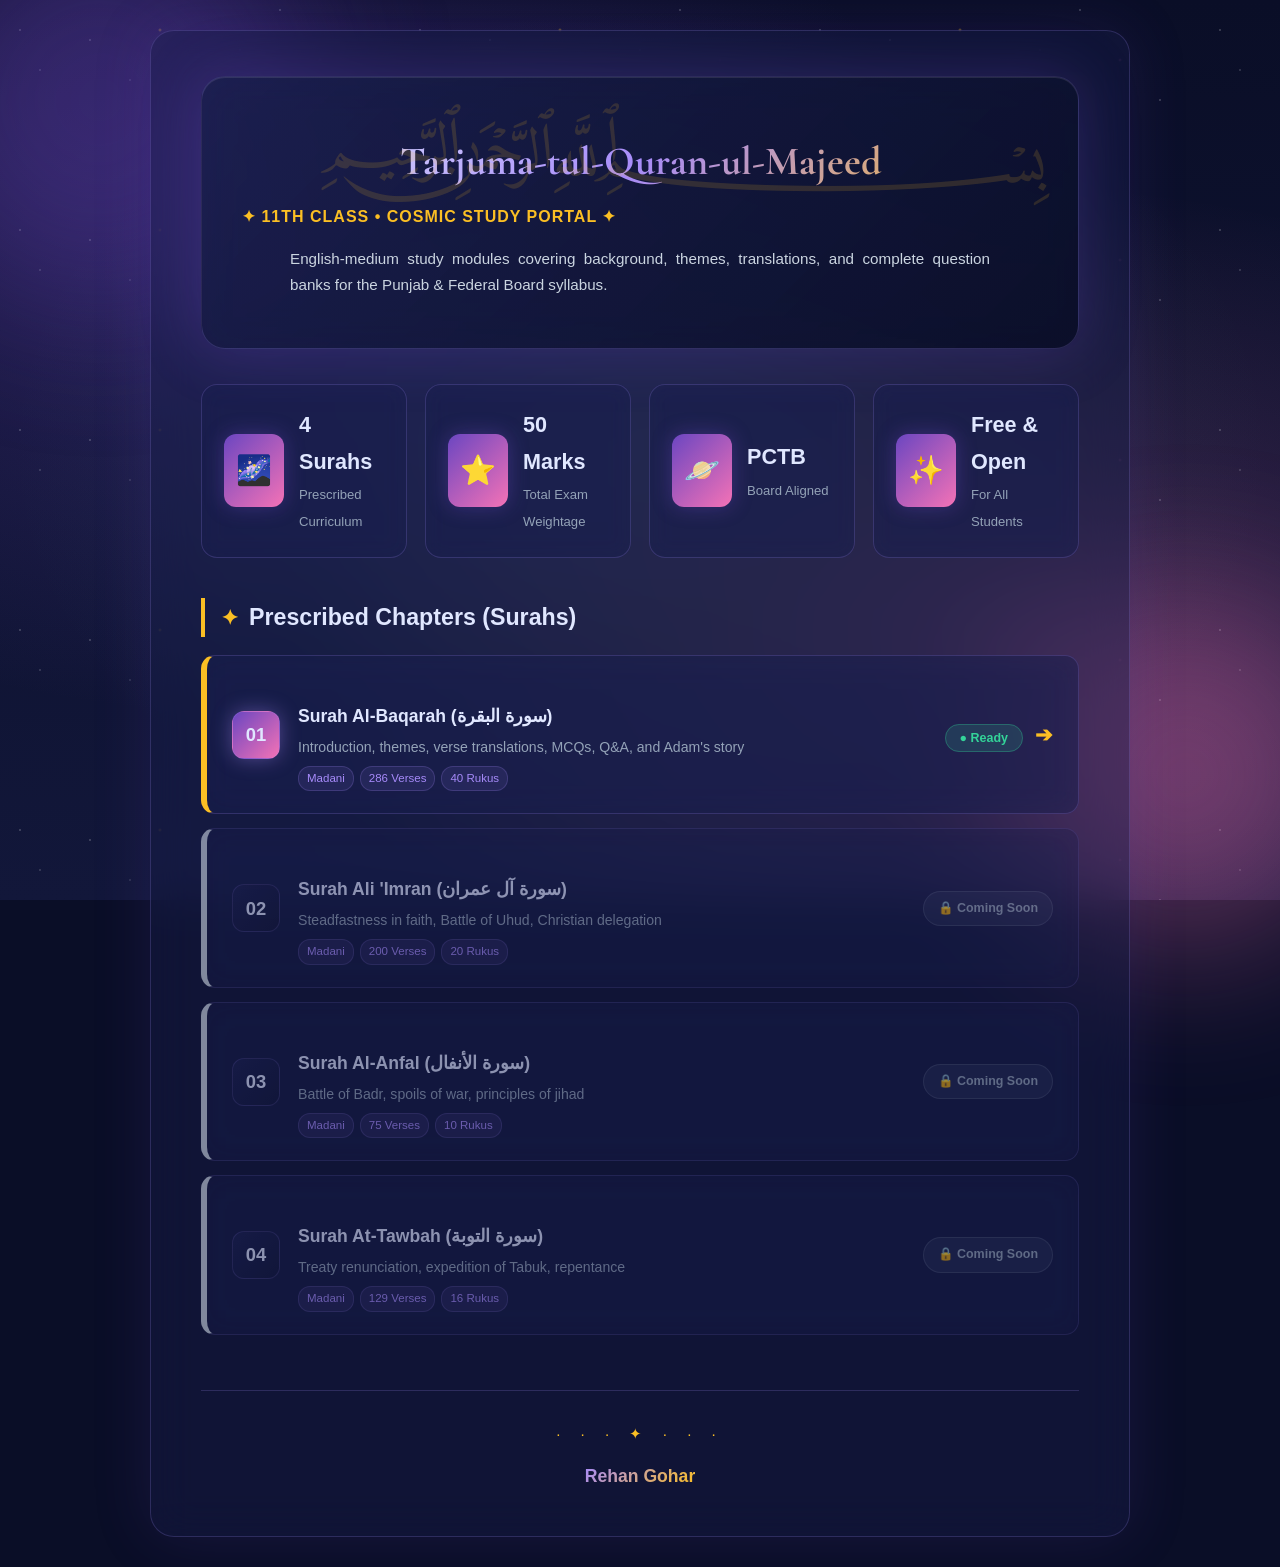
<file: index.html>
<!doctype html>
<html lang="en">
  <head>
    <meta charset="UTF-8" />
    <meta name="viewport" content="width=device-width, initial-scale=1.0" />
    <title>Tarjuma-tul-Quran | Cosmic Study Portal</title>
    <link rel="preconnect" href="https://fonts.googleapis.com" />
    <link
      href="https://fonts.googleapis.com/css2?family=Amiri:wght@400;700&family=Cormorant+Garamond:wght@400;600;700&display=swap"
      rel="stylesheet"
    />
    <link rel="stylesheet" href="styles.css" />
    <style>
      /* Dashboard-specific styles */
      .dashboard-hero {
        background: linear-gradient(
          135deg,
          rgba(26, 31, 78, 0.7),
          rgba(10, 14, 39, 0.9)
        );
        backdrop-filter: blur(20px);
        padding: 50px 40px;
        border-radius: 24px;
        color: var(--moonlight);
        box-shadow:
          0 0 60px rgba(107, 70, 193, 0.3),
          inset 0 1px 0 rgba(255, 255, 255, 0.1);
        border: 1px solid var(--border-glow);
        position: relative;
        overflow: hidden;
        margin-bottom: 35px;
        text-align: center;
      }
      .dashboard-hero::before {
        content: "﷽";
        position: absolute;
        right: 30px;
        top: 20px;
        font-size: 4rem;
        color: rgba(251, 191, 36, 0.15);
        font-family: "Amiri", serif;
      }
      .dashboard-hero h1 {
        font-family: "Cormorant Garamond", serif;
        font-size: 2.5rem;
        background: linear-gradient(
          135deg,
          var(--moonlight),
          var(--stardust),
          var(--gold-star)
        );
        -webkit-background-clip: text;
        -webkit-text-fill-color: transparent;
        background-clip: text;
        margin-bottom: 8px;
      }
      .dashboard-hero p.tagline {
        color: var(--gold-star);
        font-weight: 600;
        letter-spacing: 1px;
        text-transform: uppercase;
        font-size: 1rem;
      }
      .dashboard-hero p.desc {
        color: var(--text-glow);
        max-width: 700px;
        margin: 15px auto 0;
        font-size: 0.95rem;
      }
      .stats-grid {
        display: grid;
        grid-template-columns: repeat(auto-fit, minmax(200px, 1fr));
        gap: 18px;
        margin-bottom: 40px;
      }
      .stat-card {
        background: var(--card-bg);
        backdrop-filter: blur(10px);
        padding: 22px;
        border-radius: 16px;
        border: 1px solid var(--border-glow);
        display: flex;
        align-items: center;
        gap: 15px;
        transition: all 0.3s;
      }
      .stat-card:hover {
        transform: translateY(-4px);
        border-color: var(--stardust);
        box-shadow: 0 10px 40px rgba(167, 139, 250, 0.2);
      }
      .stat-icon {
        font-size: 1.8rem;
        background: linear-gradient(135deg, var(--cosmic-purple), var(--nova));
        padding: 12px;
        border-radius: 12px;
        box-shadow: 0 0 20px rgba(107, 70, 193, 0.4);
      }
      .stat-info h4 {
        font-size: 1.35rem;
        color: var(--moonlight);
        font-weight: 700;
      }
      .stat-info span {
        font-size: 0.82rem;
        color: var(--text-muted);
      }

      .toc-grid {
        display: grid;
        grid-template-columns: 1fr;
        gap: 14px;
        margin-bottom: 45px;
      }
      .toc-card {
        background: var(--card-bg);
        backdrop-filter: blur(15px);
        padding: 22px 25px;
        border-radius: 14px;
        border: 1px solid var(--border-glow);
        border-left: 6px solid #cbd5e1;
        display: flex;
        align-items: center;
        justify-content: space-between;
        text-decoration: none;
        color: inherit;
        transition: all 0.3s;
      }
      .toc-card.active {
        border-left-color: var(--gold-star);
      }
      .toc-card.active:hover {
        transform: translateX(6px);
        border-color: var(--stardust);
        box-shadow: 0 10px 40px rgba(167, 139, 250, 0.15);
      }
      .toc-card.locked {
        opacity: 0.6;
        cursor: not-allowed;
      }
      .chapter-main {
        display: flex;
        align-items: center;
        gap: 18px;
      }
      .chapter-num {
        font-size: 1.15rem;
        font-weight: 700;
        color: var(--moonlight);
        background: linear-gradient(135deg, var(--nebula), var(--deep-space));
        min-width: 48px;
        height: 48px;
        display: flex;
        align-items: center;
        justify-content: center;
        border-radius: 12px;
        border: 1px solid var(--border-glow);
      }
      .active .chapter-num {
        background: linear-gradient(135deg, var(--cosmic-purple), var(--nova));
        box-shadow: 0 0 20px rgba(167, 139, 250, 0.4);
      }
      .chapter-info h3 {
        color: var(--moonlight);
        font-size: 1.1rem;
        margin-bottom: 4px;
      }
      .chapter-info p {
        color: var(--text-muted);
        font-size: 0.88rem;
        margin: 0;
      }
      .chapter-meta {
        display: flex;
        gap: 6px;
        margin-top: 6px;
      }
      .meta-tag {
        font-size: 0.72rem;
        padding: 2px 8px;
        background: rgba(167, 139, 250, 0.1);
        border: 1px solid rgba(167, 139, 250, 0.2);
        border-radius: 12px;
        color: var(--stardust);
      }
      .badge {
        padding: 6px 14px;
        border-radius: 20px;
        font-size: 0.78rem;
        font-weight: 600;
      }
      .badge.ready {
        background: rgba(52, 211, 153, 0.15);
        color: var(--aurora);
        border: 1px solid rgba(52, 211, 153, 0.3);
      }
      .badge.locked {
        background: rgba(148, 163, 184, 0.1);
        color: var(--text-muted);
        border: 1px solid rgba(148, 163, 184, 0.2);
      }
      .arrow-icon {
        color: var(--gold-star);
        font-size: 1.3rem;
        font-weight: bold;
        margin-left: 12px;
      }
    </style>
  </head>
  <body>
    <div class="orb orb-1"></div>
    <div class="orb orb-2"></div>
    <div class="container">
      <div class="dashboard-hero">
        <h1>Tarjuma-tul-Quran-ul-Majeed</h1>
        <p class="tagline">✦ 11th Class • Cosmic Study Portal ✦</p>
        <p class="desc">
          English-medium study modules covering background, themes,
          translations, and complete question banks for the Punjab & Federal
          Board syllabus.
        </p>
      </div>

      <div class="stats-grid">
        <div class="stat-card">
          <div class="stat-icon">🌌</div>
          <div class="stat-info">
            <h4>4 Surahs</h4>
            <span>Prescribed Curriculum</span>
          </div>
        </div>
        <div class="stat-card">
          <div class="stat-icon">⭐</div>
          <div class="stat-info">
            <h4>50 Marks</h4>
            <span>Total Exam Weightage</span>
          </div>
        </div>
        <div class="stat-card">
          <div class="stat-icon">🪐</div>
          <div class="stat-info">
            <h4>PCTB</h4>
            <span>Board Aligned</span>
          </div>
        </div>
        <div class="stat-card">
          <div class="stat-icon">✨</div>
          <div class="stat-info">
            <h4>Free & Open</h4>
            <span>For All Students</span>
          </div>
        </div>
      </div>

      <h2>Prescribed Chapters (Surahs)</h2>

      <div class="toc-grid">
        <a href="surah-al-baqarah.html" class="toc-card active">
          <div class="chapter-main">
            <div class="chapter-num">01</div>
            <div class="chapter-info">
              <h3>Surah Al-Baqarah (سورة البقرة)</h3>
              <p>
                Introduction, themes, verse translations, MCQs, Q&A, and Adam's
                story
              </p>
              <div class="chapter-meta">
                <span class="meta-tag">Madani</span>
                <span class="meta-tag">286 Verses</span>
                <span class="meta-tag">40 Rukus</span>
              </div>
            </div>
          </div>
          <div>
            <span class="badge ready">● Ready</span
            ><span class="arrow-icon">➔</span>
          </div>
        </a>

        <div class="toc-card locked">
          <div class="chapter-main">
            <div class="chapter-num">02</div>
            <div class="chapter-info">
              <h3>Surah Ali 'Imran (سورة آل عمران)</h3>
              <p>
                Steadfastness in faith, Battle of Uhud, Christian delegation
              </p>
              <div class="chapter-meta">
                <span class="meta-tag">Madani</span>
                <span class="meta-tag">200 Verses</span>
                <span class="meta-tag">20 Rukus</span>
              </div>
            </div>
          </div>
          <span class="badge locked">🔒 Coming Soon</span>
        </div>

        <div class="toc-card locked">
          <div class="chapter-main">
            <div class="chapter-num">03</div>
            <div class="chapter-info">
              <h3>Surah Al-Anfal (سورة الأنفال)</h3>
              <p>Battle of Badr, spoils of war, principles of jihad</p>
              <div class="chapter-meta">
                <span class="meta-tag">Madani</span>
                <span class="meta-tag">75 Verses</span>
                <span class="meta-tag">10 Rukus</span>
              </div>
            </div>
          </div>
          <span class="badge locked">🔒 Coming Soon</span>
        </div>

        <div class="toc-card locked">
          <div class="chapter-main">
            <div class="chapter-num">04</div>
            <div class="chapter-info">
              <h3>Surah At-Tawbah (سورة التوبة)</h3>
              <p>Treaty renunciation, expedition of Tabuk, repentance</p>
              <div class="chapter-meta">
                <span class="meta-tag">Madani</span>
                <span class="meta-tag">129 Verses</span>
                <span class="meta-tag">16 Rukus</span>
              </div>
            </div>
          </div>
          <span class="badge locked">🔒 Coming Soon</span>
        </div>
      </div>

      <footer><span class="name">Rehan Gohar</span></footer>
    </div>
  </body>
</html>
</file>
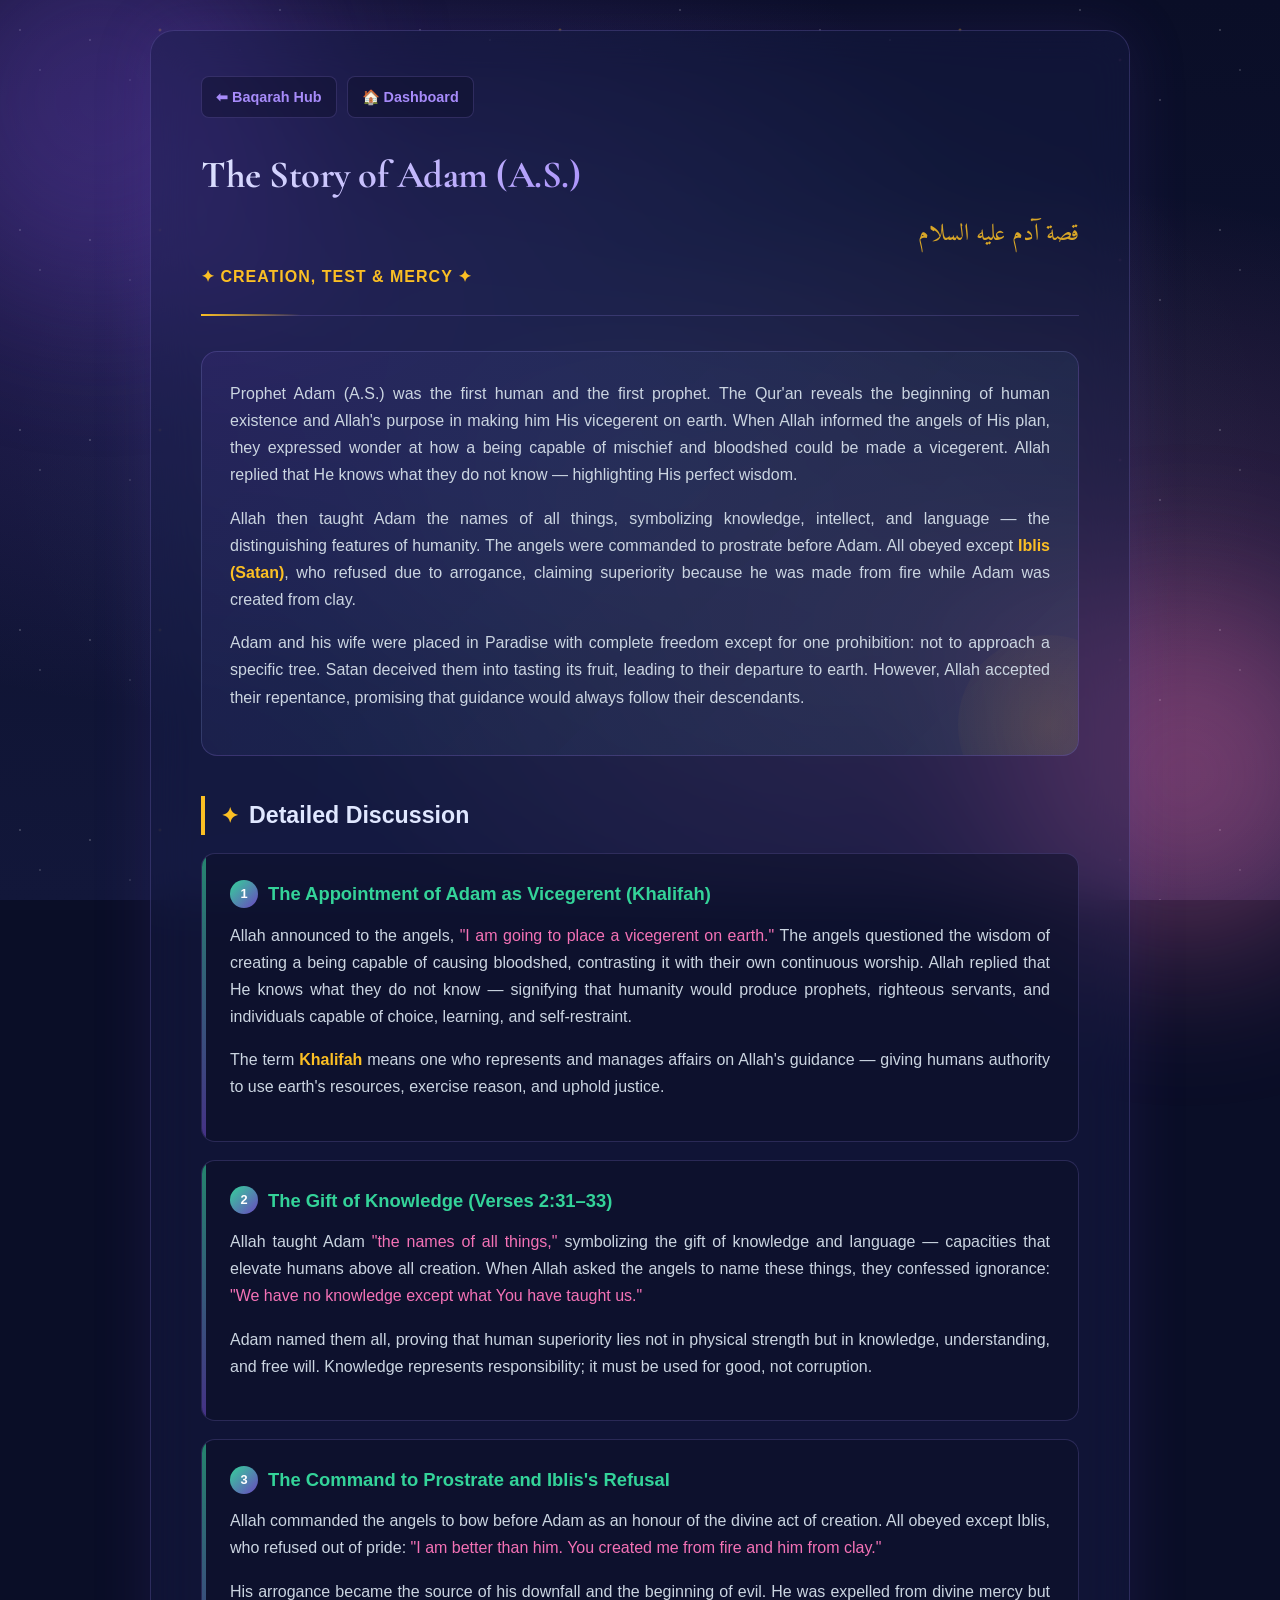
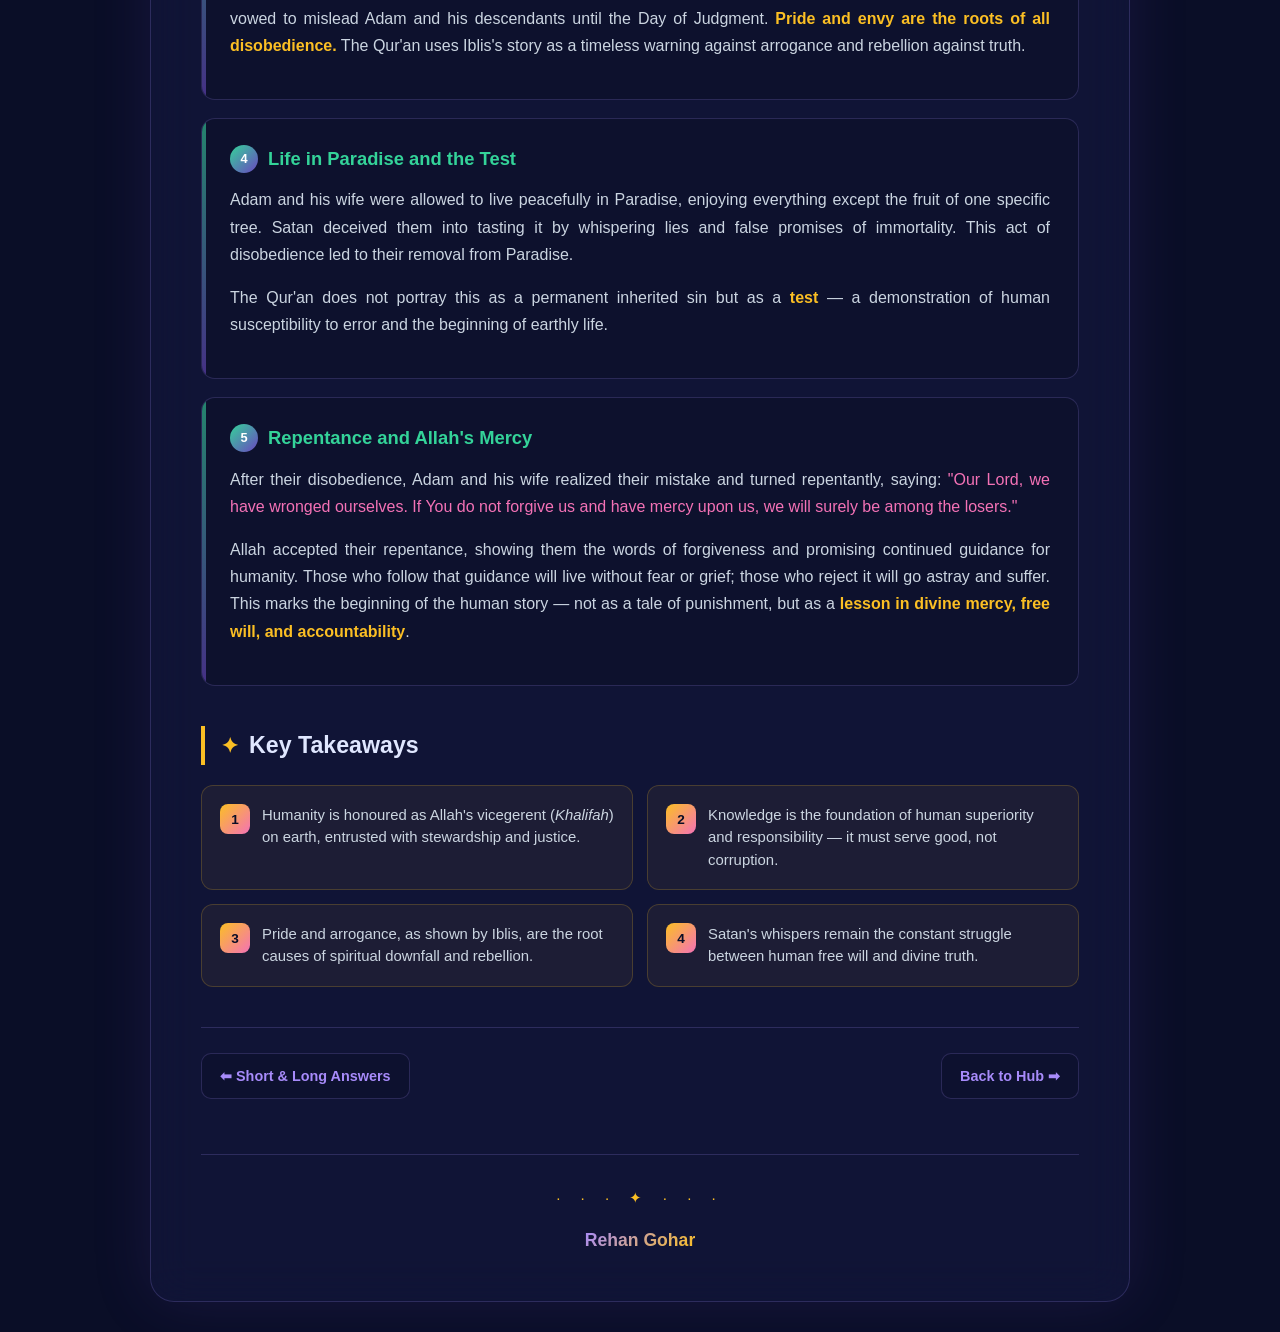
<file: baqarah-adam.html>
<!doctype html>
<html lang="en">
  <head>
    <meta charset="UTF-8" />
    <meta name="viewport" content="width=device-width, initial-scale=1.0" />
    <title>Surah Al-Baqarah | Story of Adam (A.S.)</title>
    <link rel="preconnect" href="https://fonts.googleapis.com" />
    <link
      href="https://fonts.googleapis.com/css2?family=Amiri:wght@400;700&family=Cormorant+Garamond:wght@400;600;700&display=swap"
      rel="stylesheet"
    />
    <link rel="stylesheet" href="styles.css" />
  </head>
  <body>
    <div class="orb orb-1"></div>
    <div class="orb orb-2"></div>
    <div class="container">
      <div class="back-nav">
        <a href="surah-al-baqarah.html" class="back-btn">⬅ Baqarah Hub</a>
        <a href="index.html" class="nav-link">🏠 Dashboard</a>
      </div>

      <header>
        <h1>The Story of Adam (A.S.)</h1>
        <div class="header-arabic">قصة آدم عليه السلام</div>
        <div class="subtitle">✦ Creation, Test & Mercy ✦</div>
      </header>

      <div class="topic-overview">
        <p>
          Prophet Adam (A.S.) was the first human and the first prophet. The
          Qur'an reveals the beginning of human existence and Allah's purpose in
          making him His vicegerent on earth. When Allah informed the angels of
          His plan, they expressed wonder at how a being capable of mischief and
          bloodshed could be made a vicegerent. Allah replied that He knows what
          they do not know — highlighting His perfect wisdom.
        </p>
        <p>
          Allah then taught Adam the names of all things, symbolizing knowledge,
          intellect, and language — the distinguishing features of humanity. The
          angels were commanded to prostrate before Adam. All obeyed except
          <strong>Iblis (Satan)</strong>, who refused due to arrogance, claiming
          superiority because he was made from fire while Adam was created from
          clay.
        </p>
        <p>
          Adam and his wife were placed in Paradise with complete freedom except
          for one prohibition: not to approach a specific tree. Satan deceived
          them into tasting its fruit, leading to their departure to earth.
          However, Allah accepted their repentance, promising that guidance
          would always follow their descendants.
        </p>
      </div>

      <h2>Detailed Discussion</h2>

      <div class="detail-card">
        <h3>
          <span class="num">1</span> The Appointment of Adam as Vicegerent
          (Khalifah)
        </h3>
        <p>
          Allah announced to the angels,
          <em>"I am going to place a vicegerent on earth."</em> The angels
          questioned the wisdom of creating a being capable of causing
          bloodshed, contrasting it with their own continuous worship. Allah
          replied that He knows what they do not know — signifying that humanity
          would produce prophets, righteous servants, and individuals capable of
          choice, learning, and self-restraint.
        </p>
        <p>
          The term <strong>Khalifah</strong> means one who represents and
          manages affairs on Allah's guidance — giving humans authority to use
          earth's resources, exercise reason, and uphold justice.
        </p>
      </div>

      <div class="detail-card">
        <h3>
          <span class="num">2</span> The Gift of Knowledge (Verses 2:31–33)
        </h3>
        <p>
          Allah taught Adam <em>"the names of all things,"</em> symbolizing the
          gift of knowledge and language — capacities that elevate humans above
          all creation. When Allah asked the angels to name these things, they
          confessed ignorance:
          <em>"We have no knowledge except what You have taught us."</em>
        </p>
        <p>
          Adam named them all, proving that human superiority lies not in
          physical strength but in knowledge, understanding, and free will.
          Knowledge represents responsibility; it must be used for good, not
          corruption.
        </p>
      </div>

      <div class="detail-card">
        <h3>
          <span class="num">3</span> The Command to Prostrate and Iblis's
          Refusal
        </h3>
        <p>
          Allah commanded the angels to bow before Adam as an honour of the
          divine act of creation. All obeyed except Iblis, who refused out of
          pride:
          <em
            >"I am better than him. You created me from fire and him from
            clay."</em
          >
        </p>
        <p>
          His arrogance became the source of his downfall and the beginning of
          evil. He was expelled from divine mercy but vowed to mislead Adam and
          his descendants until the Day of Judgment.
          <strong>Pride and envy are the roots of all disobedience.</strong> The
          Qur'an uses Iblis's story as a timeless warning against arrogance and
          rebellion against truth.
        </p>
      </div>

      <div class="detail-card">
        <h3><span class="num">4</span> Life in Paradise and the Test</h3>
        <p>
          Adam and his wife were allowed to live peacefully in Paradise,
          enjoying everything except the fruit of one specific tree. Satan
          deceived them into tasting it by whispering lies and false promises of
          immortality. This act of disobedience led to their removal from
          Paradise.
        </p>
        <p>
          The Qur'an does not portray this as a permanent inherited sin but as a
          <strong>test</strong> — a demonstration of human susceptibility to
          error and the beginning of earthly life.
        </p>
      </div>

      <div class="detail-card">
        <h3><span class="num">5</span> Repentance and Allah's Mercy</h3>
        <p>
          After their disobedience, Adam and his wife realized their mistake and
          turned repentantly, saying:
          <em
            >"Our Lord, we have wronged ourselves. If You do not forgive us and
            have mercy upon us, we will surely be among the losers."</em
          >
        </p>
        <p>
          Allah accepted their repentance, showing them the words of forgiveness
          and promising continued guidance for humanity. Those who follow that
          guidance will live without fear or grief; those who reject it will go
          astray and suffer. This marks the beginning of the human story — not
          as a tale of punishment, but as a
          <strong>lesson in divine mercy, free will, and accountability</strong
          >.
        </p>
      </div>

      <h2>Key Takeaways</h2>
      <div class="takeaway-grid">
        <div class="takeaway-item">
          <div class="takeaway-num">1</div>
          <div class="takeaway-text">
            Humanity is honoured as Allah's vicegerent (<em>Khalifah</em>) on
            earth, entrusted with stewardship and justice.
          </div>
        </div>
        <div class="takeaway-item">
          <div class="takeaway-num">2</div>
          <div class="takeaway-text">
            Knowledge is the foundation of human superiority and responsibility
            — it must serve good, not corruption.
          </div>
        </div>
        <div class="takeaway-item">
          <div class="takeaway-num">3</div>
          <div class="takeaway-text">
            Pride and arrogance, as shown by Iblis, are the root causes of
            spiritual downfall and rebellion.
          </div>
        </div>
        <div class="takeaway-item">
          <div class="takeaway-num">4</div>
          <div class="takeaway-text">
            Satan's whispers remain the constant struggle between human free
            will and divine truth.
          </div>
        </div>
      </div>

      <div class="page-nav">
        <a href="baqarah-qa.html">⬅ Short & Long Answers</a>
        <a href="surah-al-baqarah.html">Back to Hub ➡</a>
      </div>

      <footer><span class="name">Rehan Gohar</span></footer>
    </div>
  </body>
</html>
</file>
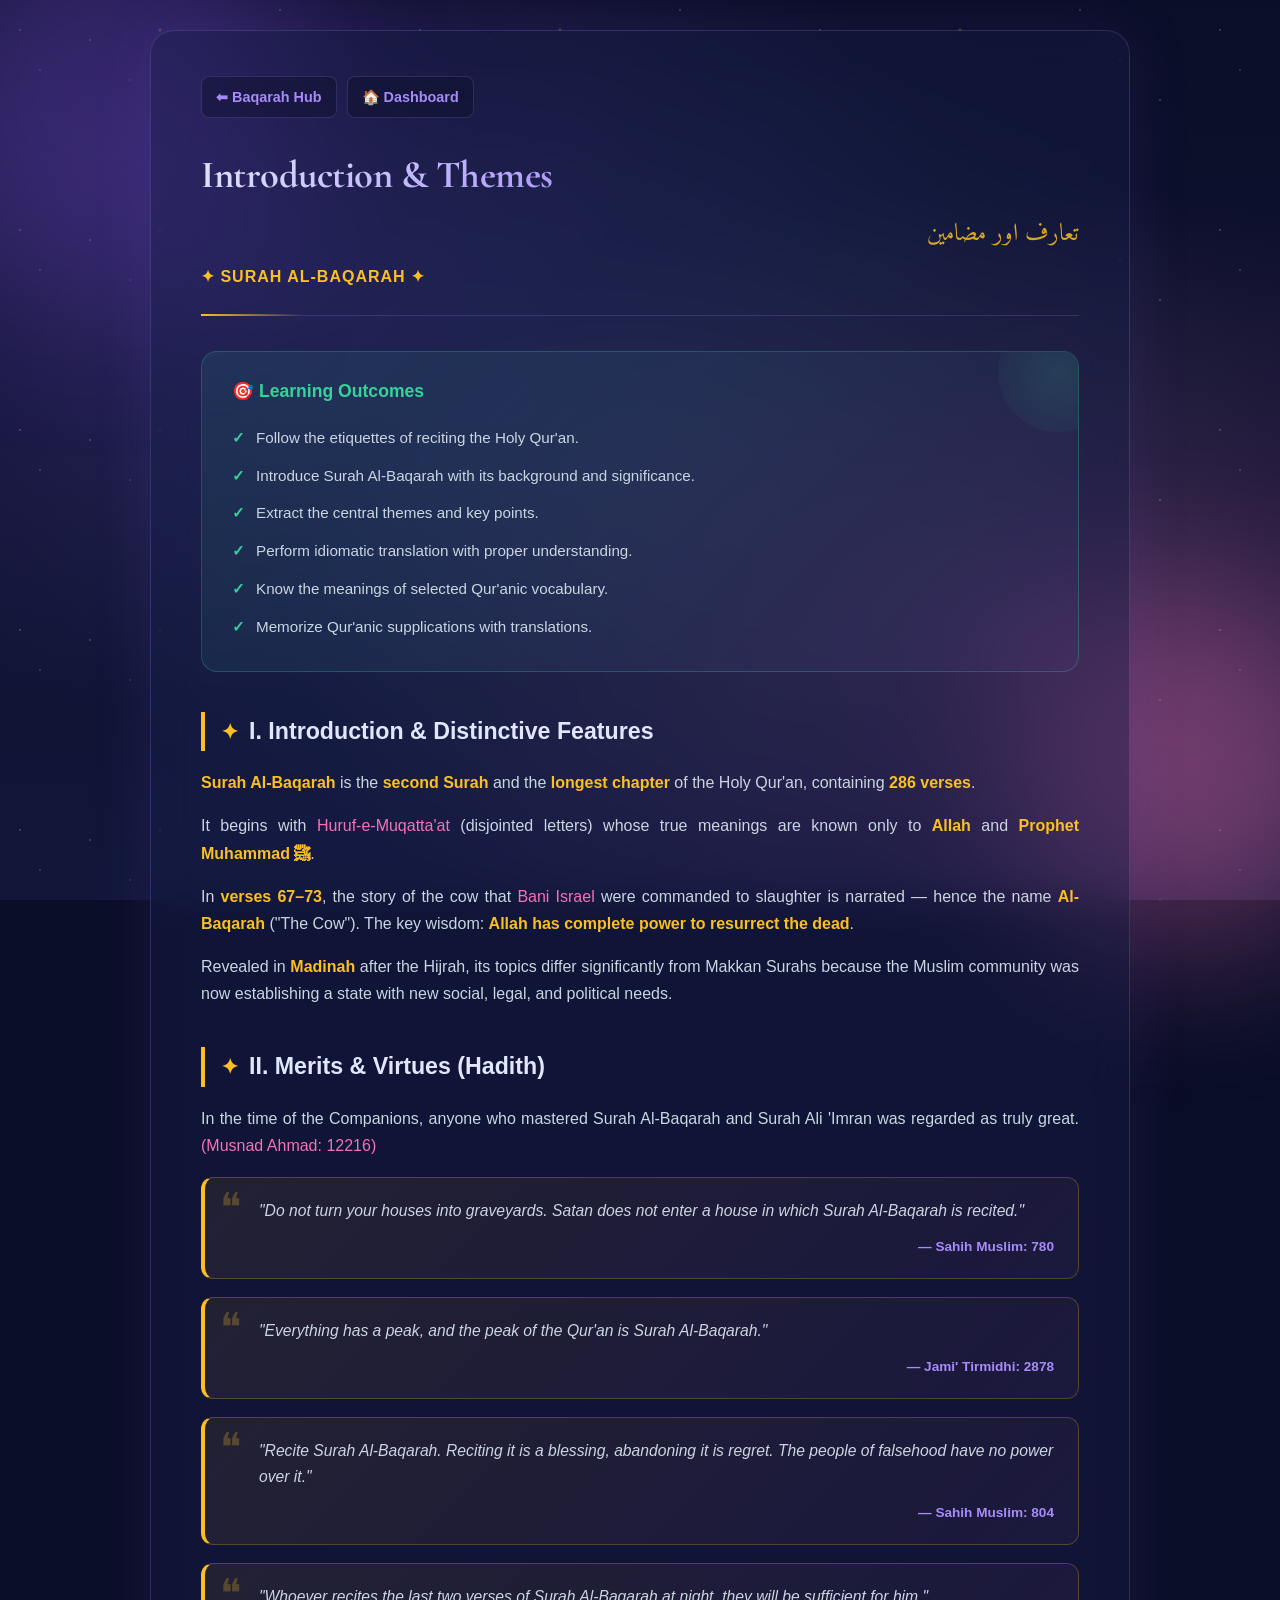
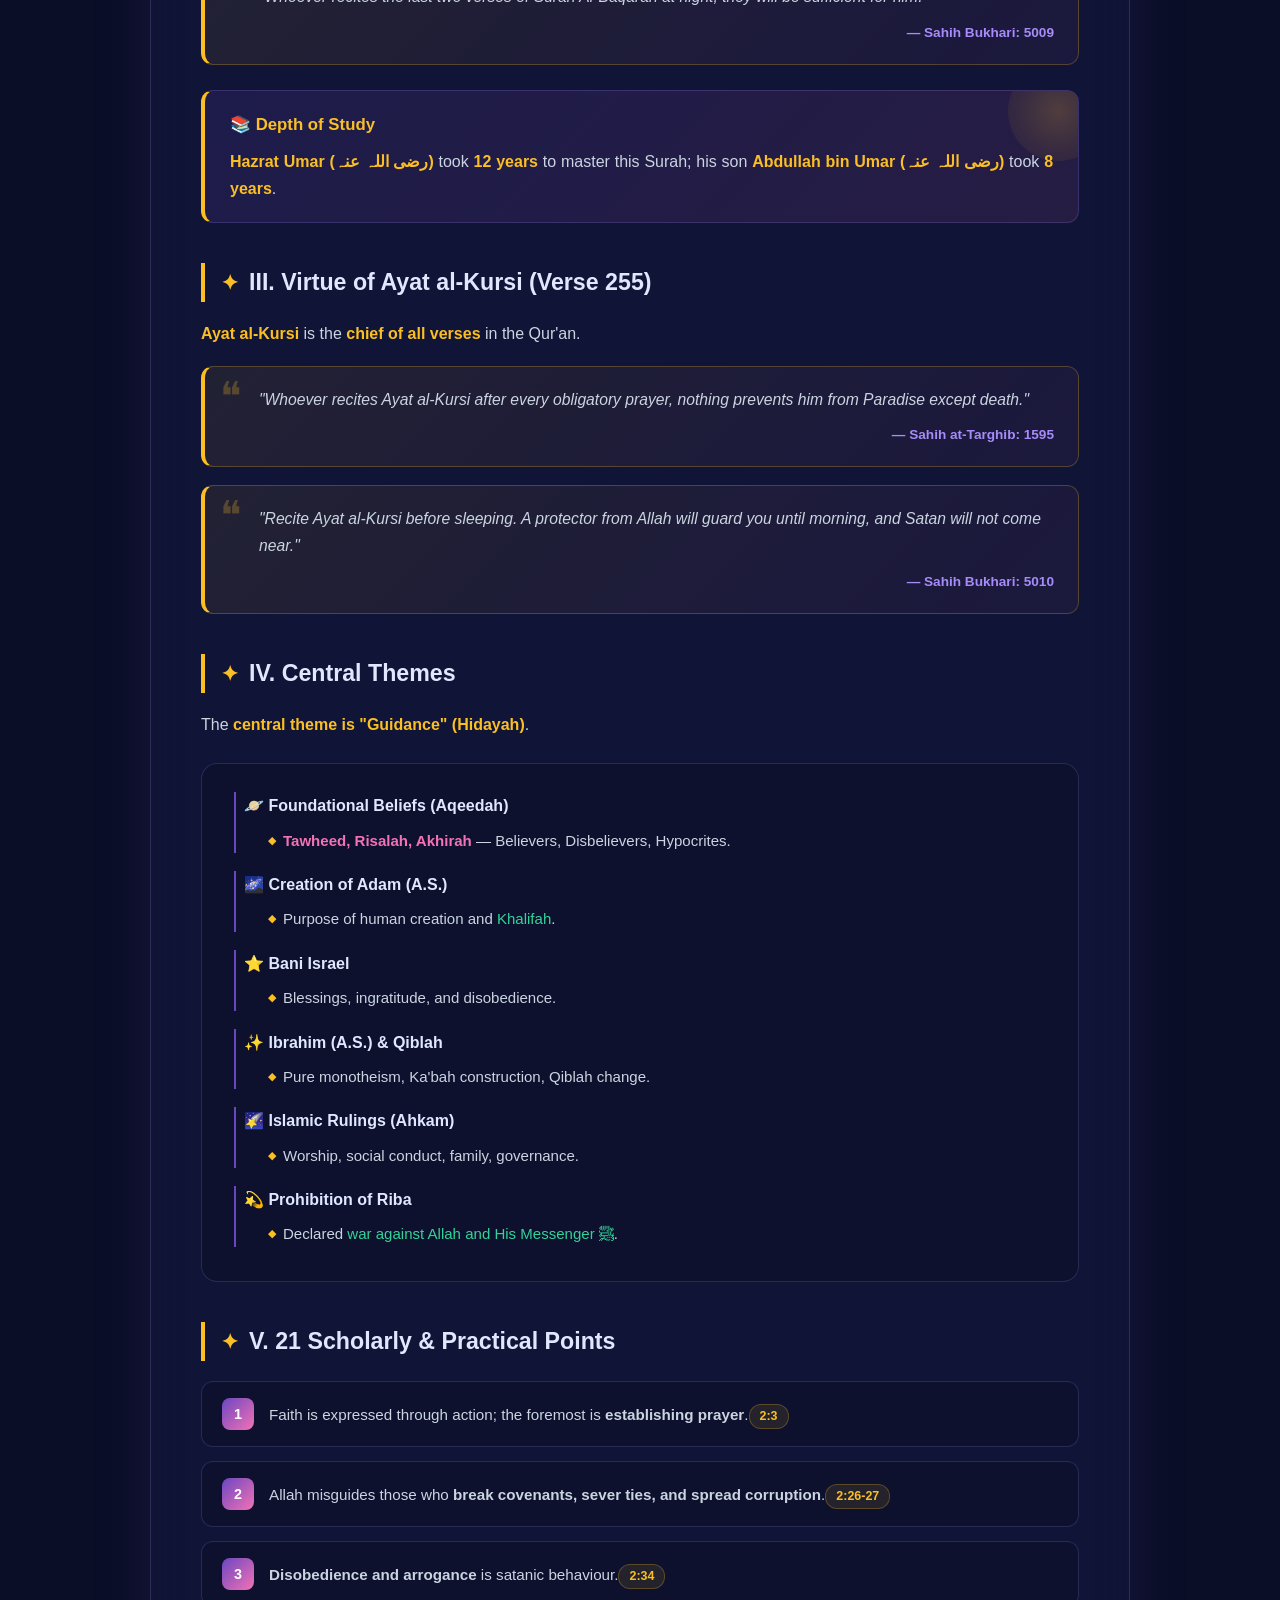
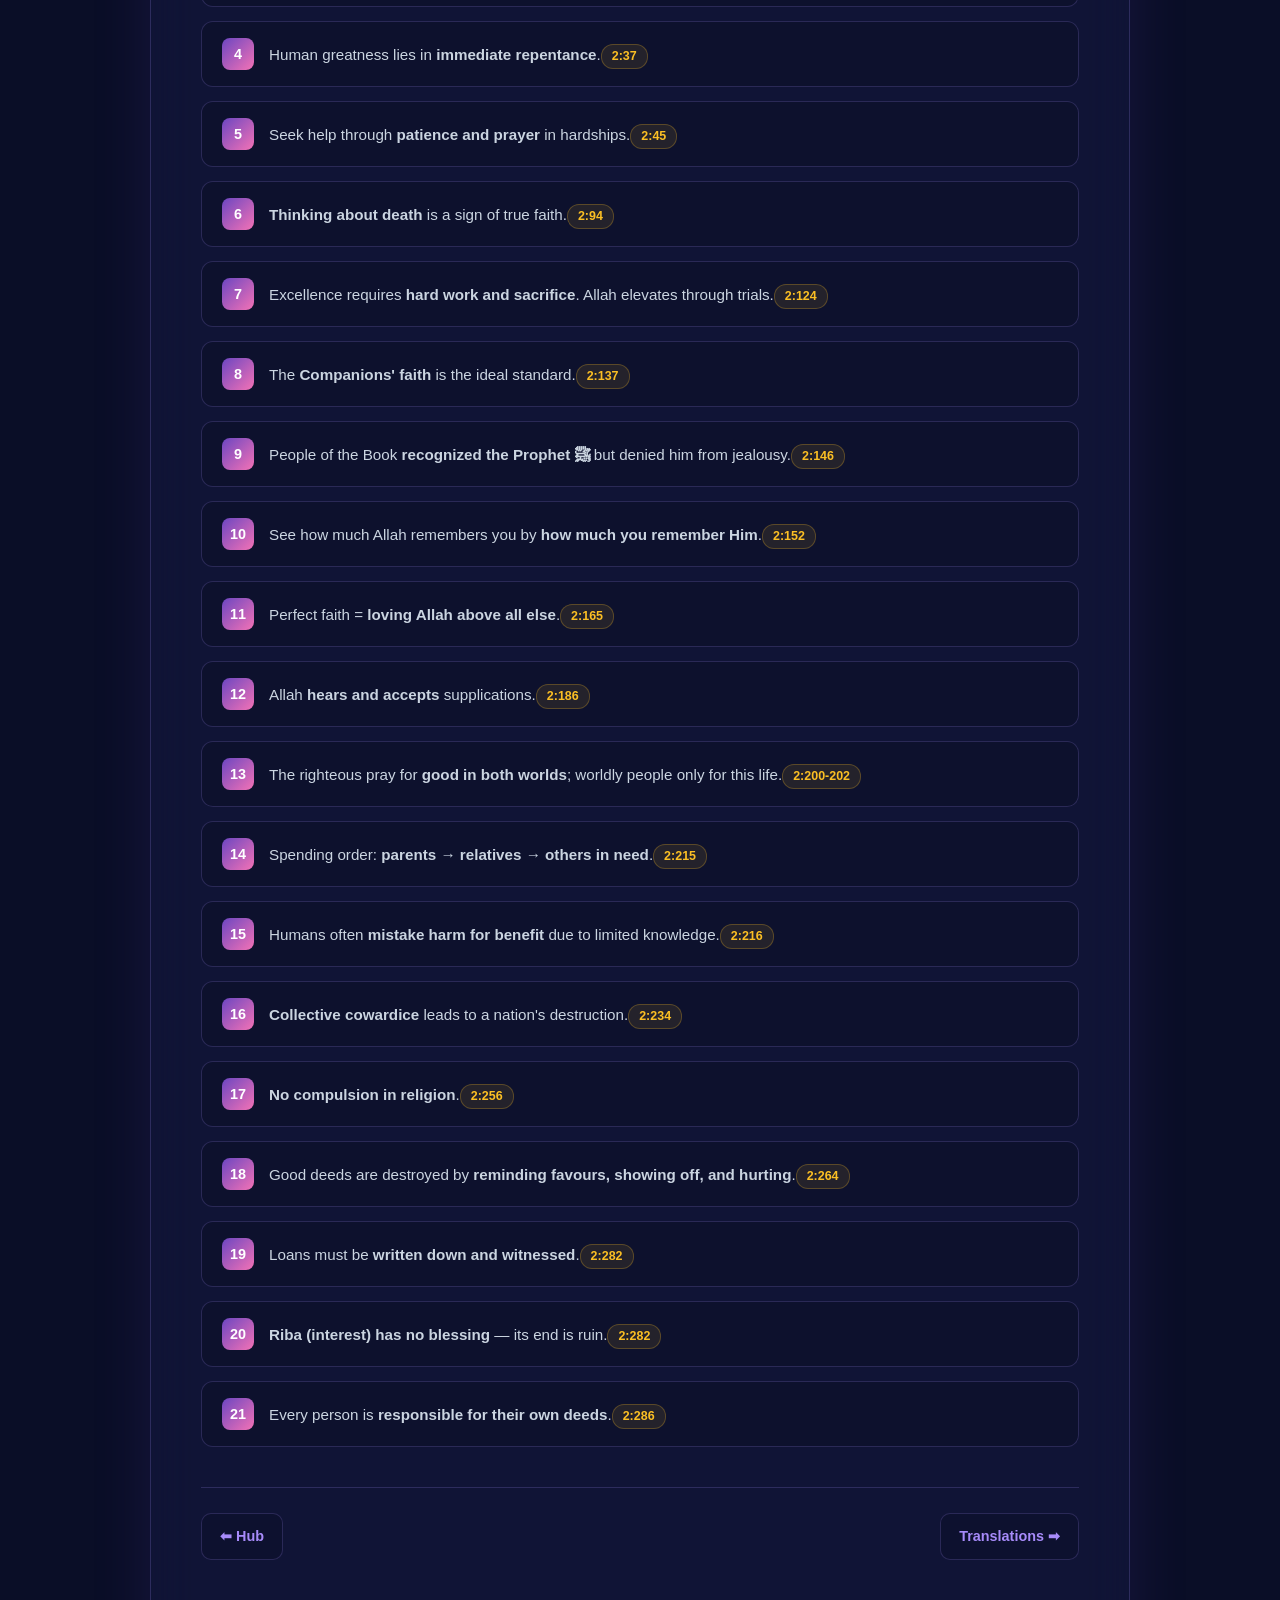
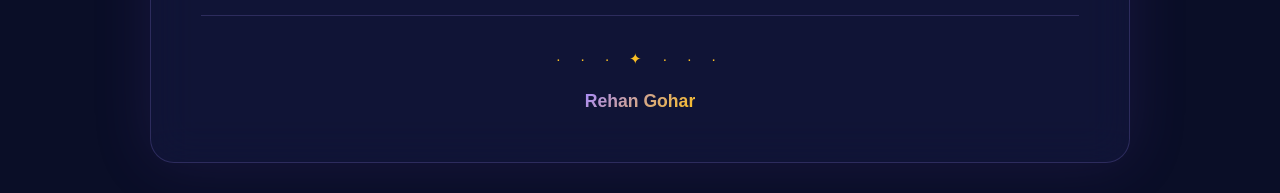
<file: baqarah-intro.html>
<!doctype html>
<html lang="en">
  <head>
    <meta charset="UTF-8" />
    <meta name="viewport" content="width=device-width, initial-scale=1.0" />
    <title>Surah Al-Baqarah | Introduction & Themes</title>
    <link rel="preconnect" href="https://fonts.googleapis.com" />
    <link
      href="https://fonts.googleapis.com/css2?family=Amiri:wght@400;700&family=Cormorant+Garamond:wght@400;600;700&display=swap"
      rel="stylesheet"
    />
    <link rel="stylesheet" href="styles.css" />
  </head>
  <body>
    <div class="orb orb-1"></div>
    <div class="orb orb-2"></div>
    <div class="container">
      <div class="back-nav">
        <a href="surah-al-baqarah.html" class="back-btn">⬅ Baqarah Hub</a>
        <a href="index.html" class="nav-link">🏠 Dashboard</a>
      </div>

      <header>
        <h1>Introduction & Themes</h1>
        <div class="header-arabic">تعارف اور مضامین</div>
        <div class="subtitle">✦ Surah Al-Baqarah ✦</div>
      </header>

      <div class="learning-outcomes">
        <div class="lo-title">🎯 Learning Outcomes</div>
        <ul>
          <li>Follow the etiquettes of reciting the Holy Qur'an.</li>
          <li>
            Introduce Surah Al-Baqarah with its background and significance.
          </li>
          <li>Extract the central themes and key points.</li>
          <li>Perform idiomatic translation with proper understanding.</li>
          <li>Know the meanings of selected Qur'anic vocabulary.</li>
          <li>Memorize Qur'anic supplications with translations.</li>
        </ul>
      </div>

      <h2>I. Introduction & Distinctive Features</h2>
      <p>
        <strong>Surah Al-Baqarah</strong> is the
        <strong>second Surah</strong> and the
        <strong>longest chapter</strong> of the Holy Qur'an, containing
        <strong>286 verses</strong>.
      </p>
      <p>
        It begins with <em>Huruf-e-Muqatta'at</em> (disjointed letters) whose
        true meanings are known only to <strong>Allah</strong> and
        <strong>Prophet Muhammad ﷺ</strong>.
      </p>
      <p>
        In <strong>verses 67–73</strong>, the story of the cow that
        <em>Bani Israel</em> were commanded to slaughter is narrated — hence the
        name <strong>Al-Baqarah</strong> ("The Cow"). The key wisdom:
        <strong>Allah has complete power to resurrect the dead</strong>.
      </p>
      <p>
        Revealed in <strong>Madinah</strong> after the Hijrah, its topics differ
        significantly from Makkan Surahs because the Muslim community was now
        establishing a state with new social, legal, and political needs.
      </p>

      <h2>II. Merits & Virtues (Hadith)</h2>
      <p>
        In the time of the Companions, anyone who mastered Surah Al-Baqarah and
        Surah Ali 'Imran was regarded as truly great.
        <em>(Musnad Ahmad: 12216)</em>
      </p>
      <div class="hadith-card">
        <div class="hadith-text">
          "Do not turn your houses into graveyards. Satan does not enter a house
          in which Surah Al-Baqarah is recited."<span class="hadith-source"
            >— Sahih Muslim: 780</span
          >
        </div>
      </div>
      <div class="hadith-card">
        <div class="hadith-text">
          "Everything has a peak, and the peak of the Qur'an is Surah
          Al-Baqarah."<span class="hadith-source">— Jami' Tirmidhi: 2878</span>
        </div>
      </div>
      <div class="hadith-card">
        <div class="hadith-text">
          "Recite Surah Al-Baqarah. Reciting it is a blessing, abandoning it is
          regret. The people of falsehood have no power over it."<span
            class="hadith-source"
            >— Sahih Muslim: 804</span
          >
        </div>
      </div>
      <div class="hadith-card">
        <div class="hadith-text">
          "Whoever recites the last two verses of Surah Al-Baqarah at night,
          they will be sufficient for him."<span class="hadith-source"
            >— Sahih Bukhari: 5009</span
          >
        </div>
      </div>
      <div class="callout-box">
        <div class="callout-title">📚 Depth of Study</div>
        <p>
          <strong>Hazrat Umar (رضی اللہ عنہ)</strong> took
          <strong>12 years</strong> to master this Surah; his son
          <strong>Abdullah bin Umar (رضی اللہ عنہ)</strong> took
          <strong>8 years</strong>.
        </p>
      </div>

      <h2>III. Virtue of Ayat al-Kursi (Verse 255)</h2>
      <p>
        <strong>Ayat al-Kursi</strong> is the
        <strong>chief of all verses</strong> in the Qur'an.
      </p>
      <div class="hadith-card">
        <div class="hadith-text">
          "Whoever recites Ayat al-Kursi after every obligatory prayer, nothing
          prevents him from Paradise except death."<span class="hadith-source"
            >— Sahih at-Targhib: 1595</span
          >
        </div>
      </div>
      <div class="hadith-card">
        <div class="hadith-text">
          "Recite Ayat al-Kursi before sleeping. A protector from Allah will
          guard you until morning, and Satan will not come near."<span
            class="hadith-source"
            >— Sahih Bukhari: 5010</span
          >
        </div>
      </div>

      <h2>IV. Central Themes</h2>
      <p>The <strong>central theme is "Guidance" (Hidayah)</strong>.</p>
      <div class="tree-structure">
        <ul>
          <li>
            🪐 Foundational Beliefs (Aqeedah)
            <ul>
              <li>
                <strong>Tawheed, Risalah, Akhirah</strong> — Believers,
                Disbelievers, Hypocrites.
              </li>
            </ul>
          </li>
          <li>
            🌌 Creation of Adam (A.S.)
            <ul>
              <li>Purpose of human creation and <em>Khalifah</em>.</li>
            </ul>
          </li>
          <li>
            ⭐ Bani Israel
            <ul>
              <li>Blessings, ingratitude, and disobedience.</li>
            </ul>
          </li>
          <li>
            ✨ Ibrahim (A.S.) & Qiblah
            <ul>
              <li>Pure monotheism, Ka'bah construction, Qiblah change.</li>
            </ul>
          </li>
          <li>
            🌠 Islamic Rulings (Ahkam)
            <ul>
              <li>Worship, social conduct, family, governance.</li>
            </ul>
          </li>
          <li>
            💫 Prohibition of Riba
            <ul>
              <li>Declared <em>war against Allah and His Messenger ﷺ</em>.</li>
            </ul>
          </li>
        </ul>
      </div>

      <h2>V. 21 Scholarly & Practical Points</h2>
      <div class="practical-grid">
        <div class="practical-item">
          <div class="practical-num">1</div>
          <div class="practical-text">
            Faith is expressed through action; the foremost is
            <strong>establishing prayer</strong>.<span class="practical-ref"
              >2:3</span
            >
          </div>
        </div>
        <div class="practical-item">
          <div class="practical-num">2</div>
          <div class="practical-text">
            Allah misguides those who
            <strong>break covenants, sever ties, and spread corruption</strong
            >.<span class="practical-ref">2:26-27</span>
          </div>
        </div>
        <div class="practical-item">
          <div class="practical-num">3</div>
          <div class="practical-text">
            <strong>Disobedience and arrogance</strong> is satanic
            behaviour.<span class="practical-ref">2:34</span>
          </div>
        </div>
        <div class="practical-item">
          <div class="practical-num">4</div>
          <div class="practical-text">
            Human greatness lies in <strong>immediate repentance</strong>.<span
              class="practical-ref"
              >2:37</span
            >
          </div>
        </div>
        <div class="practical-item">
          <div class="practical-num">5</div>
          <div class="practical-text">
            Seek help through <strong>patience and prayer</strong> in
            hardships.<span class="practical-ref">2:45</span>
          </div>
        </div>
        <div class="practical-item">
          <div class="practical-num">6</div>
          <div class="practical-text">
            <strong>Thinking about death</strong> is a sign of true faith.<span
              class="practical-ref"
              >2:94</span
            >
          </div>
        </div>
        <div class="practical-item">
          <div class="practical-num">7</div>
          <div class="practical-text">
            Excellence requires <strong>hard work and sacrifice</strong>. Allah
            elevates through trials.<span class="practical-ref">2:124</span>
          </div>
        </div>
        <div class="practical-item">
          <div class="practical-num">8</div>
          <div class="practical-text">
            The <strong>Companions' faith</strong> is the ideal standard.<span
              class="practical-ref"
              >2:137</span
            >
          </div>
        </div>
        <div class="practical-item">
          <div class="practical-num">9</div>
          <div class="practical-text">
            People of the Book <strong>recognized the Prophet ﷺ</strong> but
            denied him from jealousy.<span class="practical-ref">2:146</span>
          </div>
        </div>
        <div class="practical-item">
          <div class="practical-num">10</div>
          <div class="practical-text">
            See how much Allah remembers you by
            <strong>how much you remember Him</strong>.<span
              class="practical-ref"
              >2:152</span
            >
          </div>
        </div>
        <div class="practical-item">
          <div class="practical-num">11</div>
          <div class="practical-text">
            Perfect faith = <strong>loving Allah above all else</strong>.<span
              class="practical-ref"
              >2:165</span
            >
          </div>
        </div>
        <div class="practical-item">
          <div class="practical-num">12</div>
          <div class="practical-text">
            Allah <strong>hears and accepts</strong> supplications.<span
              class="practical-ref"
              >2:186</span
            >
          </div>
        </div>
        <div class="practical-item">
          <div class="practical-num">13</div>
          <div class="practical-text">
            The righteous pray for <strong>good in both worlds</strong>; worldly
            people only for this life.<span class="practical-ref"
              >2:200-202</span
            >
          </div>
        </div>
        <div class="practical-item">
          <div class="practical-num">14</div>
          <div class="practical-text">
            Spending order:
            <strong>parents → relatives → others in need</strong>.<span
              class="practical-ref"
              >2:215</span
            >
          </div>
        </div>
        <div class="practical-item">
          <div class="practical-num">15</div>
          <div class="practical-text">
            Humans often <strong>mistake harm for benefit</strong> due to
            limited knowledge.<span class="practical-ref">2:216</span>
          </div>
        </div>
        <div class="practical-item">
          <div class="practical-num">16</div>
          <div class="practical-text">
            <strong>Collective cowardice</strong> leads to a nation's
            destruction.<span class="practical-ref">2:234</span>
          </div>
        </div>
        <div class="practical-item">
          <div class="practical-num">17</div>
          <div class="practical-text">
            <strong>No compulsion in religion</strong>.<span
              class="practical-ref"
              >2:256</span
            >
          </div>
        </div>
        <div class="practical-item">
          <div class="practical-num">18</div>
          <div class="practical-text">
            Good deeds are destroyed by
            <strong>reminding favours, showing off, and hurting</strong>.<span
              class="practical-ref"
              >2:264</span
            >
          </div>
        </div>
        <div class="practical-item">
          <div class="practical-num">19</div>
          <div class="practical-text">
            Loans must be <strong>written down and witnessed</strong>.<span
              class="practical-ref"
              >2:282</span
            >
          </div>
        </div>
        <div class="practical-item">
          <div class="practical-num">20</div>
          <div class="practical-text">
            <strong>Riba (interest) has no blessing</strong> — its end is
            ruin.<span class="practical-ref">2:282</span>
          </div>
        </div>
        <div class="practical-item">
          <div class="practical-num">21</div>
          <div class="practical-text">
            Every person is
            <strong>responsible for their own deeds</strong>.<span
              class="practical-ref"
              >2:286</span
            >
          </div>
        </div>
      </div>

      <div class="page-nav">
        <a href="surah-al-baqarah.html">⬅ Hub</a>
        <a href="baqarah-translation.html">Translations ➡</a>
      </div>

      <footer><span class="name">Rehan Gohar</span></footer>
    </div>
  </body>
</html>
</file>
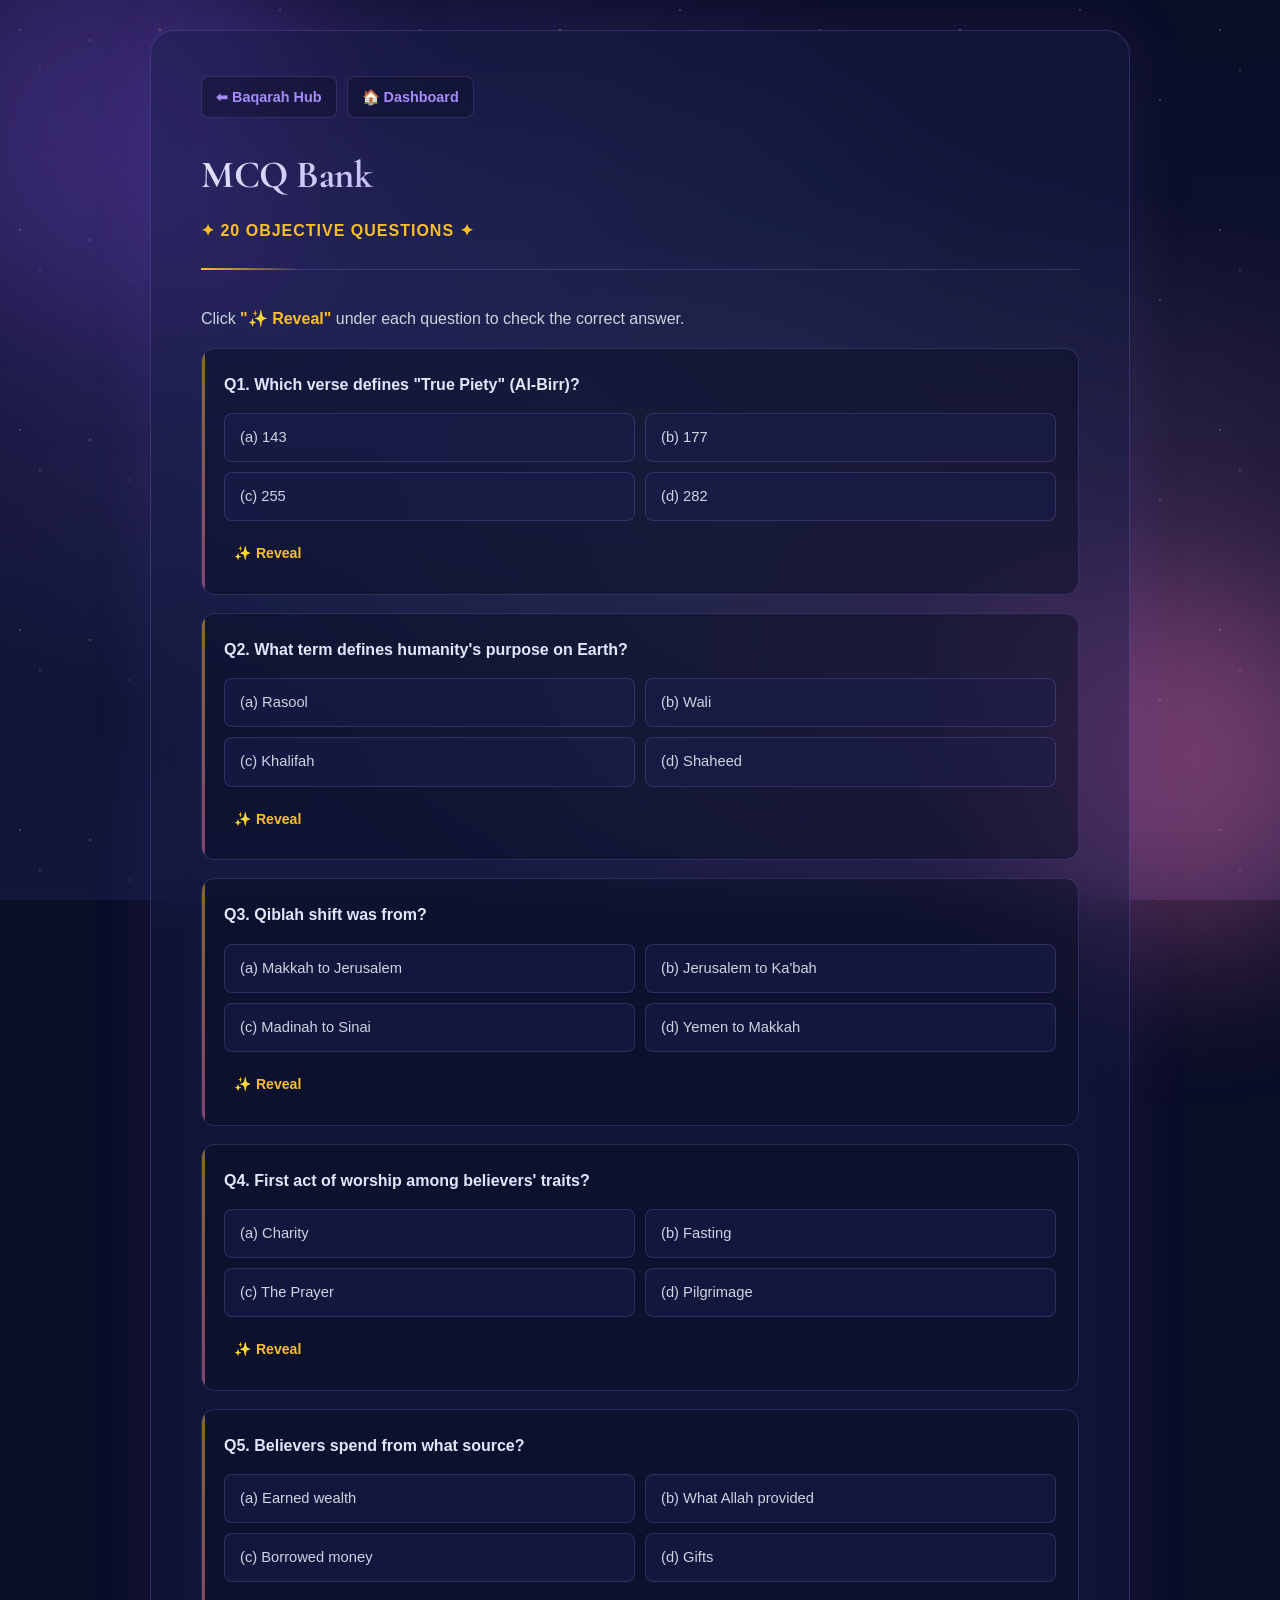
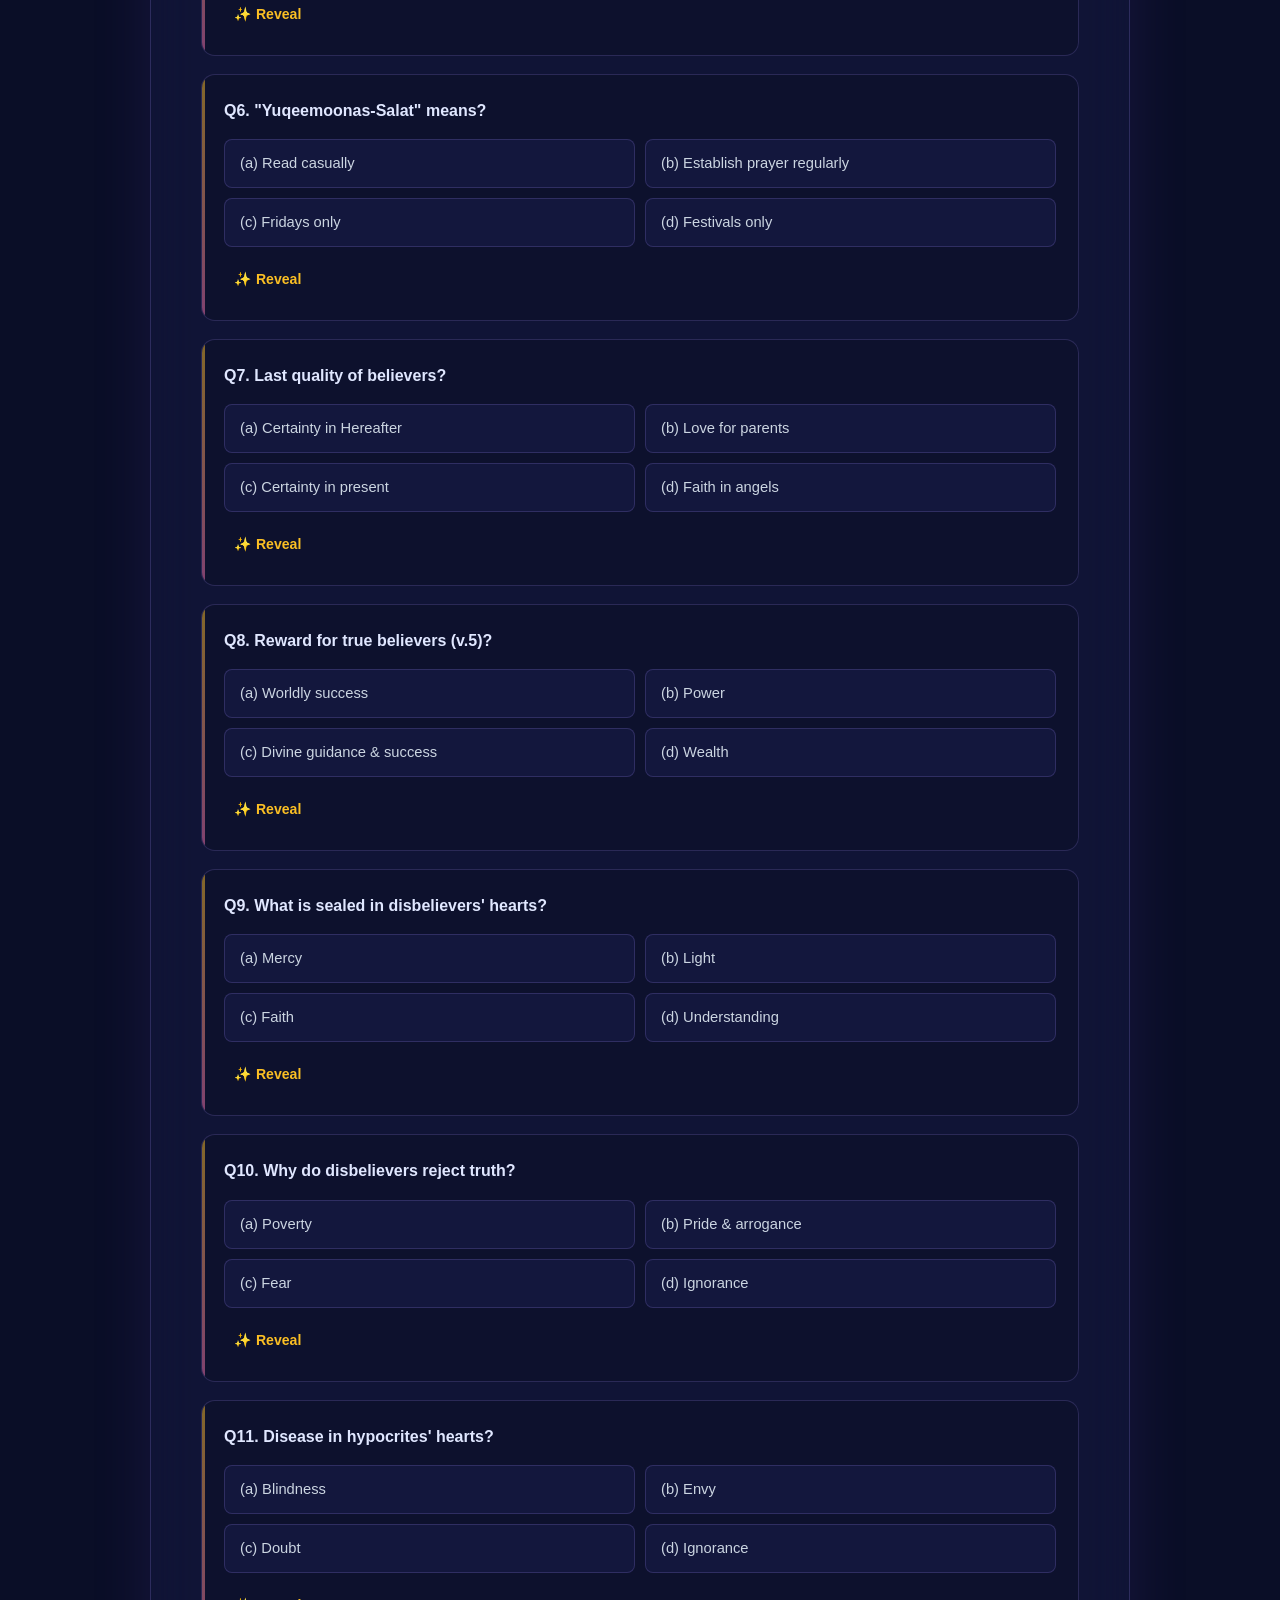
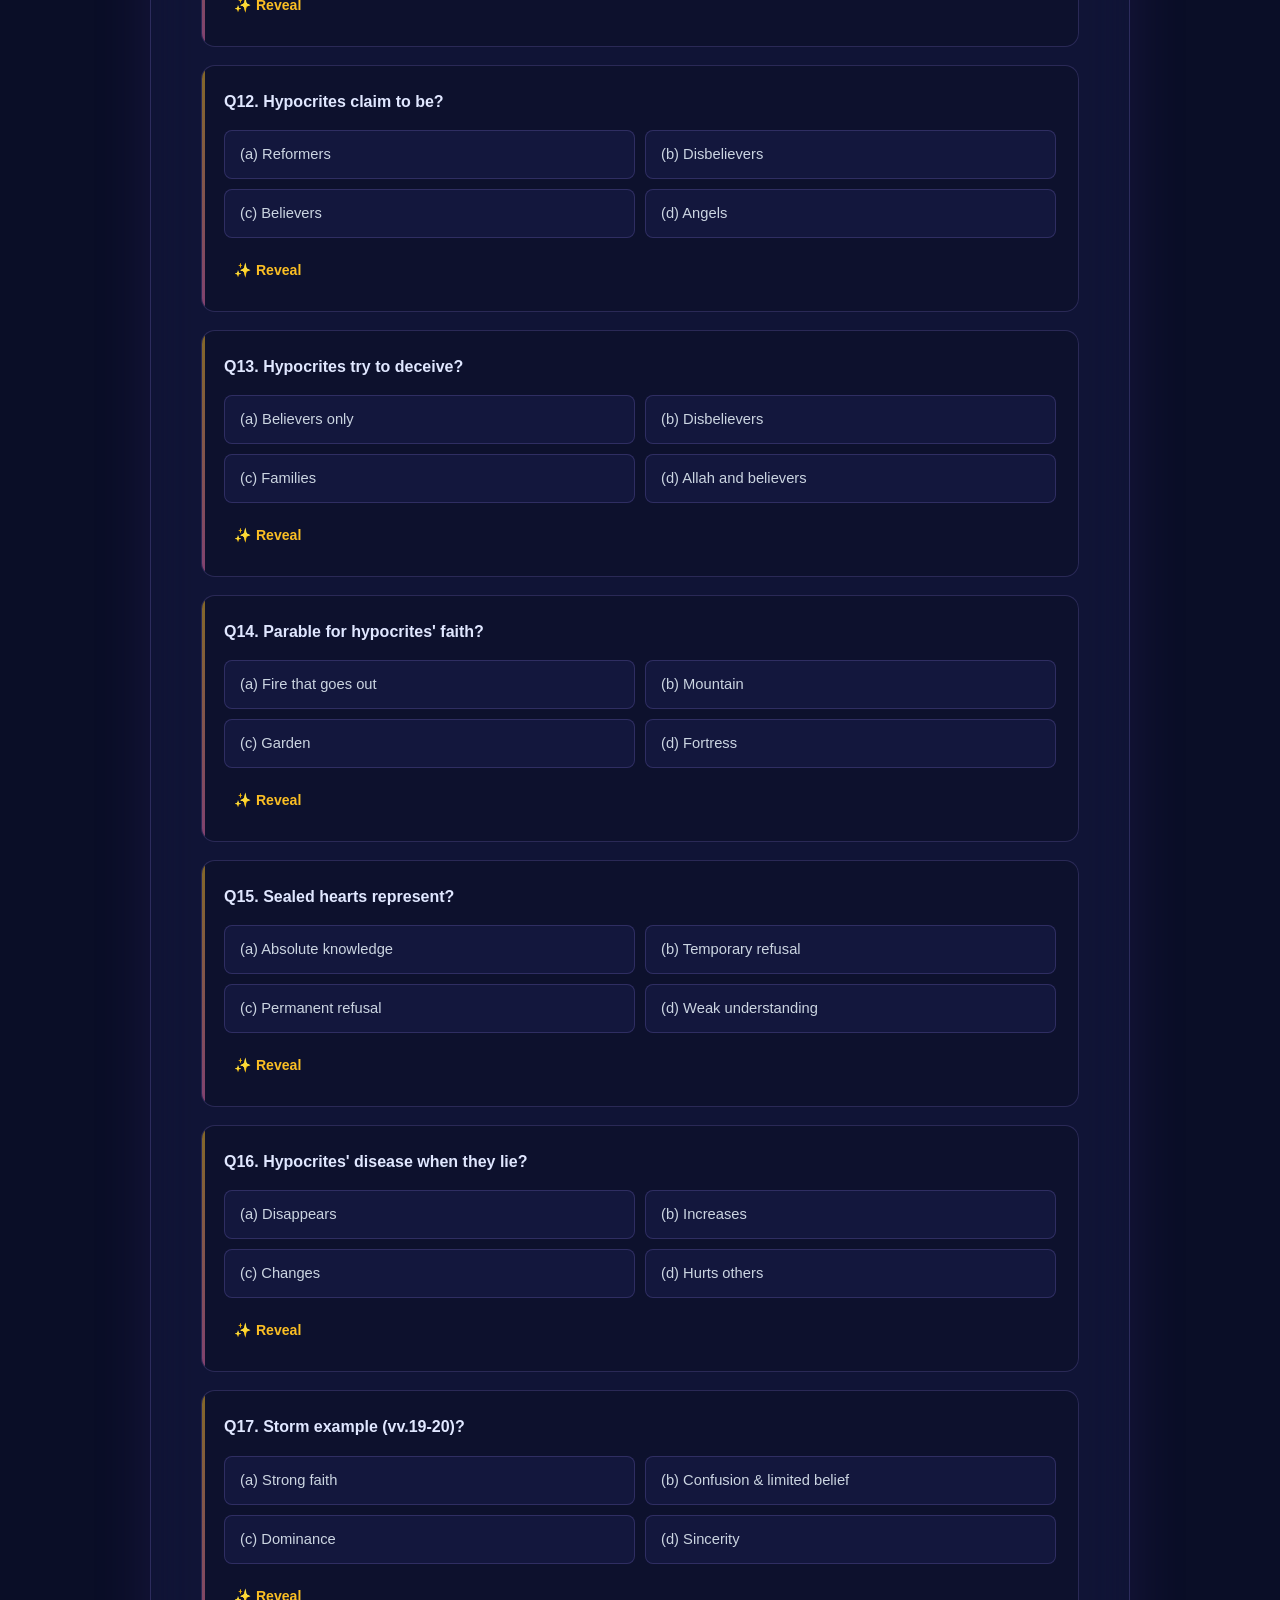
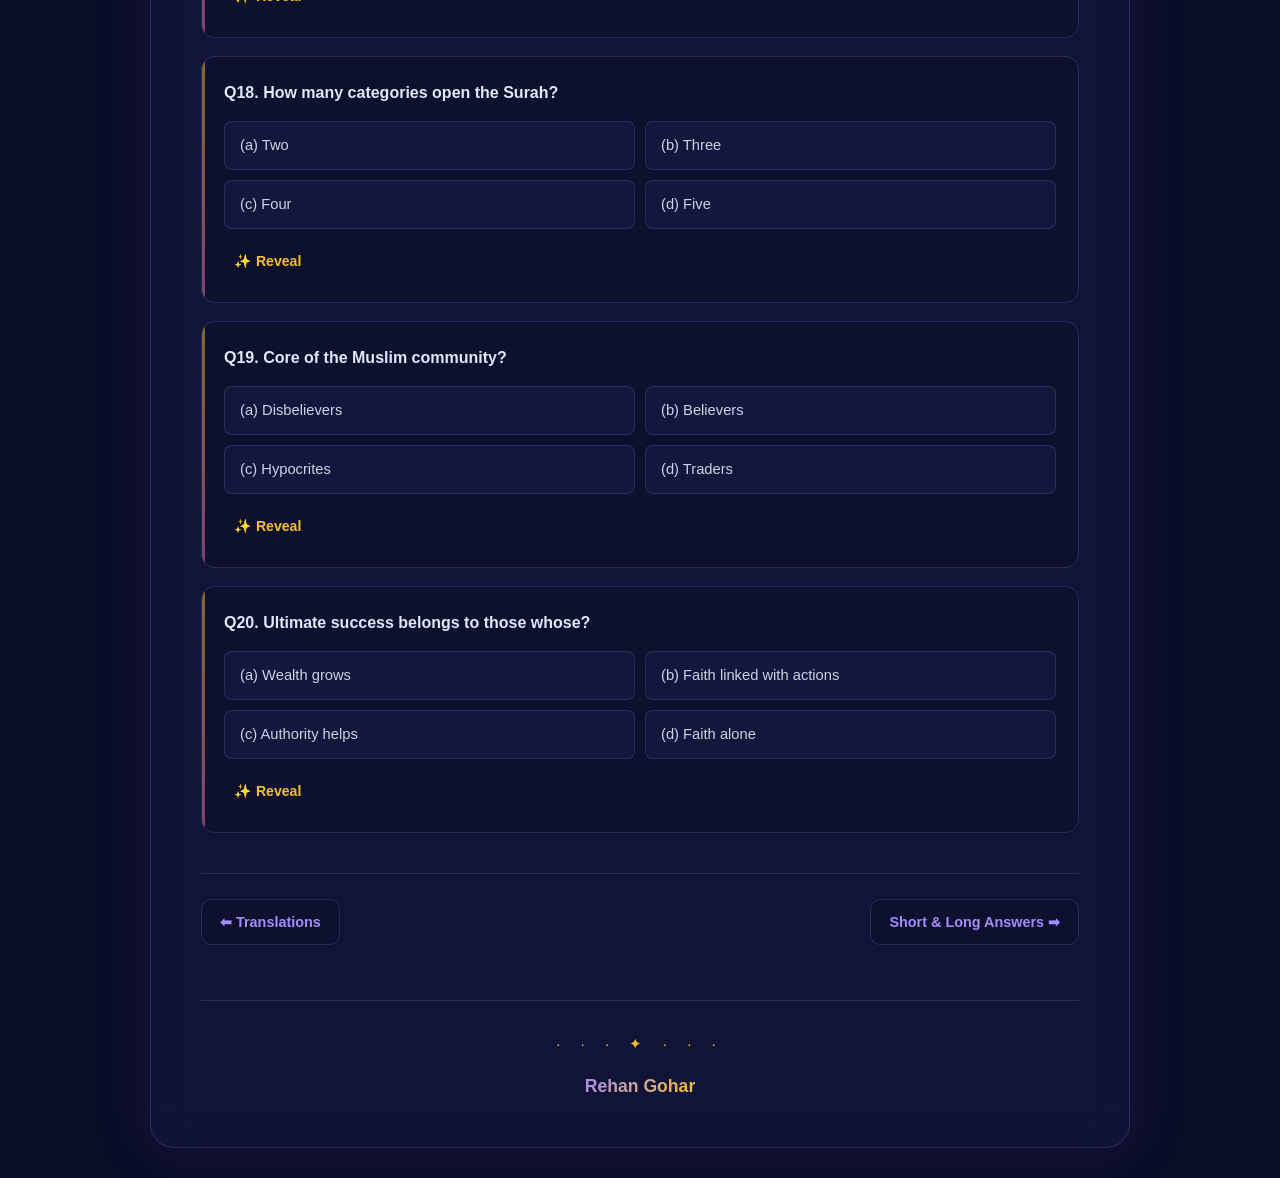
<file: baqarah-mcq.html>
<!doctype html>
<html lang="en">
  <head>
    <meta charset="UTF-8" />
    <meta name="viewport" content="width=device-width, initial-scale=1.0" />
    <title>Surah Al-Baqarah | MCQ Bank</title>
    <link rel="preconnect" href="https://fonts.googleapis.com" />
    <link
      href="https://fonts.googleapis.com/css2?family=Amiri:wght@400;700&family=Cormorant+Garamond:wght@400;600;700&display=swap"
      rel="stylesheet"
    />
    <link rel="stylesheet" href="styles.css" />
  </head>
  <body>
    <div class="orb orb-1"></div>
    <div class="orb orb-2"></div>
    <div class="container">
      <div class="back-nav">
        <a href="surah-al-baqarah.html" class="back-btn">⬅ Baqarah Hub</a>
        <a href="index.html" class="nav-link">🏠 Dashboard</a>
      </div>

      <header>
        <h1>MCQ Bank</h1>
        <div class="subtitle">✦ 20 Objective Questions ✦</div>
      </header>

      <p>
        Click <strong>"✨ Reveal"</strong> under each question to check the
        correct answer.
      </p>

      <div class="q-card">
        <div class="q-title">
          Q1. Which verse defines "True Piety" (Al-Birr)?
        </div>
        <div class="options-grid">
          <div class="option">(a) 143</div>
          <div class="option">(b) 177</div>
          <div class="option">(c) 255</div>
          <div class="option">(d) 282</div>
        </div>
        <details class="answer-details">
          <summary>✨ Reveal</summary>
          <div class="answer-content"><strong>(b) Verse 177</strong></div>
        </details>
      </div>

      <div class="q-card">
        <div class="q-title">
          Q2. What term defines humanity's purpose on Earth?
        </div>
        <div class="options-grid">
          <div class="option">(a) Rasool</div>
          <div class="option">(b) Wali</div>
          <div class="option">(c) Khalifah</div>
          <div class="option">(d) Shaheed</div>
        </div>
        <details class="answer-details">
          <summary>✨ Reveal</summary>
          <div class="answer-content"><strong>(c) Khalifah</strong></div>
        </details>
      </div>

      <div class="q-card">
        <div class="q-title">Q3. Qiblah shift was from?</div>
        <div class="options-grid">
          <div class="option">(a) Makkah to Jerusalem</div>
          <div class="option">(b) Jerusalem to Ka'bah</div>
          <div class="option">(c) Madinah to Sinai</div>
          <div class="option">(d) Yemen to Makkah</div>
        </div>
        <details class="answer-details">
          <summary>✨ Reveal</summary>
          <div class="answer-content">
            <strong>(b) Jerusalem to Ka'bah</strong>
          </div>
        </details>
      </div>

      <div class="q-card">
        <div class="q-title">
          Q4. First act of worship among believers' traits?
        </div>
        <div class="options-grid">
          <div class="option">(a) Charity</div>
          <div class="option">(b) Fasting</div>
          <div class="option">(c) The Prayer</div>
          <div class="option">(d) Pilgrimage</div>
        </div>
        <details class="answer-details">
          <summary>✨ Reveal</summary>
          <div class="answer-content"><strong>(c) The Prayer</strong></div>
        </details>
      </div>

      <div class="q-card">
        <div class="q-title">Q5. Believers spend from what source?</div>
        <div class="options-grid">
          <div class="option">(a) Earned wealth</div>
          <div class="option">(b) What Allah provided</div>
          <div class="option">(c) Borrowed money</div>
          <div class="option">(d) Gifts</div>
        </div>
        <details class="answer-details">
          <summary>✨ Reveal</summary>
          <div class="answer-content">
            <strong>(b) What Allah provided</strong>
          </div>
        </details>
      </div>

      <div class="q-card">
        <div class="q-title">Q6. "Yuqeemoonas-Salat" means?</div>
        <div class="options-grid">
          <div class="option">(a) Read casually</div>
          <div class="option">(b) Establish prayer regularly</div>
          <div class="option">(c) Fridays only</div>
          <div class="option">(d) Festivals only</div>
        </div>
        <details class="answer-details">
          <summary>✨ Reveal</summary>
          <div class="answer-content">
            <strong>(b) Establish prayer regularly and completely</strong>
          </div>
        </details>
      </div>

      <div class="q-card">
        <div class="q-title">Q7. Last quality of believers?</div>
        <div class="options-grid">
          <div class="option">(a) Certainty in Hereafter</div>
          <div class="option">(b) Love for parents</div>
          <div class="option">(c) Certainty in present</div>
          <div class="option">(d) Faith in angels</div>
        </div>
        <details class="answer-details">
          <summary>✨ Reveal</summary>
          <div class="answer-content">
            <strong>(a) Certainty in the Hereafter</strong>
          </div>
        </details>
      </div>

      <div class="q-card">
        <div class="q-title">Q8. Reward for true believers (v.5)?</div>
        <div class="options-grid">
          <div class="option">(a) Worldly success</div>
          <div class="option">(b) Power</div>
          <div class="option">(c) Divine guidance & success</div>
          <div class="option">(d) Wealth</div>
        </div>
        <details class="answer-details">
          <summary>✨ Reveal</summary>
          <div class="answer-content">
            <strong>(c) Divine guidance and eternal success</strong>
          </div>
        </details>
      </div>

      <div class="q-card">
        <div class="q-title">Q9. What is sealed in disbelievers' hearts?</div>
        <div class="options-grid">
          <div class="option">(a) Mercy</div>
          <div class="option">(b) Light</div>
          <div class="option">(c) Faith</div>
          <div class="option">(d) Understanding</div>
        </div>
        <details class="answer-details">
          <summary>✨ Reveal</summary>
          <div class="answer-content"><strong>(c) Faith</strong></div>
        </details>
      </div>

      <div class="q-card">
        <div class="q-title">Q10. Why do disbelievers reject truth?</div>
        <div class="options-grid">
          <div class="option">(a) Poverty</div>
          <div class="option">(b) Pride & arrogance</div>
          <div class="option">(c) Fear</div>
          <div class="option">(d) Ignorance</div>
        </div>
        <details class="answer-details">
          <summary>✨ Reveal</summary>
          <div class="answer-content">
            <strong>(b) Pride and arrogance</strong>
          </div>
        </details>
      </div>

      <div class="q-card">
        <div class="q-title">Q11. Disease in hypocrites' hearts?</div>
        <div class="options-grid">
          <div class="option">(a) Blindness</div>
          <div class="option">(b) Envy</div>
          <div class="option">(c) Doubt</div>
          <div class="option">(d) Ignorance</div>
        </div>
        <details class="answer-details">
          <summary>✨ Reveal</summary>
          <div class="answer-content"><strong>(c) Doubt</strong></div>
        </details>
      </div>

      <div class="q-card">
        <div class="q-title">Q12. Hypocrites claim to be?</div>
        <div class="options-grid">
          <div class="option">(a) Reformers</div>
          <div class="option">(b) Disbelievers</div>
          <div class="option">(c) Believers</div>
          <div class="option">(d) Angels</div>
        </div>
        <details class="answer-details">
          <summary>✨ Reveal</summary>
          <div class="answer-content"><strong>(a) Reformers</strong></div>
        </details>
      </div>

      <div class="q-card">
        <div class="q-title">Q13. Hypocrites try to deceive?</div>
        <div class="options-grid">
          <div class="option">(a) Believers only</div>
          <div class="option">(b) Disbelievers</div>
          <div class="option">(c) Families</div>
          <div class="option">(d) Allah and believers</div>
        </div>
        <details class="answer-details">
          <summary>✨ Reveal</summary>
          <div class="answer-content">
            <strong>(d) Allah and believers</strong>
          </div>
        </details>
      </div>

      <div class="q-card">
        <div class="q-title">Q14. Parable for hypocrites' faith?</div>
        <div class="options-grid">
          <div class="option">(a) Fire that goes out</div>
          <div class="option">(b) Mountain</div>
          <div class="option">(c) Garden</div>
          <div class="option">(d) Fortress</div>
        </div>
        <details class="answer-details">
          <summary>✨ Reveal</summary>
          <div class="answer-content">
            <strong>(a) A fire that goes out</strong>
          </div>
        </details>
      </div>

      <div class="q-card">
        <div class="q-title">Q15. Sealed hearts represent?</div>
        <div class="options-grid">
          <div class="option">(a) Absolute knowledge</div>
          <div class="option">(b) Temporary refusal</div>
          <div class="option">(c) Permanent refusal</div>
          <div class="option">(d) Weak understanding</div>
        </div>
        <details class="answer-details">
          <summary>✨ Reveal</summary>
          <div class="answer-content">
            <strong>(c) Permanent refusal of truth</strong>
          </div>
        </details>
      </div>

      <div class="q-card">
        <div class="q-title">Q16. Hypocrites' disease when they lie?</div>
        <div class="options-grid">
          <div class="option">(a) Disappears</div>
          <div class="option">(b) Increases</div>
          <div class="option">(c) Changes</div>
          <div class="option">(d) Hurts others</div>
        </div>
        <details class="answer-details">
          <summary>✨ Reveal</summary>
          <div class="answer-content"><strong>(b) It increases</strong></div>
        </details>
      </div>

      <div class="q-card">
        <div class="q-title">Q17. Storm example (vv.19-20)?</div>
        <div class="options-grid">
          <div class="option">(a) Strong faith</div>
          <div class="option">(b) Confusion & limited belief</div>
          <div class="option">(c) Dominance</div>
          <div class="option">(d) Sincerity</div>
        </div>
        <details class="answer-details">
          <summary>✨ Reveal</summary>
          <div class="answer-content">
            <strong>(b) Confusion and limited belief</strong>
          </div>
        </details>
      </div>

      <div class="q-card">
        <div class="q-title">Q18. How many categories open the Surah?</div>
        <div class="options-grid">
          <div class="option">(a) Two</div>
          <div class="option">(b) Three</div>
          <div class="option">(c) Four</div>
          <div class="option">(d) Five</div>
        </div>
        <details class="answer-details">
          <summary>✨ Reveal</summary>
          <div class="answer-content"><strong>(b) Three</strong></div>
        </details>
      </div>

      <div class="q-card">
        <div class="q-title">Q19. Core of the Muslim community?</div>
        <div class="options-grid">
          <div class="option">(a) Disbelievers</div>
          <div class="option">(b) Believers</div>
          <div class="option">(c) Hypocrites</div>
          <div class="option">(d) Traders</div>
        </div>
        <details class="answer-details">
          <summary>✨ Reveal</summary>
          <div class="answer-content"><strong>(b) The Believers</strong></div>
        </details>
      </div>

      <div class="q-card">
        <div class="q-title">Q20. Ultimate success belongs to those whose?</div>
        <div class="options-grid">
          <div class="option">(a) Wealth grows</div>
          <div class="option">(b) Faith linked with actions</div>
          <div class="option">(c) Authority helps</div>
          <div class="option">(d) Faith alone</div>
        </div>
        <details class="answer-details">
          <summary>✨ Reveal</summary>
          <div class="answer-content">
            <strong>(b) Faith is linked with right actions</strong>
          </div>
        </details>
      </div>

      <div class="page-nav">
        <a href="baqarah-translation.html">⬅ Translations</a>
        <a href="baqarah-qa.html">Short & Long Answers ➡</a>
      </div>

      <footer><span class="name">Rehan Gohar</span></footer>
    </div>
  </body>
</html>
</file>
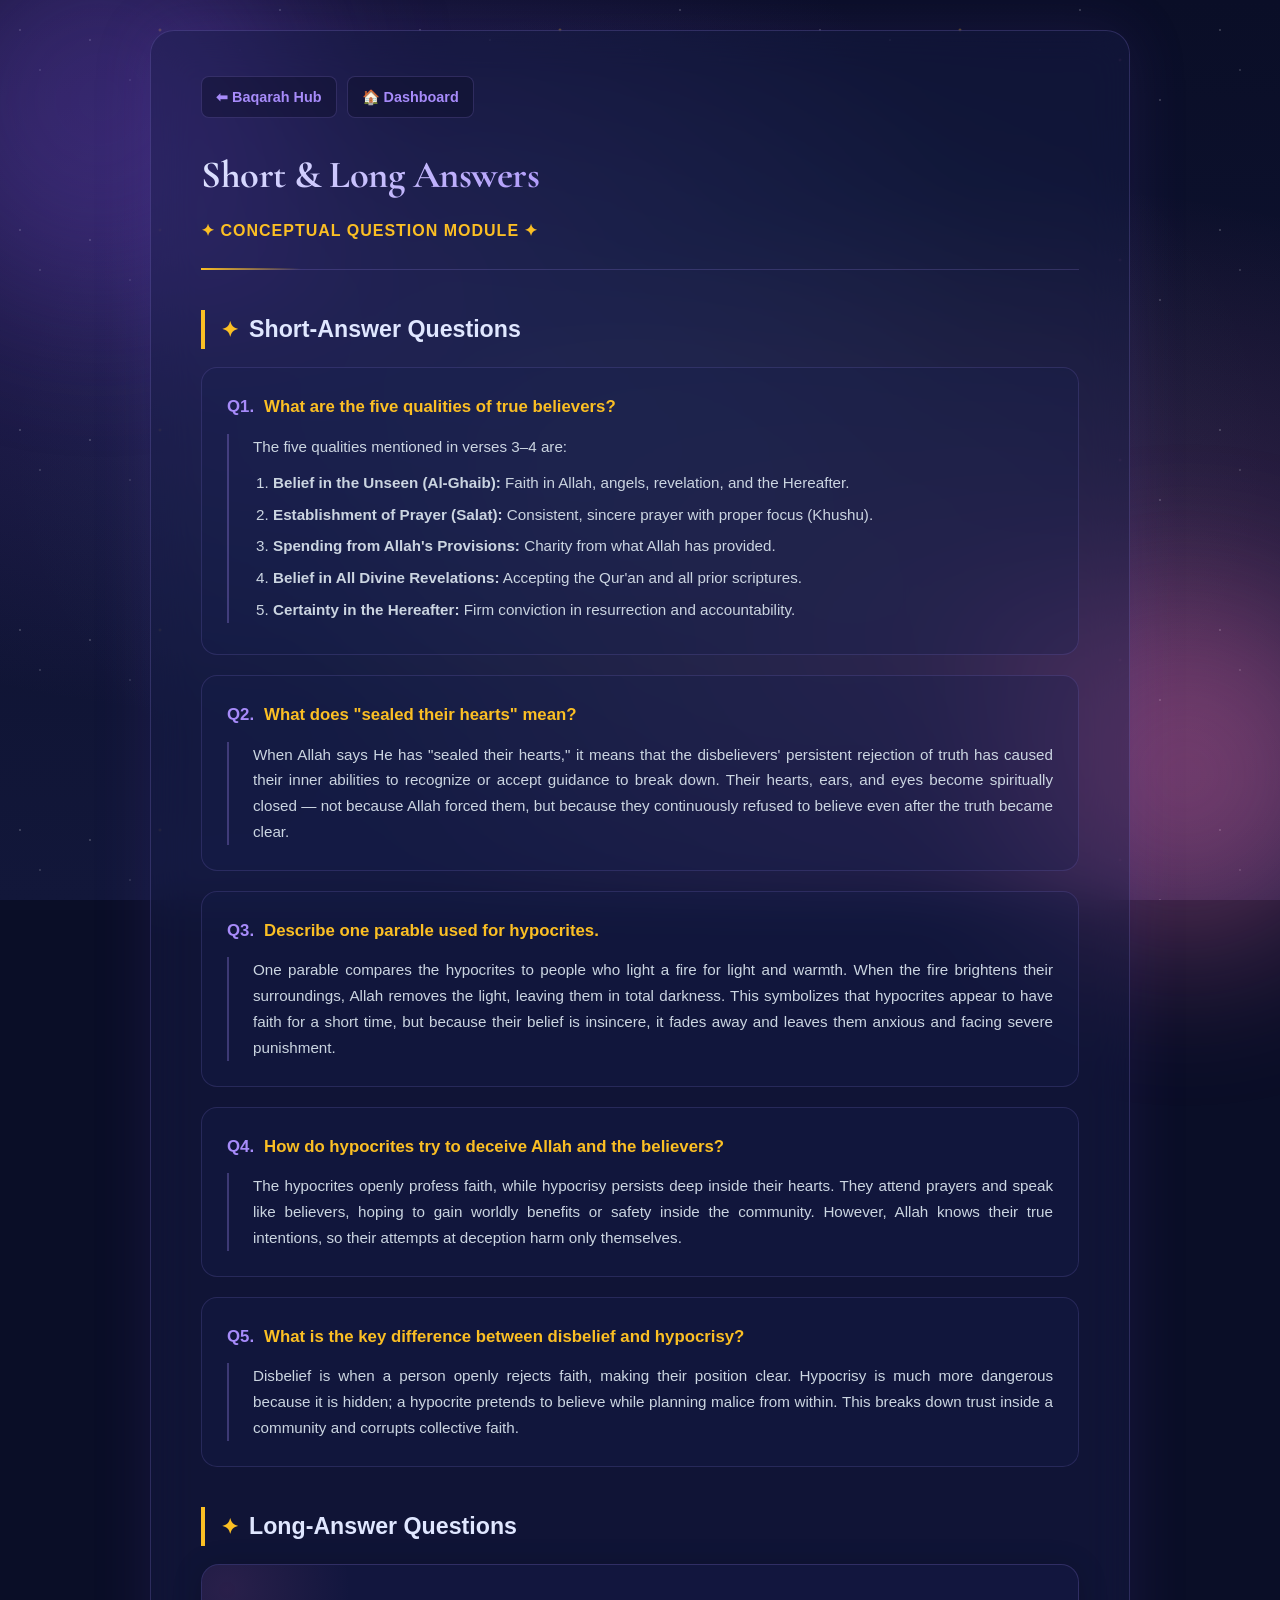
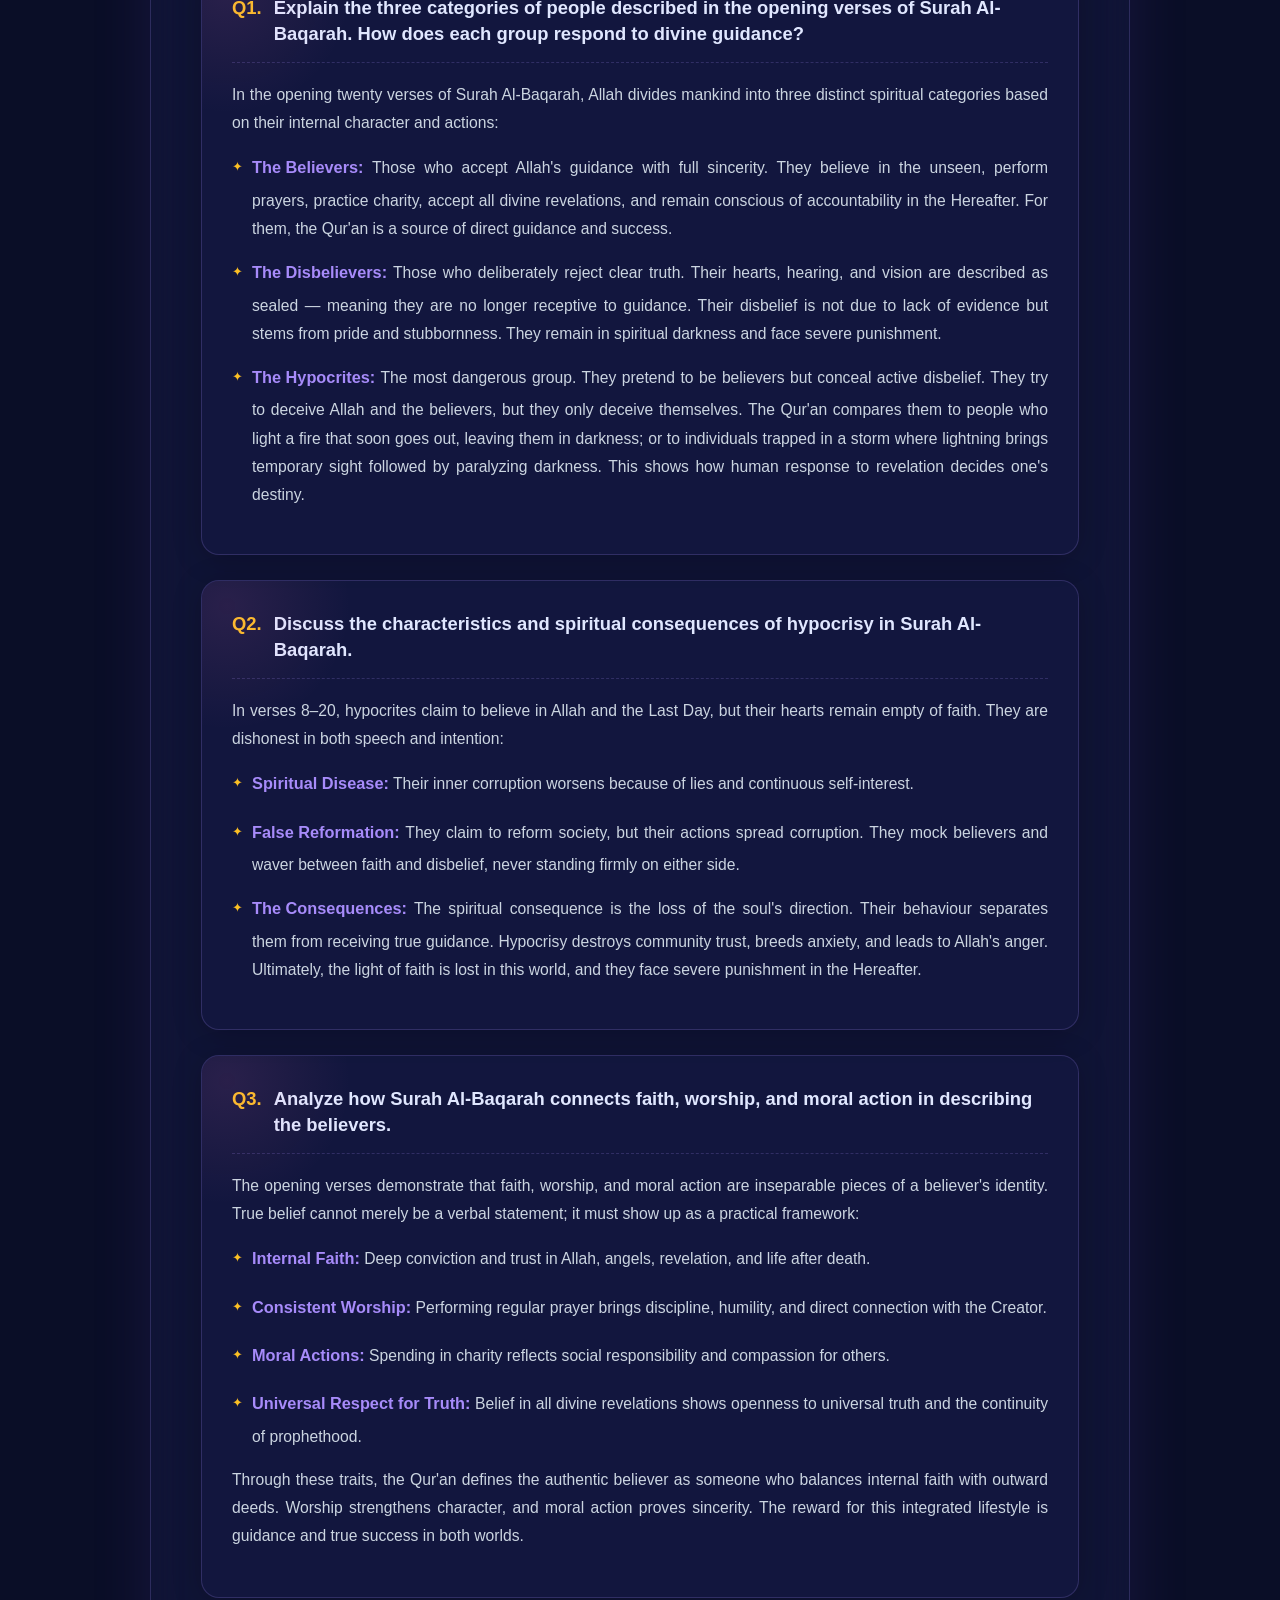
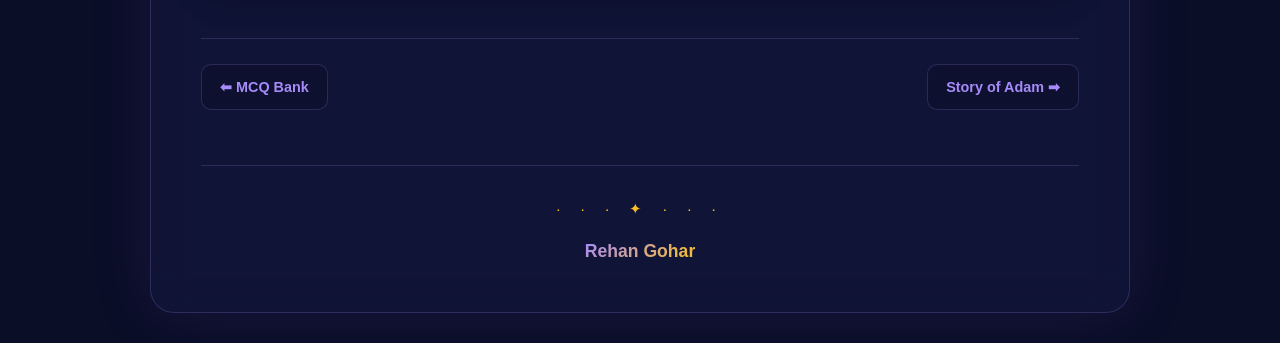
<file: baqarah-qa.html>
<!doctype html>
<html lang="en">
  <head>
    <meta charset="UTF-8" />
    <meta name="viewport" content="width=device-width, initial-scale=1.0" />
    <title>Surah Al-Baqarah | Short & Long Answers</title>
    <link rel="preconnect" href="https://fonts.googleapis.com" />
    <link
      href="https://fonts.googleapis.com/css2?family=Amiri:wght@400;700&family=Cormorant+Garamond:wght@400;600;700&display=swap"
      rel="stylesheet"
    />
    <link rel="stylesheet" href="styles.css" />
  </head>
  <body>
    <div class="orb orb-1"></div>
    <div class="orb orb-2"></div>
    <div class="container">
      <div class="back-nav">
        <a href="surah-al-baqarah.html" class="back-btn">⬅ Baqarah Hub</a>
        <a href="index.html" class="nav-link">🏠 Dashboard</a>
      </div>

      <header>
        <h1>Short & Long Answers</h1>
        <div class="subtitle">✦ Conceptual Question Module ✦</div>
      </header>

      <h2>Short-Answer Questions</h2>

      <div class="sq-card">
        <div class="sq-question">
          <span>Q1.</span> What are the five qualities of true believers?
        </div>
        <div class="sq-answer">
          The five qualities mentioned in verses 3–4 are:
          <ol>
            <li>
              <strong>Belief in the Unseen (Al-Ghaib):</strong> Faith in Allah,
              angels, revelation, and the Hereafter.
            </li>
            <li>
              <strong>Establishment of Prayer (Salat):</strong> Consistent,
              sincere prayer with proper focus (Khushu).
            </li>
            <li>
              <strong>Spending from Allah's Provisions:</strong> Charity from
              what Allah has provided.
            </li>
            <li>
              <strong>Belief in All Divine Revelations:</strong> Accepting the
              Qur'an and all prior scriptures.
            </li>
            <li>
              <strong>Certainty in the Hereafter:</strong> Firm conviction in
              resurrection and accountability.
            </li>
          </ol>
        </div>
      </div>

      <div class="sq-card">
        <div class="sq-question">
          <span>Q2.</span> What does "sealed their hearts" mean?
        </div>
        <div class="sq-answer">
          When Allah says He has "sealed their hearts," it means that the
          disbelievers' persistent rejection of truth has caused their inner
          abilities to recognize or accept guidance to break down. Their hearts,
          ears, and eyes become spiritually closed — not because Allah forced
          them, but because they continuously refused to believe even after the
          truth became clear.
        </div>
      </div>

      <div class="sq-card">
        <div class="sq-question">
          <span>Q3.</span> Describe one parable used for hypocrites.
        </div>
        <div class="sq-answer">
          One parable compares the hypocrites to people who light a fire for
          light and warmth. When the fire brightens their surroundings, Allah
          removes the light, leaving them in total darkness. This symbolizes
          that hypocrites appear to have faith for a short time, but because
          their belief is insincere, it fades away and leaves them anxious and
          facing severe punishment.
        </div>
      </div>

      <div class="sq-card">
        <div class="sq-question">
          <span>Q4.</span> How do hypocrites try to deceive Allah and the
          believers?
        </div>
        <div class="sq-answer">
          The hypocrites openly profess faith, while hypocrisy persists deep
          inside their hearts. They attend prayers and speak like believers,
          hoping to gain worldly benefits or safety inside the community.
          However, Allah knows their true intentions, so their attempts at
          deception harm only themselves.
        </div>
      </div>

      <div class="sq-card">
        <div class="sq-question">
          <span>Q5.</span> What is the key difference between disbelief and
          hypocrisy?
        </div>
        <div class="sq-answer">
          Disbelief is when a person openly rejects faith, making their position
          clear. Hypocrisy is much more dangerous because it is hidden; a
          hypocrite pretends to believe while planning malice from within. This
          breaks down trust inside a community and corrupts collective faith.
        </div>
      </div>

      <h2>Long-Answer Questions</h2>

      <div class="lq-card">
        <div class="lq-question">
          <span>Q1.</span> Explain the three categories of people described in
          the opening verses of Surah Al-Baqarah. How does each group respond to
          divine guidance?
        </div>
        <div class="lq-answer">
          <p>
            In the opening twenty verses of Surah Al-Baqarah, Allah divides
            mankind into three distinct spiritual categories based on their
            internal character and actions:
          </p>
          <ul>
            <li>
              <strong>The Believers:</strong> Those who accept Allah's guidance
              with full sincerity. They believe in the unseen, perform prayers,
              practice charity, accept all divine revelations, and remain
              conscious of accountability in the Hereafter. For them, the Qur'an
              is a source of direct guidance and success.
            </li>
            <li>
              <strong>The Disbelievers:</strong> Those who deliberately reject
              clear truth. Their hearts, hearing, and vision are described as
              sealed — meaning they are no longer receptive to guidance. Their
              disbelief is not due to lack of evidence but stems from pride and
              stubbornness. They remain in spiritual darkness and face severe
              punishment.
            </li>
            <li>
              <strong>The Hypocrites:</strong> The most dangerous group. They
              pretend to be believers but conceal active disbelief. They try to
              deceive Allah and the believers, but they only deceive themselves.
              The Qur'an compares them to people who light a fire that soon goes
              out, leaving them in darkness; or to individuals trapped in a
              storm where lightning brings temporary sight followed by
              paralyzing darkness. This shows how human response to revelation
              decides one's destiny.
            </li>
          </ul>
        </div>
      </div>

      <div class="lq-card">
        <div class="lq-question">
          <span>Q2.</span> Discuss the characteristics and spiritual
          consequences of hypocrisy in Surah Al-Baqarah.
        </div>
        <div class="lq-answer">
          <p>
            In verses 8–20, hypocrites claim to believe in Allah and the Last
            Day, but their hearts remain empty of faith. They are dishonest in
            both speech and intention:
          </p>
          <ul>
            <li>
              <strong>Spiritual Disease:</strong> Their inner corruption worsens
              because of lies and continuous self-interest.
            </li>
            <li>
              <strong>False Reformation:</strong> They claim to reform society,
              but their actions spread corruption. They mock believers and waver
              between faith and disbelief, never standing firmly on either side.
            </li>
            <li>
              <strong>The Consequences:</strong> The spiritual consequence is
              the loss of the soul's direction. Their behaviour separates them
              from receiving true guidance. Hypocrisy destroys community trust,
              breeds anxiety, and leads to Allah's anger. Ultimately, the light
              of faith is lost in this world, and they face severe punishment in
              the Hereafter.
            </li>
          </ul>
        </div>
      </div>

      <div class="lq-card">
        <div class="lq-question">
          <span>Q3.</span> Analyze how Surah Al-Baqarah connects faith, worship,
          and moral action in describing the believers.
        </div>
        <div class="lq-answer">
          <p>
            The opening verses demonstrate that faith, worship, and moral action
            are inseparable pieces of a believer's identity. True belief cannot
            merely be a verbal statement; it must show up as a practical
            framework:
          </p>
          <ul>
            <li>
              <strong>Internal Faith:</strong> Deep conviction and trust in
              Allah, angels, revelation, and life after death.
            </li>
            <li>
              <strong>Consistent Worship:</strong> Performing regular prayer
              brings discipline, humility, and direct connection with the
              Creator.
            </li>
            <li>
              <strong>Moral Actions:</strong> Spending in charity reflects
              social responsibility and compassion for others.
            </li>
            <li>
              <strong>Universal Respect for Truth:</strong> Belief in all divine
              revelations shows openness to universal truth and the continuity
              of prophethood.
            </li>
          </ul>
          <p>
            Through these traits, the Qur'an defines the authentic believer as
            someone who balances internal faith with outward deeds. Worship
            strengthens character, and moral action proves sincerity. The reward
            for this integrated lifestyle is guidance and true success in both
            worlds.
          </p>
        </div>
      </div>

      <div class="page-nav">
        <a href="baqarah-mcq.html">⬅ MCQ Bank</a>
        <a href="baqarah-adam.html">Story of Adam ➡</a>
      </div>

      <footer><span class="name">Rehan Gohar</span></footer>
    </div>
  </body>
</html>
</file>
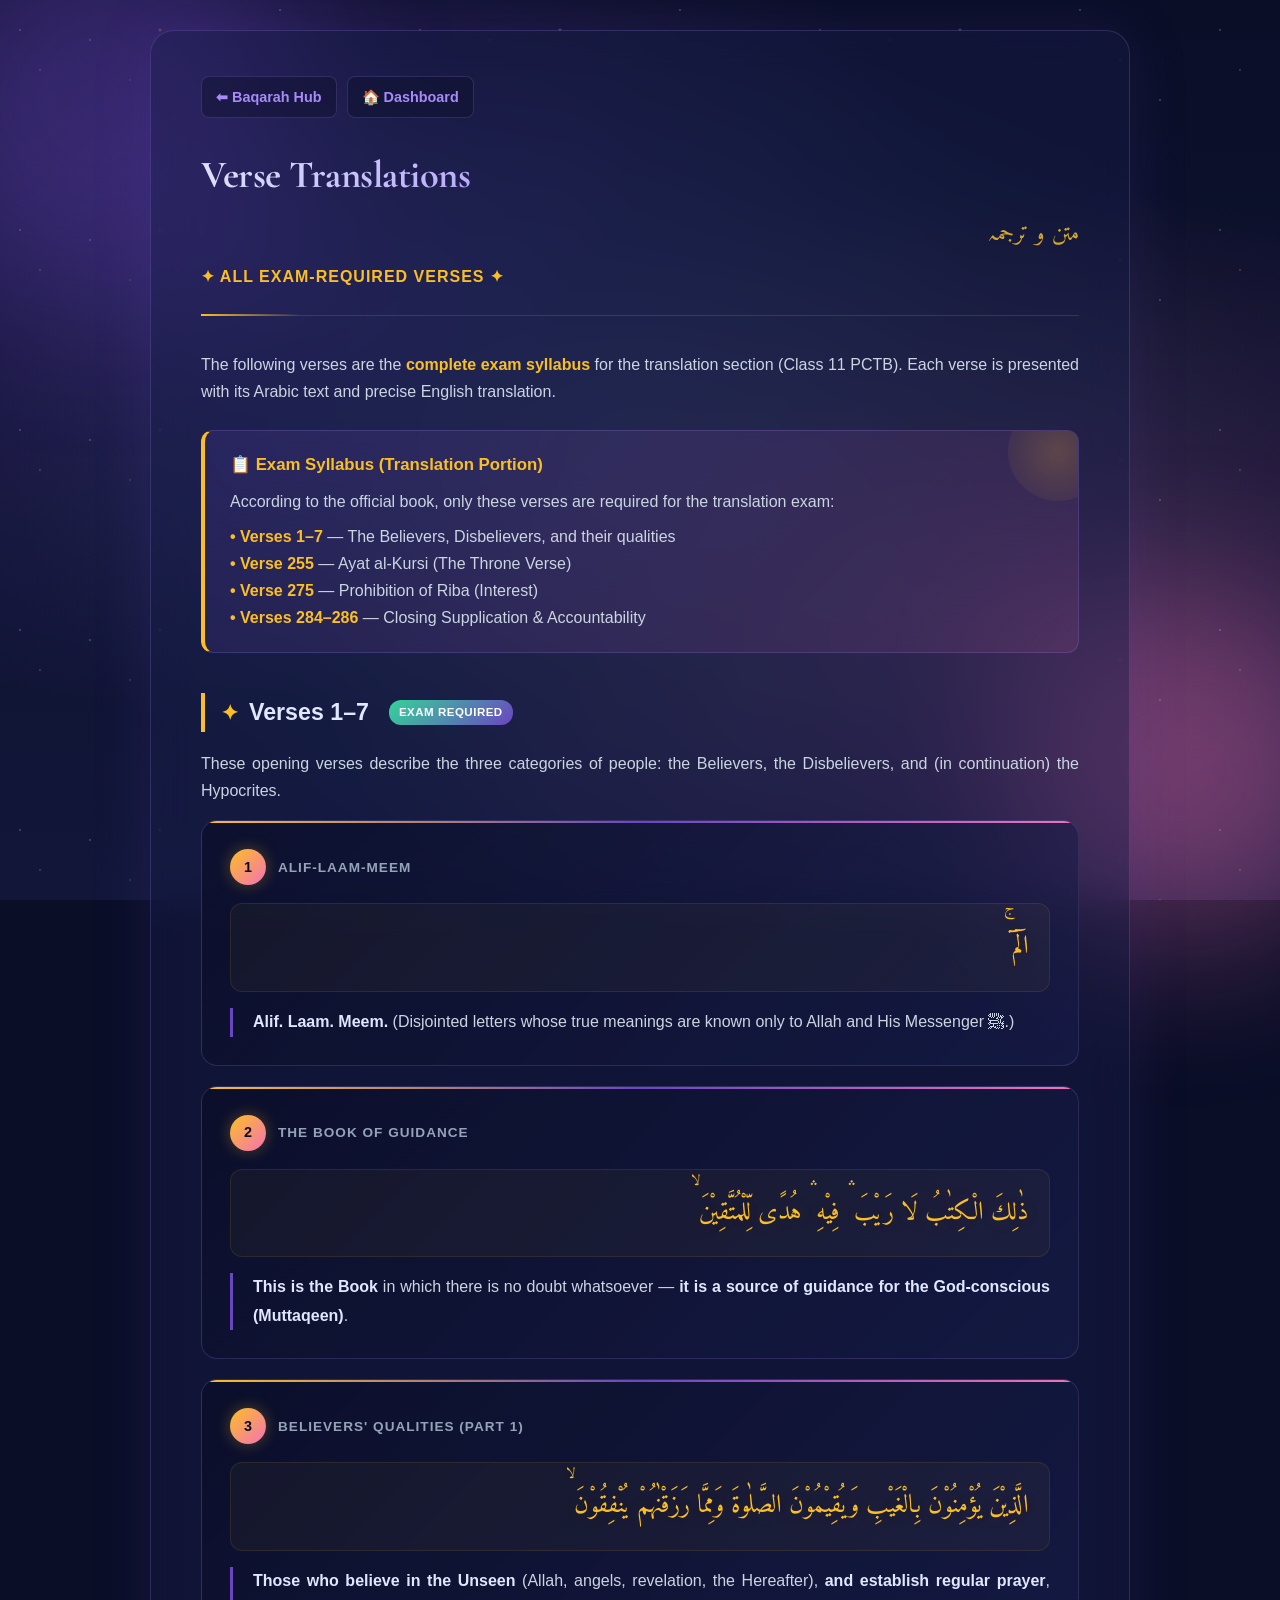
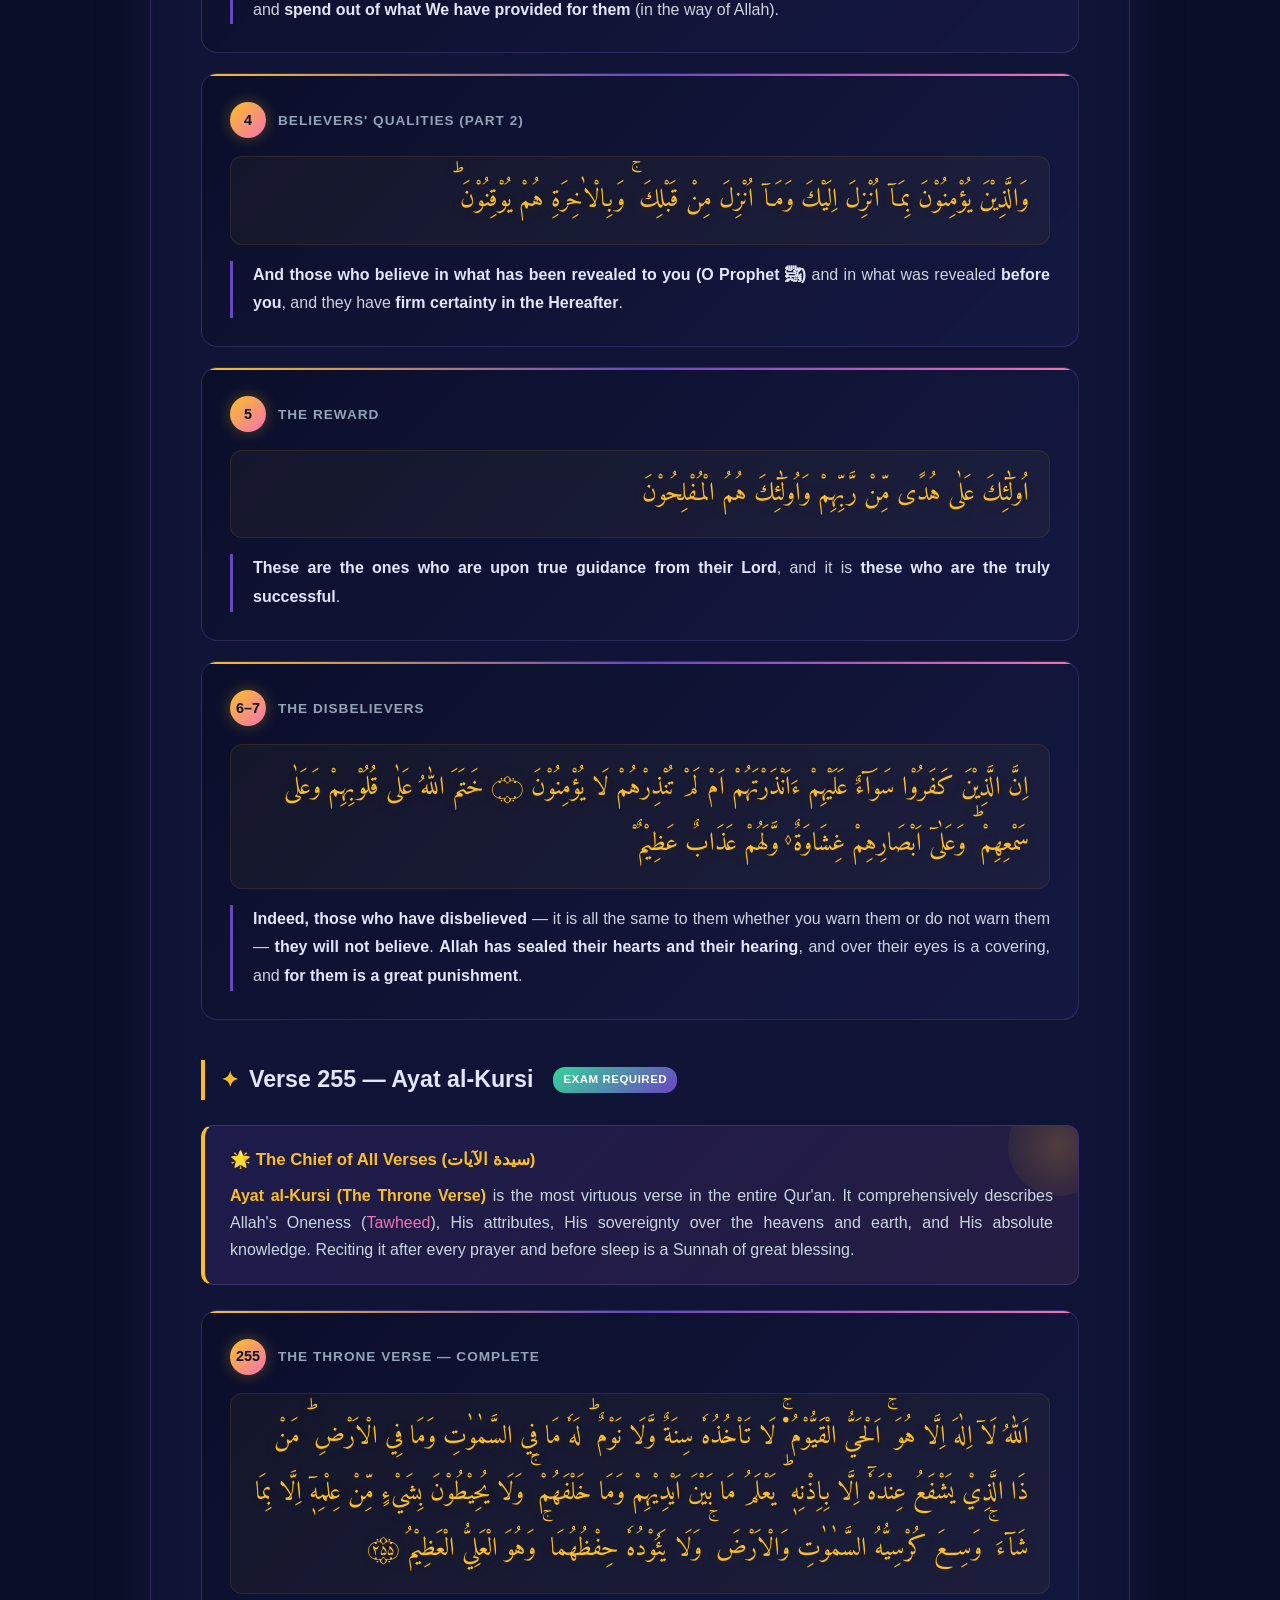
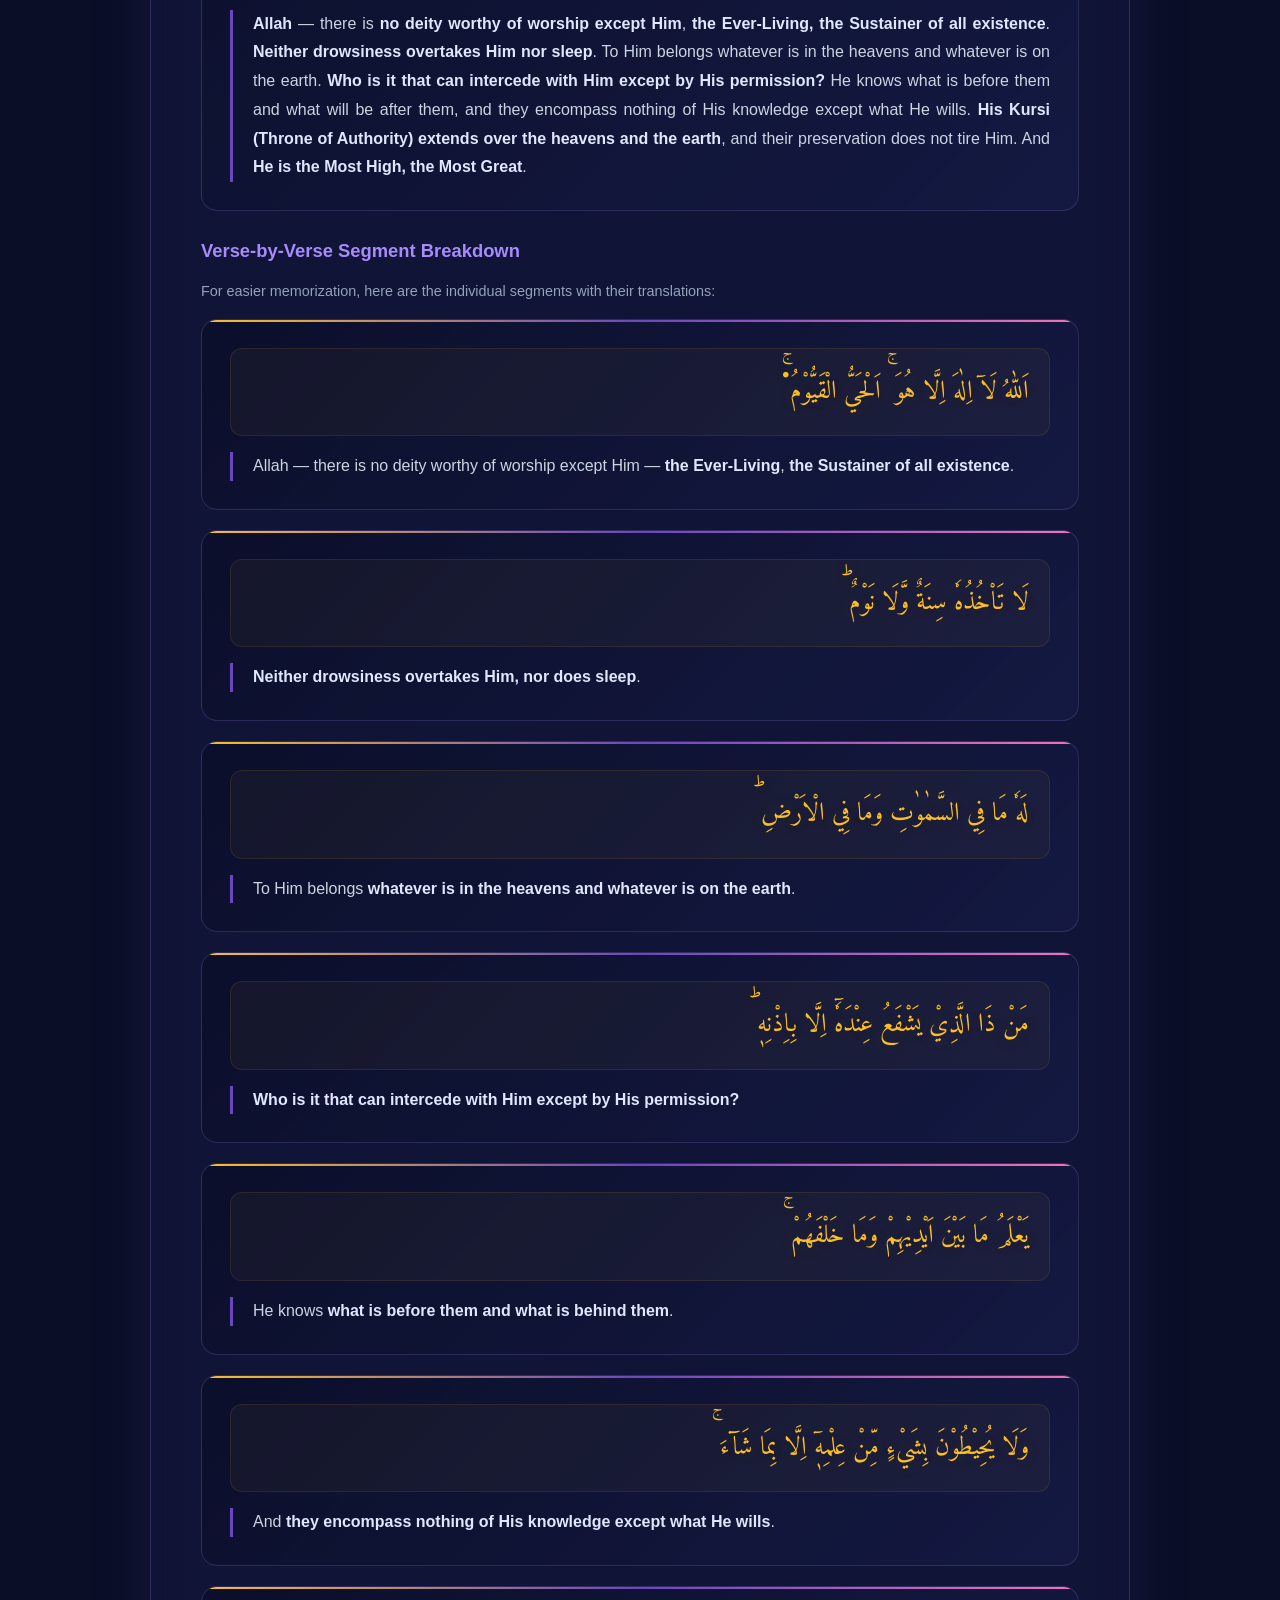
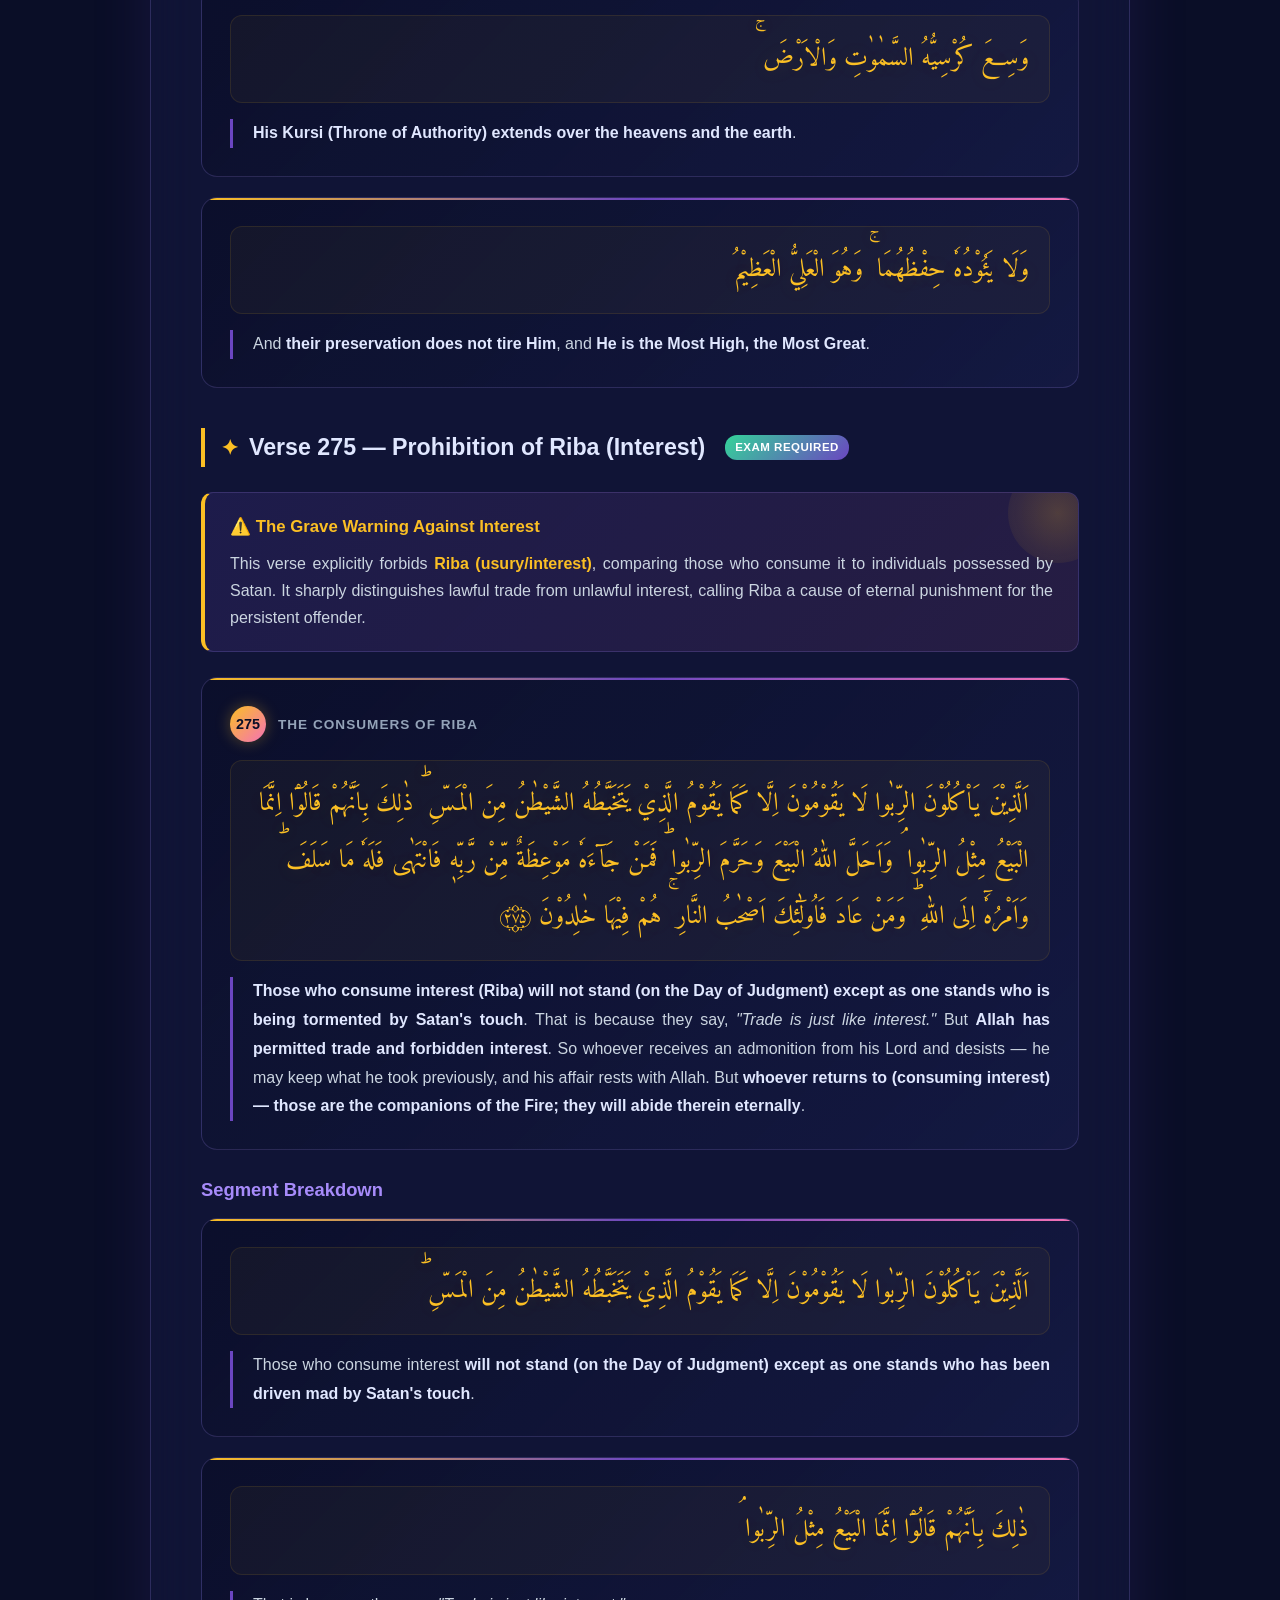
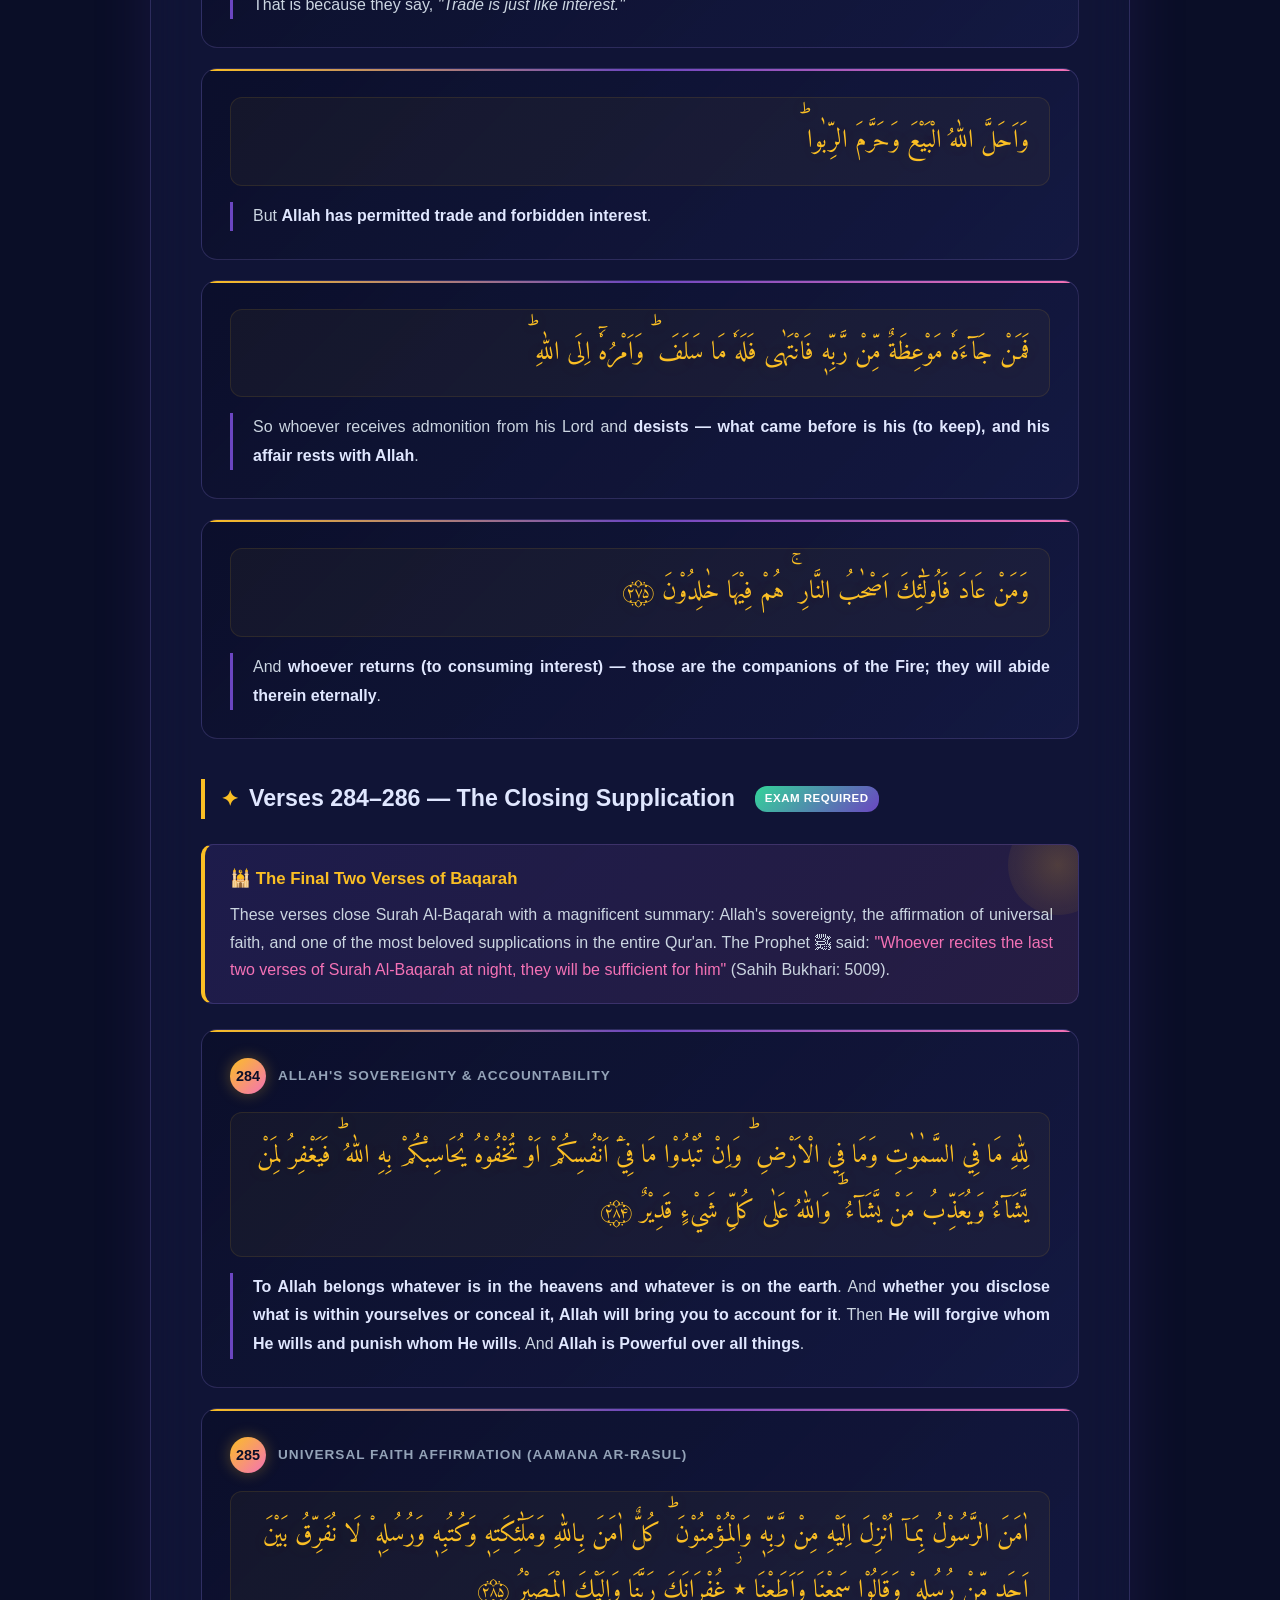
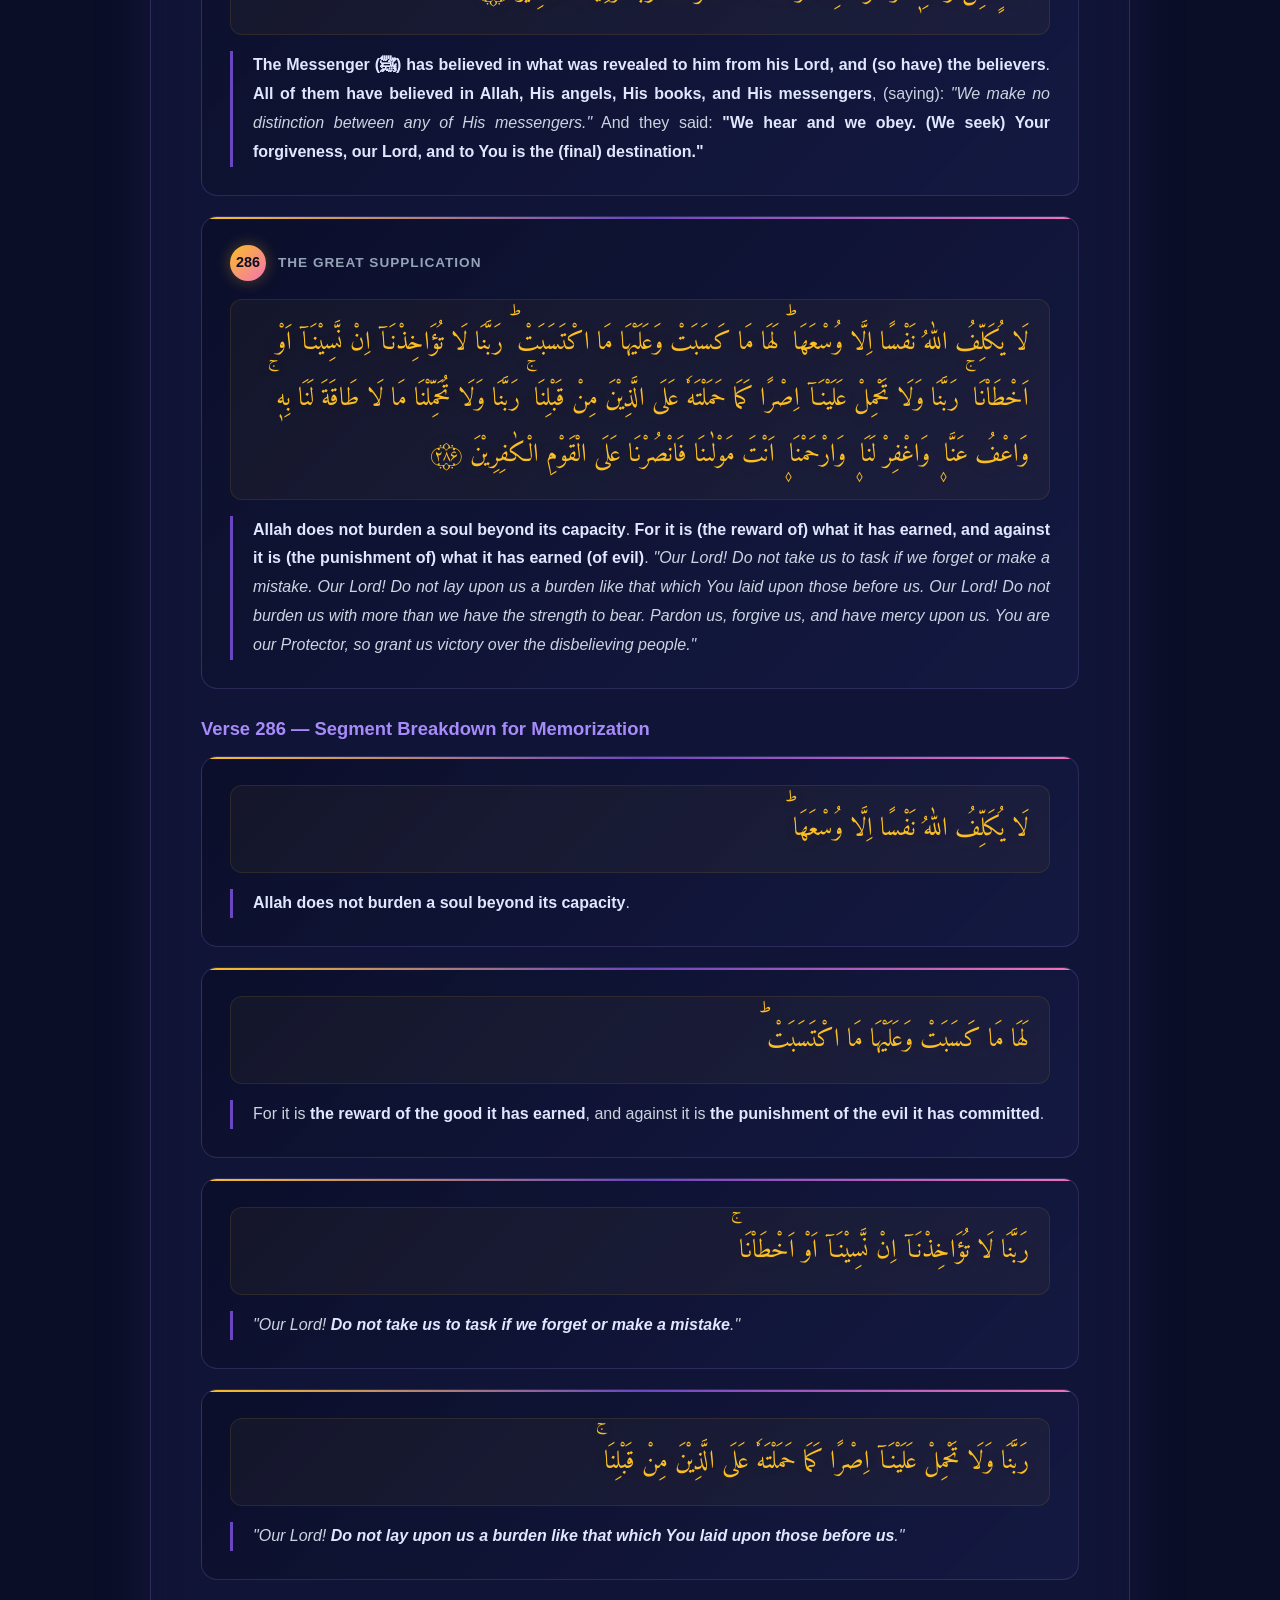
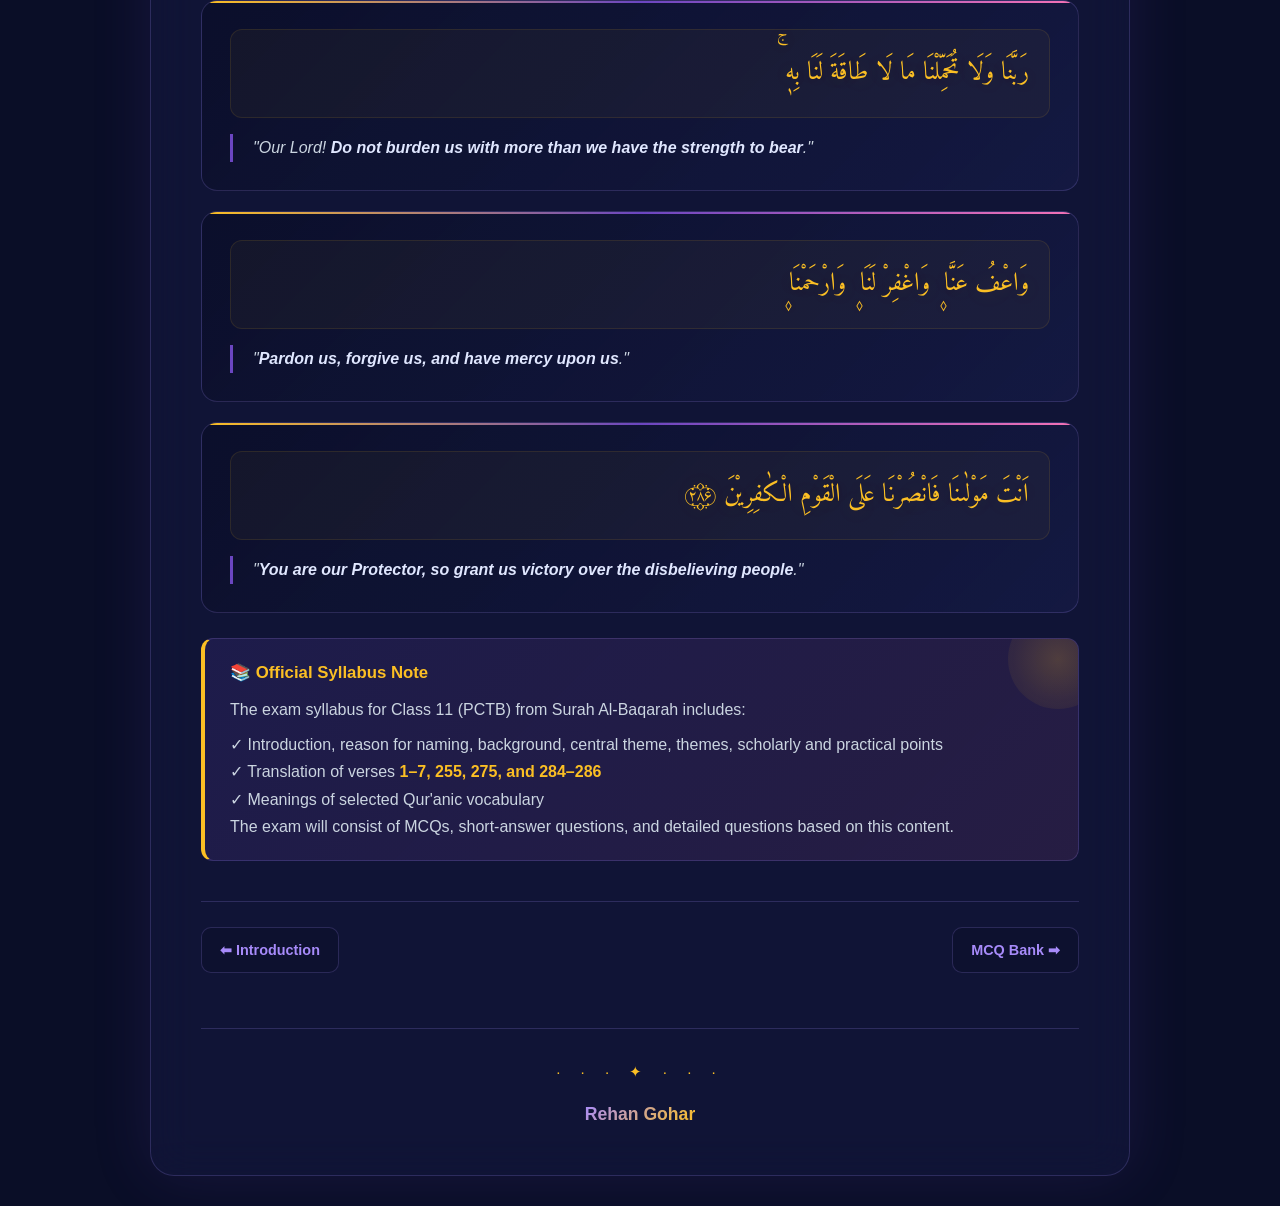
<file: baqarah-translation.html>
<!doctype html>
<html lang="en">
  <head>
    <meta charset="UTF-8" />
    <meta name="viewport" content="width=device-width, initial-scale=1.0" />
    <title>Surah Al-Baqarah | Verse Translations</title>
    <link rel="preconnect" href="https://fonts.googleapis.com" />
    <link
      href="https://fonts.googleapis.com/css2?family=Amiri:wght@400;700&family=Cormorant+Garamond:wght@400;600;700&display=swap"
      rel="stylesheet"
    />
    <link rel="stylesheet" href="styles.css" />
  </head>
  <body>
    <div class="orb orb-1"></div>
    <div class="orb orb-2"></div>
    <div class="container">
      <div class="back-nav">
        <a href="surah-al-baqarah.html" class="back-btn">⬅ Baqarah Hub</a>
        <a href="index.html" class="nav-link">🏠 Dashboard</a>
      </div>

      <header>
        <h1>Verse Translations</h1>
        <div class="header-arabic">متن و ترجمہ</div>
        <div class="subtitle">✦ All Exam-Required Verses ✦</div>
      </header>

      <p>
        The following verses are the <strong>complete exam syllabus</strong> for
        the translation section (Class 11 PCTB). Each verse is presented with
        its Arabic text and precise English translation.
      </p>

      <div class="callout-box">
        <div class="callout-title">📋 Exam Syllabus (Translation Portion)</div>
        <p>
          According to the official book, only these verses are required for the
          translation exam:
        </p>
        <p style="margin-top: 8px">
          <strong>• Verses 1–7</strong> — The Believers, Disbelievers, and their
          qualities<br />
          <strong>• Verse 255</strong> — Ayat al-Kursi (The Throne Verse)<br />
          <strong>• Verse 275</strong> — Prohibition of Riba (Interest)<br />
          <strong>• Verses 284–286</strong> — Closing Supplication &
          Accountability
        </p>
      </div>

      <!-- ══════════════════════════════════════
         VERSES 1–7
    ══════════════════════════════════════ -->
      <h2>Verses 1–7 <span class="exam-badge">Exam Required</span></h2>
      <p>
        These opening verses describe the three categories of people: the
        Believers, the Disbelievers, and (in continuation) the Hypocrites.
      </p>

      <div class="verse-card">
        <div class="verse-header">
          <div class="verse-num">1</div>
          <div class="verse-label">Alif-Laam-Meem</div>
        </div>
        <div class="verse-arabic">الٓمٓ ۚ</div>
        <div class="verse-translation">
          <strong>Alif. Laam. Meem.</strong> (Disjointed letters whose true
          meanings are known only to Allah and His Messenger ﷺ.)
        </div>
      </div>

      <div class="verse-card">
        <div class="verse-header">
          <div class="verse-num">2</div>
          <div class="verse-label">The Book of Guidance</div>
        </div>
        <div class="verse-arabic">
          ذٰلِكَ الْكِتٰبُ لَا رَيْبَ ۛ فِيْهِ ۛ هُدًى لِّلْمُتَّقِيْنَ ۙ
        </div>
        <div class="verse-translation">
          <strong>This is the Book</strong> in which there is no doubt
          whatsoever —
          <strong
            >it is a source of guidance for the God-conscious
            (Muttaqeen)</strong
          >.
        </div>
      </div>

      <div class="verse-card">
        <div class="verse-header">
          <div class="verse-num">3</div>
          <div class="verse-label">Believers' Qualities (Part 1)</div>
        </div>
        <div class="verse-arabic">
          الَّذِيْنَ يُؤْمِنُوْنَ بِالْغَيْبِ وَيُقِيْمُوْنَ الصَّلٰوةَ وَمِمَّا
          رَزَقْنٰهُمْ يُنْفِقُوْنَ ۙ
        </div>
        <div class="verse-translation">
          <strong>Those who believe in the Unseen</strong> (Allah, angels,
          revelation, the Hereafter),
          <strong>and establish regular prayer</strong>, and
          <strong>spend out of what We have provided for them</strong> (in the
          way of Allah).
        </div>
      </div>

      <div class="verse-card">
        <div class="verse-header">
          <div class="verse-num">4</div>
          <div class="verse-label">Believers' Qualities (Part 2)</div>
        </div>
        <div class="verse-arabic">
          وَالَّذِيْنَ يُؤْمِنُوْنَ بِمَاۤ اُنْزِلَ اِلَيْكَ وَمَاۤ اُنْزِلَ
          مِنْ قَبْلِكَ ۚ وَبِالْاٰخِرَةِ هُمْ يُوْقِنُوْنَ ؕ
        </div>
        <div class="verse-translation">
          <strong
            >And those who believe in what has been revealed to you (O Prophet
            ﷺ)</strong
          >
          and in what was revealed <strong>before you</strong>, and they have
          <strong>firm certainty in the Hereafter</strong>.
        </div>
      </div>

      <div class="verse-card">
        <div class="verse-header">
          <div class="verse-num">5</div>
          <div class="verse-label">The Reward</div>
        </div>
        <div class="verse-arabic">
          اُولٰٓئِكَ عَلٰى هُدًى مِّنْ رَّبِّهِمْ وَاُولٰٓئِكَ هُمُ
          الْمُفْلِحُوْنَ
        </div>
        <div class="verse-translation">
          <strong
            >These are the ones who are upon true guidance from their
            Lord</strong
          >, and it is <strong>these who are the truly successful</strong>.
        </div>
      </div>

      <div class="verse-card">
        <div class="verse-header">
          <div class="verse-num">6–7</div>
          <div class="verse-label">The Disbelievers</div>
        </div>
        <div class="verse-arabic">
          اِنَّ الَّذِيْنَ كَفَرُوْا سَوَآءٌ عَلَيْهِمْ ءَاَنْذَرْتَهُمْ اَمْ
          لَمْ تُنْذِرْهُمْ لَا يُؤْمِنُوْنَ ۝ خَتَمَ اللّٰهُ عَلٰى قُلُوْبِهِمْ
          وَعَلٰى سَمْعِهِمْ ؕ وَعَلٰىۤ اَبْصَارِهِمْ غِشَاوَةٌ ۫ وَّلَهُمْ
          عَذَابٌ عَظِيْمٌ ۟
        </div>
        <div class="verse-translation">
          <strong>Indeed, those who have disbelieved</strong> — it is all the
          same to them whether you warn them or do not warn them —
          <strong>they will not believe</strong>.
          <strong>Allah has sealed their hearts and their hearing</strong>, and
          over their eyes is a covering, and
          <strong>for them is a great punishment</strong>.
        </div>
      </div>

      <!-- ══════════════════════════════════════
         VERSE 255 — AYAT AL-KURSI
    ══════════════════════════════════════ -->
      <h2>
        Verse 255 — Ayat al-Kursi <span class="exam-badge">Exam Required</span>
      </h2>

      <div class="callout-box">
        <div class="callout-title">
          🌟 The Chief of All Verses (سیدة الآیات)
        </div>
        <p>
          <strong>Ayat al-Kursi (The Throne Verse)</strong> is the most virtuous
          verse in the entire Qur'an. It comprehensively describes Allah's
          Oneness (<em>Tawheed</em>), His attributes, His sovereignty over the
          heavens and earth, and His absolute knowledge. Reciting it after every
          prayer and before sleep is a Sunnah of great blessing.
        </p>
      </div>

      <div class="verse-card">
        <div class="verse-header">
          <div class="verse-num">255</div>
          <div class="verse-label">The Throne Verse — Complete</div>
        </div>
        <div class="verse-arabic">
          اَللّٰهُ لَاۤ اِلٰهَ اِلَّا هُوَ ۚ اَلْحَيُّ الْقَيُّوْمُ ۬ۚ لَا
          تَاْخُذُهٗ سِنَةٌ وَّلَا نَوْمٌ ؕ لَهٗ مَا فِي السَّمٰوٰتِ وَمَا فِي
          الْاَرْضِ ؕ مَنْ ذَا الَّذِيْ يَشْفَعُ عِنْدَهٗۤ اِلَّا بِاِذْنِهٖ ؕ
          يَعْلَمُ مَا بَيْنَ اَيْدِيْهِمْ وَمَا خَلْفَهُمْ ۚ وَلَا يُحِيْطُوْنَ
          بِشَيْءٍ مِّنْ عِلْمِهٖۤ اِلَّا بِمَا شَآءَ ۚ وَسِعَ كُرْسِيُّهُ
          السَّمٰوٰتِ وَالْاَرْضَ ۚ وَلَا يَئُوْدُهٗ حِفْظُهُمَا ۚ وَهُوَ
          الْعَلِيُّ الْعَظِيْمُ ۝۲۵۵
        </div>
        <div class="verse-translation">
          <strong>Allah</strong> — there is
          <strong>no deity worthy of worship except Him</strong>,
          <strong>the Ever-Living, the Sustainer of all existence</strong>.
          <strong>Neither drowsiness overtakes Him nor sleep</strong>. To Him
          belongs whatever is in the heavens and whatever is on the earth.
          <strong
            >Who is it that can intercede with Him except by His
            permission?</strong
          >
          He knows what is before them and what will be after them, and they
          encompass nothing of His knowledge except what He wills.
          <strong
            >His Kursi (Throne of Authority) extends over the heavens and the
            earth</strong
          >, and their preservation does not tire Him. And
          <strong>He is the Most High, the Most Great</strong>.
        </div>
      </div>

      <h3>Verse-by-Verse Segment Breakdown</h3>
      <p style="color: var(--text-muted); font-size: 0.9rem">
        For easier memorization, here are the individual segments with their
        translations:
      </p>

      <div class="verse-card">
        <div class="verse-arabic">
          اَللّٰهُ لَاۤ اِلٰهَ اِلَّا هُوَ ۚ اَلْحَيُّ الْقَيُّوْمُ ۬ۚ
        </div>
        <div class="verse-translation">
          Allah — there is no deity worthy of worship except Him —
          <strong>the Ever-Living</strong>,
          <strong>the Sustainer of all existence</strong>.
        </div>
      </div>

      <div class="verse-card">
        <div class="verse-arabic">لَا تَاْخُذُهٗ سِنَةٌ وَّلَا نَوْمٌ ؕ</div>
        <div class="verse-translation">
          <strong>Neither drowsiness overtakes Him, nor does sleep</strong>.
        </div>
      </div>

      <div class="verse-card">
        <div class="verse-arabic">
          لَهٗ مَا فِي السَّمٰوٰتِ وَمَا فِي الْاَرْضِ ؕ
        </div>
        <div class="verse-translation">
          To Him belongs
          <strong
            >whatever is in the heavens and whatever is on the earth</strong
          >.
        </div>
      </div>

      <div class="verse-card">
        <div class="verse-arabic">
          مَنْ ذَا الَّذِيْ يَشْفَعُ عِنْدَهٗۤ اِلَّا بِاِذْنِهٖ ؕ
        </div>
        <div class="verse-translation">
          <strong
            >Who is it that can intercede with Him except by His
            permission?</strong
          >
        </div>
      </div>

      <div class="verse-card">
        <div class="verse-arabic">
          يَعْلَمُ مَا بَيْنَ اَيْدِيْهِمْ وَمَا خَلْفَهُمْ ۚ
        </div>
        <div class="verse-translation">
          He knows <strong>what is before them and what is behind them</strong>.
        </div>
      </div>

      <div class="verse-card">
        <div class="verse-arabic">
          وَلَا يُحِيْطُوْنَ بِشَيْءٍ مِّنْ عِلْمِهٖۤ اِلَّا بِمَا شَآءَ ۚ
        </div>
        <div class="verse-translation">
          And
          <strong
            >they encompass nothing of His knowledge except what He
            wills</strong
          >.
        </div>
      </div>

      <div class="verse-card">
        <div class="verse-arabic">
          وَسِعَ كُرْسِيُّهُ السَّمٰوٰتِ وَالْاَرْضَ ۚ
        </div>
        <div class="verse-translation">
          <strong
            >His Kursi (Throne of Authority) extends over the heavens and the
            earth</strong
          >.
        </div>
      </div>

      <div class="verse-card">
        <div class="verse-arabic">
          وَلَا يَئُوْدُهٗ حِفْظُهُمَا ۚ وَهُوَ الْعَلِيُّ الْعَظِيْمُ
        </div>
        <div class="verse-translation">
          And <strong>their preservation does not tire Him</strong>, and
          <strong>He is the Most High, the Most Great</strong>.
        </div>
      </div>

      <!-- ══════════════════════════════════════
         VERSE 275 — RIBA
    ══════════════════════════════════════ -->
      <h2>
        Verse 275 — Prohibition of Riba (Interest)
        <span class="exam-badge">Exam Required</span>
      </h2>

      <div class="callout-box">
        <div class="callout-title">⚠️ The Grave Warning Against Interest</div>
        <p>
          This verse explicitly forbids <strong>Riba (usury/interest)</strong>,
          comparing those who consume it to individuals possessed by Satan. It
          sharply distinguishes lawful trade from unlawful interest, calling
          Riba a cause of eternal punishment for the persistent offender.
        </p>
      </div>

      <div class="verse-card">
        <div class="verse-header">
          <div class="verse-num">275</div>
          <div class="verse-label">The Consumers of Riba</div>
        </div>
        <div class="verse-arabic">
          اَلَّذِيْنَ يَاْكُلُوْنَ الرِّبٰوا لَا يَقُوْمُوْنَ اِلَّا كَمَا
          يَقُوْمُ الَّذِيْ يَتَخَبَّطُهُ الشَّيْطٰنُ مِنَ الْمَسِّ ؕ ذٰلِكَ
          بِاَنَّهُمْ قَالُوْۤا اِنَّمَا الْبَيْعُ مِثْلُ الرِّبٰوا ۘ وَاَحَلَّ
          اللّٰهُ الْبَيْعَ وَحَرَّمَ الرِّبٰوا ؕ فَمَنْ جَآءَهٗ مَوْعِظَةٌ
          مِّنْ رَّبِّهٖ فَانْتَهٰى فَلَهٗ مَا سَلَفَ ؕ وَاَمْرُهٗۤ اِلَى
          اللّٰهِ ؕ وَمَنْ عَادَ فَاُولٰٓئِكَ اَصْحٰبُ النَّارِ ۚ هُمْ فِيْهَا
          خٰلِدُوْنَ ۝۲۷۵
        </div>
        <div class="verse-translation">
          <strong
            >Those who consume interest (Riba) will not stand (on the Day of
            Judgment) except as one stands who is being tormented by Satan's
            touch</strong
          >. That is because they say,
          <em>"Trade is just like interest."</em> But
          <strong>Allah has permitted trade and forbidden interest</strong>. So
          whoever receives an admonition from his Lord and desists — he may keep
          what he took previously, and his affair rests with Allah. But
          <strong
            >whoever returns to (consuming interest) — those are the companions
            of the Fire; they will abide therein eternally</strong
          >.
        </div>
      </div>

      <h3>Segment Breakdown</h3>

      <div class="verse-card">
        <div class="verse-arabic">
          اَلَّذِيْنَ يَاْكُلُوْنَ الرِّبٰوا لَا يَقُوْمُوْنَ اِلَّا كَمَا
          يَقُوْمُ الَّذِيْ يَتَخَبَّطُهُ الشَّيْطٰنُ مِنَ الْمَسِّ ؕ
        </div>
        <div class="verse-translation">
          Those who consume interest
          <strong
            >will not stand (on the Day of Judgment) except as one stands who
            has been driven mad by Satan's touch</strong
          >.
        </div>
      </div>

      <div class="verse-card">
        <div class="verse-arabic">
          ذٰلِكَ بِاَنَّهُمْ قَالُوْۤا اِنَّمَا الْبَيْعُ مِثْلُ الرِّبٰوا ۘ
        </div>
        <div class="verse-translation">
          That is because they say, <em>"Trade is just like interest."</em>
        </div>
      </div>

      <div class="verse-card">
        <div class="verse-arabic">
          وَاَحَلَّ اللّٰهُ الْبَيْعَ وَحَرَّمَ الرِّبٰوا ؕ
        </div>
        <div class="verse-translation">
          But <strong>Allah has permitted trade and forbidden interest</strong>.
        </div>
      </div>

      <div class="verse-card">
        <div class="verse-arabic">
          فَمَنْ جَآءَهٗ مَوْعِظَةٌ مِّنْ رَّبِّهٖ فَانْتَهٰى فَلَهٗ مَا سَلَفَ
          ؕ وَاَمْرُهٗۤ اِلَى اللّٰهِ ؕ
        </div>
        <div class="verse-translation">
          So whoever receives admonition from his Lord and
          <strong
            >desists — what came before is his (to keep), and his affair rests
            with Allah</strong
          >.
        </div>
      </div>

      <div class="verse-card">
        <div class="verse-arabic">
          وَمَنْ عَادَ فَاُولٰٓئِكَ اَصْحٰبُ النَّارِ ۚ هُمْ فِيْهَا خٰلِدُوْنَ
          ۝۲۷۵
        </div>
        <div class="verse-translation">
          And
          <strong
            >whoever returns (to consuming interest) — those are the companions
            of the Fire; they will abide therein eternally</strong
          >.
        </div>
      </div>

      <!-- ══════════════════════════════════════
         VERSES 284–286
    ══════════════════════════════════════ -->
      <h2>
        Verses 284–286 — The Closing Supplication
        <span class="exam-badge">Exam Required</span>
      </h2>

      <div class="callout-box">
        <div class="callout-title">🕌 The Final Two Verses of Baqarah</div>
        <p>
          These verses close Surah Al-Baqarah with a magnificent summary:
          Allah's sovereignty, the affirmation of universal faith, and one of
          the most beloved supplications in the entire Qur'an. The Prophet ﷺ
          said:
          <em
            >"Whoever recites the last two verses of Surah Al-Baqarah at night,
            they will be sufficient for him"</em
          >
          (Sahih Bukhari: 5009).
        </p>
      </div>

      <div class="verse-card">
        <div class="verse-header">
          <div class="verse-num">284</div>
          <div class="verse-label">Allah's Sovereignty & Accountability</div>
        </div>
        <div class="verse-arabic">
          لِلّٰهِ مَا فِي السَّمٰوٰتِ وَمَا فِي الْاَرْضِ ؕ وَاِنْ تُبْدُوْا مَا
          فِيْۤ اَنْفُسِكُمْ اَوْ تُخْفُوْهُ يُحَاسِبْكُمْ بِهِ اللّٰهُ ؕ
          فَيَغْفِرُ لِمَنْ يَّشَآءُ وَيُعَذِّبُ مَنْ يَّشَآءُ ؕ وَاللّٰهُ عَلٰى
          كُلِّ شَيْءٍ قَدِيْرٌ ۝۲۸۴
        </div>
        <div class="verse-translation">
          <strong
            >To Allah belongs whatever is in the heavens and whatever is on the
            earth</strong
          >. And
          <strong
            >whether you disclose what is within yourselves or conceal it, Allah
            will bring you to account for it</strong
          >. Then
          <strong>He will forgive whom He wills and punish whom He wills</strong
          >. And <strong>Allah is Powerful over all things</strong>.
        </div>
      </div>

      <div class="verse-card">
        <div class="verse-header">
          <div class="verse-num">285</div>
          <div class="verse-label">
            Universal Faith Affirmation (Aamana ar-Rasul)
          </div>
        </div>
        <div class="verse-arabic">
          اٰمَنَ الرَّسُوْلُ بِمَاۤ اُنْزِلَ اِلَيْهِ مِنْ رَّبِّهٖ
          وَالْمُؤْمِنُوْنَ ؕ كُلٌّ اٰمَنَ بِاللّٰهِ وَمَلٰٓئِكَتِهٖ وَكُتُبِهٖ
          وَرُسُلِهٖ ۟ لَا نُفَرِّقُ بَيْنَ اَحَدٍ مِّنْ رُسُلِهٖ ۟ وَقَالُوْا
          سَمِعْنَا وَاَطَعْنَا ٭ؗ غُفْرَانَكَ رَبَّنَا وَاِلَيْكَ الْمَصِيْرُ
          ۝۲۸۵
        </div>
        <div class="verse-translation">
          <strong
            >The Messenger (ﷺ) has believed in what was revealed to him from his
            Lord, and (so have) the believers</strong
          >.
          <strong
            >All of them have believed in Allah, His angels, His books, and His
            messengers</strong
          >, (saying):
          <em>"We make no distinction between any of His messengers."</em> And
          they said:
          <strong
            >"We hear and we obey. (We seek) Your forgiveness, our Lord, and to
            You is the (final) destination."</strong
          >
        </div>
      </div>

      <div class="verse-card">
        <div class="verse-header">
          <div class="verse-num">286</div>
          <div class="verse-label">The Great Supplication</div>
        </div>
        <div class="verse-arabic">
          لَا يُكَلِّفُ اللّٰهُ نَفْسًا اِلَّا وُسْعَهَا ؕ لَهَا مَا كَسَبَتْ
          وَعَلَيْهَا مَا اكْتَسَبَتْ ؕ رَبَّنَا لَا تُؤَاخِذْنَاۤ اِنْ
          نَّسِيْنَاۤ اَوْ اَخْطَاْنَا ۚ رَبَّنَا وَلَا تَحْمِلْ عَلَيْنَاۤ
          اِصْرًا كَمَا حَمَلْتَهٗ عَلَى الَّذِيْنَ مِنْ قَبْلِنَا ۚ رَبَّنَا
          وَلَا تُحَمِّلْنَا مَا لَا طَاقَةَ لَنَا بِهٖ ۚ وَاعْفُ عَنَّا ۪
          وَاغْفِرْ لَنَا ۪ وَارْحَمْنَا ۪ اَنْتَ مَوْلٰىنَا فَانْصُرْنَا عَلَى
          الْقَوْمِ الْكٰفِرِيْنَ ۝۲۸۶
        </div>
        <div class="verse-translation">
          <strong>Allah does not burden a soul beyond its capacity</strong>.
          <strong
            >For it is (the reward of) what it has earned, and against it is
            (the punishment of) what it has earned (of evil)</strong
          >.
          <em
            >"Our Lord! Do not take us to task if we forget or make a mistake.
            Our Lord! Do not lay upon us a burden like that which You laid upon
            those before us. Our Lord! Do not burden us with more than we have
            the strength to bear. Pardon us, forgive us, and have mercy upon us.
            You are our Protector, so grant us victory over the disbelieving
            people."</em
          >
        </div>
      </div>

      <h3>Verse 286 — Segment Breakdown for Memorization</h3>

      <div class="verse-card">
        <div class="verse-arabic">
          لَا يُكَلِّفُ اللّٰهُ نَفْسًا اِلَّا وُسْعَهَا ؕ
        </div>
        <div class="verse-translation">
          <strong>Allah does not burden a soul beyond its capacity</strong>.
        </div>
      </div>

      <div class="verse-card">
        <div class="verse-arabic">
          لَهَا مَا كَسَبَتْ وَعَلَيْهَا مَا اكْتَسَبَتْ ؕ
        </div>
        <div class="verse-translation">
          For it is <strong>the reward of the good it has earned</strong>, and
          against it is
          <strong>the punishment of the evil it has committed</strong>.
        </div>
      </div>

      <div class="verse-card">
        <div class="verse-arabic">
          رَبَّنَا لَا تُؤَاخِذْنَاۤ اِنْ نَّسِيْنَاۤ اَوْ اَخْطَاْنَا ۚ
        </div>
        <div class="verse-translation">
          <em
            >"Our Lord!
            <strong
              >Do not take us to task if we forget or make a mistake</strong
            >."</em
          >
        </div>
      </div>

      <div class="verse-card">
        <div class="verse-arabic">
          رَبَّنَا وَلَا تَحْمِلْ عَلَيْنَاۤ اِصْرًا كَمَا حَمَلْتَهٗ عَلَى
          الَّذِيْنَ مِنْ قَبْلِنَا ۚ
        </div>
        <div class="verse-translation">
          <em
            >"Our Lord!
            <strong
              >Do not lay upon us a burden like that which You laid upon those
              before us</strong
            >."</em
          >
        </div>
      </div>

      <div class="verse-card">
        <div class="verse-arabic">
          رَبَّنَا وَلَا تُحَمِّلْنَا مَا لَا طَاقَةَ لَنَا بِهٖ ۚ
        </div>
        <div class="verse-translation">
          <em
            >"Our Lord!
            <strong
              >Do not burden us with more than we have the strength to
              bear</strong
            >."</em
          >
        </div>
      </div>

      <div class="verse-card">
        <div class="verse-arabic">
          وَاعْفُ عَنَّا ۪ وَاغْفِرْ لَنَا ۪ وَارْحَمْنَا ۪
        </div>
        <div class="verse-translation">
          <em
            >"<strong>Pardon us, forgive us, and have mercy upon us</strong
            >."</em
          >
        </div>
      </div>

      <div class="verse-card">
        <div class="verse-arabic">
          اَنْتَ مَوْلٰىنَا فَانْصُرْنَا عَلَى الْقَوْمِ الْكٰفِرِيْنَ ۝۲۸۶
        </div>
        <div class="verse-translation">
          <em
            >"<strong
              >You are our Protector, so grant us victory over the disbelieving
              people</strong
            >."</em
          >
        </div>
      </div>

      <!-- ══════════════════════════════════════
         SYLLABUS NOTE
    ══════════════════════════════════════ -->
      <div class="callout-box">
        <div class="callout-title">📚 Official Syllabus Note</div>
        <p>
          The exam syllabus for Class 11 (PCTB) from Surah Al-Baqarah includes:
        </p>
        <p style="margin-top: 8px">
          ✓ Introduction, reason for naming, background, central theme, themes,
          scholarly and practical points<br />
          ✓ Translation of verses <strong>1–7, 255, 275, and 284–286</strong
          ><br />
          ✓ Meanings of selected Qur'anic vocabulary<br />
          The exam will consist of MCQs, short-answer questions, and detailed
          questions based on this content.
        </p>
      </div>

      <div class="page-nav">
        <a href="baqarah-intro.html">⬅ Introduction</a>
        <a href="baqarah-mcq.html">MCQ Bank ➡</a>
      </div>

      <footer><span class="name">Rehan Gohar</span></footer>
    </div>
  </body>
</html>
</file>
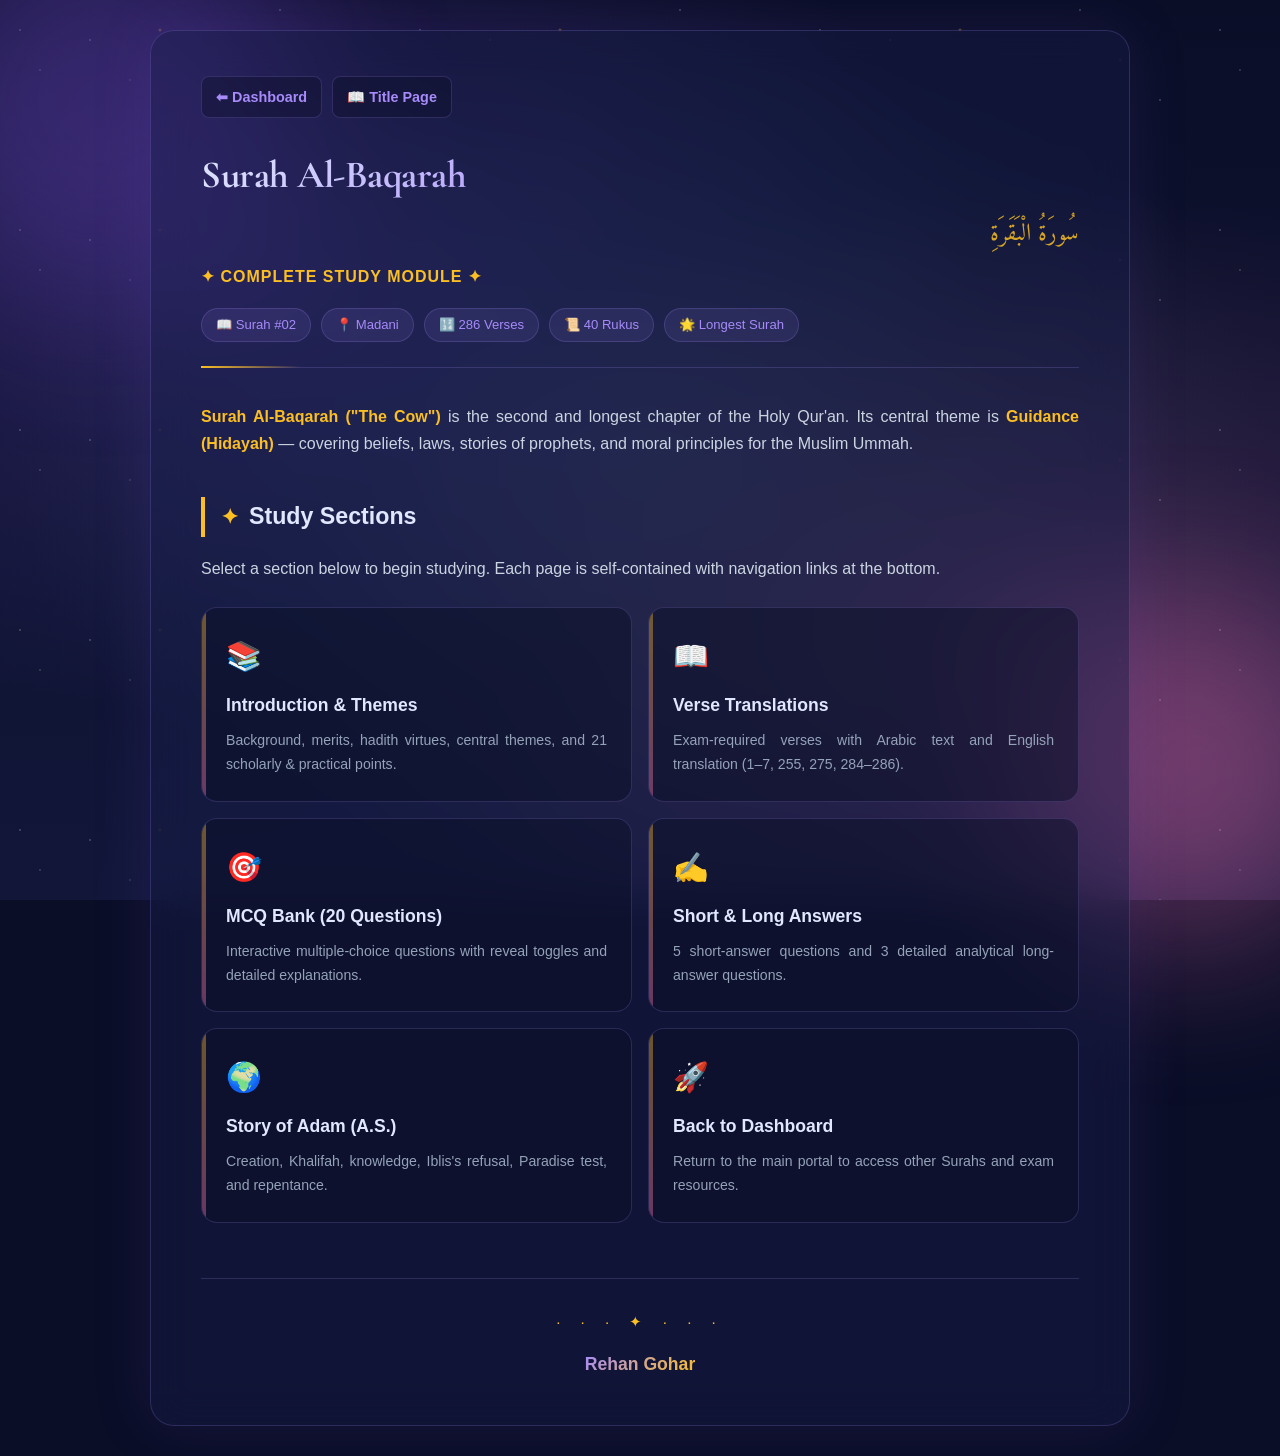
<file: surah-al-baqarah.html>
<!doctype html>
<html lang="en">
  <head>
    <meta charset="UTF-8" />
    <meta name="viewport" content="width=device-width, initial-scale=1.0" />
    <title>Surah Al-Baqarah | Study Hub</title>
    <link rel="preconnect" href="https://fonts.googleapis.com" />
    <link
      href="https://fonts.googleapis.com/css2?family=Amiri:wght@400;700&family=Cormorant+Garamond:wght@400;600;700&display=swap"
      rel="stylesheet"
    />
    <link rel="stylesheet" href="styles.css" />
  </head>
  <body>
    <div class="orb orb-1"></div>
    <div class="orb orb-2"></div>
    <div class="container">
      <div class="back-nav">
        <a href="index.html" class="back-btn">⬅ Dashboard</a>
        <a href="title.html" class="nav-link">📖 Title Page</a>
      </div>

      <header>
        <h1>Surah Al-Baqarah</h1>
        <div class="header-arabic">سُورَةُ الْبَقَرَةِ</div>
        <div class="subtitle">✦ Complete Study Module ✦</div>
        <div class="meta-badge-row">
          <span class="meta-badge">📖 Surah #02</span>
          <span class="meta-badge">📍 Madani</span>
          <span class="meta-badge">🔢 286 Verses</span>
          <span class="meta-badge">📜 40 Rukus</span>
          <span class="meta-badge">🌟 Longest Surah</span>
        </div>
      </header>

      <p>
        <strong>Surah Al-Baqarah ("The Cow")</strong> is the second and longest
        chapter of the Holy Qur'an. Its central theme is
        <strong>Guidance (Hidayah)</strong> — covering beliefs, laws, stories of
        prophets, and moral principles for the Muslim Ummah.
      </p>

      <h2>Study Sections</h2>
      <p>
        Select a section below to begin studying. Each page is self-contained
        with navigation links at the bottom.
      </p>

      <div class="hub-grid">
        <a href="baqarah-intro.html" class="hub-card">
          <span class="hub-icon">📚</span>
          <h3>Introduction & Themes</h3>
          <p>
            Background, merits, hadith virtues, central themes, and 21 scholarly
            & practical points.
          </p>
        </a>
        <a href="baqarah-translation.html" class="hub-card">
          <span class="hub-icon">📖</span>
          <h3>Verse Translations</h3>
          <p>
            Exam-required verses with Arabic text and English translation (1–7,
            255, 275, 284–286).
          </p>
        </a>
        <a href="baqarah-mcq.html" class="hub-card">
          <span class="hub-icon">🎯</span>
          <h3>MCQ Bank (20 Questions)</h3>
          <p>
            Interactive multiple-choice questions with reveal toggles and
            detailed explanations.
          </p>
        </a>
        <a href="baqarah-qa.html" class="hub-card">
          <span class="hub-icon">✍️</span>
          <h3>Short & Long Answers</h3>
          <p>
            5 short-answer questions and 3 detailed analytical long-answer
            questions.
          </p>
        </a>
        <a href="baqarah-adam.html" class="hub-card">
          <span class="hub-icon">🌍</span>
          <h3>Story of Adam (A.S.)</h3>
          <p>
            Creation, Khalifah, knowledge, Iblis's refusal, Paradise test, and
            repentance.
          </p>
        </a>
        <a href="index.html" class="hub-card">
          <span class="hub-icon">🚀</span>
          <h3>Back to Dashboard</h3>
          <p>
            Return to the main portal to access other Surahs and exam resources.
          </p>
        </a>
      </div>

      <footer><span class="name">Rehan Gohar</span></footer>
    </div>
  </body>
</html>
</file>
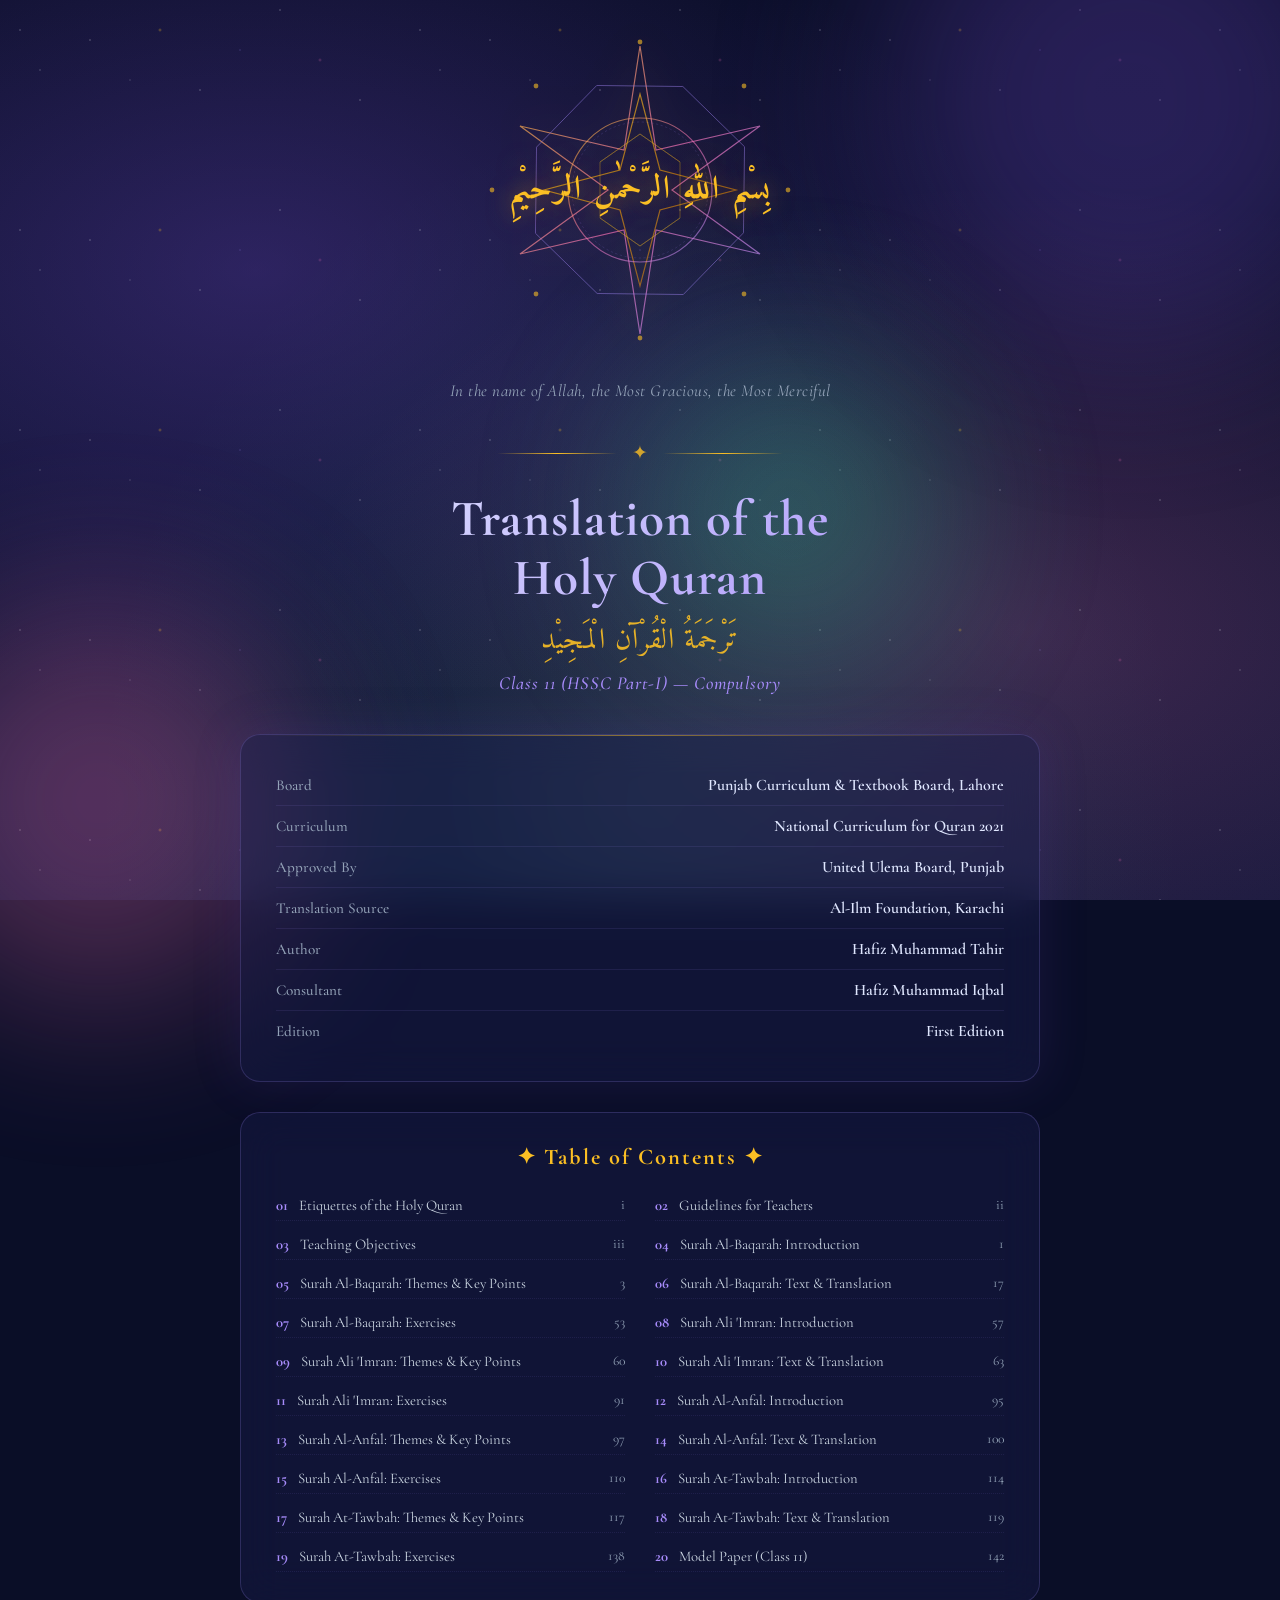
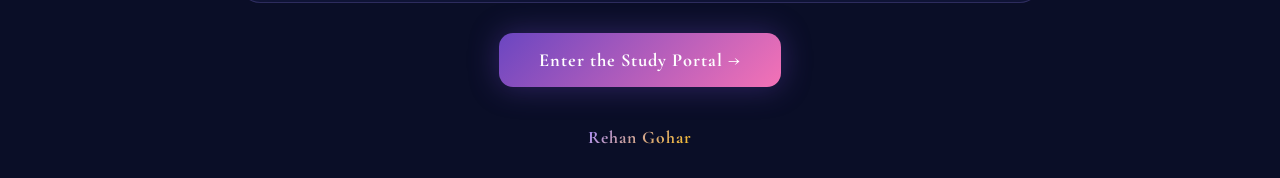
<file: title.html>
<!-- Save this file as: title.html -->
<!doctype html>
<html lang="en">
  <head>
    <meta charset="UTF-8" />
    <meta name="viewport" content="width=device-width, initial-scale=1.0" />
    <title>Translation of the Holy Quran | Title Page</title>
    <link rel="preconnect" href="https://fonts.googleapis.com" />
    <link rel="preconnect" href="https://fonts.gstatic.com" crossorigin />
    <link
      href="https://fonts.googleapis.com/css2?family=Amiri:ital,wght@0,400;0,700;1,400&family=Cormorant+Garamond:wght@400;600;700&family=Scheherazade+New:wght@400;700&display=swap"
      rel="stylesheet"
    />
    <style>
      :root {
        --void: #0a0e27;
        --deep-space: #12173a;
        --cosmic-purple: #6b46c1;
        --stardust: #a78bfa;
        --gold-star: #fbbf24;
        --gold-deep: #d97706;
        --nova: #f472b6;
        --aurora: #34d399;
        --moonlight: #e0e7ff;
        --text-glow: #cbd5e1;
        --text-muted: #94a3b8;
        --card-bg: rgba(26, 31, 78, 0.4);
        --border-glow: rgba(167, 139, 250, 0.2);
      }

      * {
        box-sizing: border-box;
        margin: 0;
        padding: 0;
      }
      body {
        font-family: "Cormorant Garamond", "Segoe UI", sans-serif;
      }

      body {
        background: var(--void);
        background-image:
          radial-gradient(
            ellipse at 20% 30%,
            rgba(107, 70, 193, 0.35) 0%,
            transparent 50%
          ),
          radial-gradient(
            ellipse at 80% 70%,
            rgba(244, 114, 182, 0.2) 0%,
            transparent 50%
          ),
          radial-gradient(
            ellipse at 50% 90%,
            rgba(52, 211, 153, 0.12) 0%,
            transparent 60%
          ),
          linear-gradient(180deg, var(--void) 0%, var(--deep-space) 100%);
        background-attachment: fixed;
        color: var(--moonlight);
        min-height: 100vh;
        display: flex;
        align-items: center;
        justify-content: center;
        padding: 30px 15px;
        position: relative;
        overflow-x: hidden;
      }

      body::before {
        content: "";
        position: fixed;
        inset: 0;
        background-image:
          radial-gradient(1px 1px at 20px 30px, white, transparent),
          radial-gradient(
            1px 1px at 40px 70px,
            rgba(255, 255, 255, 0.8),
            transparent
          ),
          radial-gradient(1px 1px at 90px 40px, white, transparent),
          radial-gradient(
            1px 1px at 130px 80px,
            rgba(255, 255, 255, 0.6),
            transparent
          ),
          radial-gradient(
            2px 2px at 160px 30px,
            rgba(251, 191, 36, 0.8),
            transparent
          ),
          radial-gradient(1px 1px at 200px 90px, white, transparent),
          radial-gradient(
            1px 1px at 240px 50px,
            rgba(167, 139, 250, 0.8),
            transparent
          ),
          radial-gradient(1px 1px at 280px 10px, white, transparent),
          radial-gradient(
            2px 2px at 320px 60px,
            rgba(244, 114, 182, 0.6),
            transparent
          ),
          radial-gradient(1px 1px at 360px 100px, white, transparent);
        background-size: 400px 200px;
        background-repeat: repeat;
        opacity: 0.5;
        animation: twinkle 8s ease-in-out infinite;
        pointer-events: none;
        z-index: 0;
      }

      @keyframes twinkle {
        0%,
        100% {
          opacity: 0.3;
        }
        50% {
          opacity: 0.7;
        }
      }

      .orb {
        position: fixed;
        border-radius: 50%;
        filter: blur(90px);
        opacity: 0.3;
        pointer-events: none;
        z-index: 0;
      }
      .orb-1 {
        width: 500px;
        height: 500px;
        background: var(--cosmic-purple);
        top: -150px;
        right: -100px;
        animation: float1 25s ease-in-out infinite;
      }
      .orb-2 {
        width: 400px;
        height: 400px;
        background: var(--nova);
        bottom: -100px;
        left: -100px;
        animation: float2 30s ease-in-out infinite;
      }
      .orb-3 {
        width: 300px;
        height: 300px;
        background: var(--aurora);
        top: 40%;
        left: 50%;
        animation: float1 35s ease-in-out infinite reverse;
      }

      @keyframes float1 {
        0%,
        100% {
          transform: translate(0, 0);
        }
        50% {
          transform: translate(60px, 70px);
        }
      }
      @keyframes float2 {
        0%,
        100% {
          transform: translate(0, 0);
        }
        50% {
          transform: translate(-50px, -60px);
        }
      }

      .title-container {
        max-width: 800px;
        width: 100%;
        position: relative;
        z-index: 1;
        text-align: center;
      }

      /* ── ISLAMIC GEOMETRIC STAR CENTREPIECE ── */
      .geometric-frame {
        width: 320px;
        height: 320px;
        margin: 0 auto 30px;
        position: relative;
        display: flex;
        align-items: center;
        justify-content: center;
      }

      .geometric-svg {
        width: 100%;
        height: 100%;
        filter: drop-shadow(0 0 20px rgba(251, 191, 36, 0.4));
        animation: rotateSlow 60s linear infinite;
      }
      .geometric-svg-inner {
        animation: rotateReverse 45s linear infinite;
      }

      @keyframes rotateSlow {
        from {
          transform: rotate(0deg);
        }
        to {
          transform: rotate(360deg);
        }
      }
      @keyframes rotateReverse {
        from {
          transform: rotate(360deg);
        }
        to {
          transform: rotate(0deg);
        }
      }

      /* Bismillah placed inside the frame */
      .bismillah-inside {
        position: absolute;
        top: 50%;
        left: 50%;
        transform: translate(-50%, -50%);
        font-family: "Amiri", "Scheherazade New", serif;
        font-size: 2rem;
        font-weight: 700;
        color: var(--gold-star);
        text-shadow:
          0 0 25px rgba(251, 191, 36, 0.6),
          0 0 50px rgba(251, 191, 36, 0.3);
        direction: rtl;
        white-space: nowrap;
        letter-spacing: 2px;
        animation: shimmer 5s ease-in-out infinite;
      }

      @keyframes shimmer {
        0%,
        100% {
          text-shadow:
            0 0 25px rgba(251, 191, 36, 0.6),
            0 0 50px rgba(251, 191, 36, 0.3);
        }
        50% {
          text-shadow:
            0 0 35px rgba(251, 191, 36, 0.9),
            0 0 70px rgba(251, 191, 36, 0.5);
        }
      }

      .bismillah-translation {
        font-family: "Cormorant Garamond", serif;
        font-size: 1.05rem;
        color: var(--text-muted);
        font-style: italic;
        margin-bottom: 40px;
        letter-spacing: 0.5px;
      }

      /* Ornamental Divider */
      .divider {
        display: flex;
        align-items: center;
        justify-content: center;
        gap: 15px;
        margin: 25px 0;
        color: var(--gold-star);
      }
      .divider::before,
      .divider::after {
        content: "";
        flex: 1;
        max-width: 120px;
        height: 1px;
        background: linear-gradient(
          90deg,
          transparent,
          var(--gold-star),
          transparent
        );
      }
      .divider-icon {
        font-size: 1.2rem;
        opacity: 0.8;
      }

      /* Title Text */
      .book-title {
        font-family: "Cormorant Garamond", serif;
        font-size: 3.2rem;
        font-weight: 700;
        letter-spacing: 1px;
        line-height: 1.15;
        margin-bottom: 8px;
        background: linear-gradient(
          135deg,
          var(--moonlight),
          var(--stardust),
          var(--gold-star),
          var(--nova)
        );
        background-size: 300% 300%;
        -webkit-background-clip: text;
        -webkit-text-fill-color: transparent;
        background-clip: text;
        animation: gradientShift 8s ease-in-out infinite;
      }
      @keyframes gradientShift {
        0%,
        100% {
          background-position: 0% 50%;
        }
        50% {
          background-position: 100% 50%;
        }
      }

      .book-subtitle-ar {
        font-family: "Amiri", serif;
        font-size: 1.8rem;
        color: var(--gold-star);
        font-weight: 400;
        letter-spacing: 1px;
        direction: rtl;
        margin-bottom: 6px;
        opacity: 0.9;
      }

      .book-class {
        font-family: "Cormorant Garamond", serif;
        font-size: 1.15rem;
        color: var(--stardust);
        font-weight: 500;
        margin-bottom: 40px;
        font-style: italic;
        letter-spacing: 1px;
      }

      /* Info Card */
      .info-card {
        background: var(--card-bg);
        backdrop-filter: blur(20px);
        -webkit-backdrop-filter: blur(20px);
        border: 1px solid var(--border-glow);
        border-radius: 20px;
        padding: 30px 35px;
        text-align: left;
        box-shadow: 0 0 50px rgba(107, 70, 193, 0.15);
        margin-bottom: 30px;
        position: relative;
      }
      .info-card::before {
        content: "";
        position: absolute;
        top: 0;
        left: 20px;
        right: 20px;
        height: 1px;
        background: linear-gradient(
          90deg,
          transparent,
          var(--gold-star),
          transparent
        );
        opacity: 0.5;
      }
      .info-row {
        display: flex;
        justify-content: space-between;
        align-items: center;
        padding: 10px 0;
        border-bottom: 1px solid rgba(167, 139, 250, 0.1);
      }
      .info-row:last-child {
        border-bottom: none;
      }
      .info-label {
        color: var(--text-muted);
        font-size: 0.95rem;
        font-weight: 500;
        font-family: "Cormorant Garamond", serif;
      }
      .info-value {
        color: var(--moonlight);
        font-size: 1rem;
        font-weight: 600;
        text-align: right;
        font-family: "Cormorant Garamond", serif;
      }

      /* TOC Preview */
      .toc-preview {
        background: var(--card-bg);
        backdrop-filter: blur(20px);
        border: 1px solid var(--border-glow);
        border-radius: 20px;
        padding: 30px 35px;
        text-align: left;
        margin-bottom: 30px;
      }
      .toc-title {
        font-family: "Cormorant Garamond", serif;
        color: var(--gold-star);
        font-size: 1.4rem;
        font-weight: 700;
        margin-bottom: 20px;
        text-align: center;
        letter-spacing: 2px;
      }
      .toc-grid {
        display: grid;
        grid-template-columns: 1fr 1fr;
        gap: 8px 30px;
      }
      .toc-item {
        display: flex;
        justify-content: space-between;
        align-items: center;
        padding: 6px 0;
        font-size: 0.92rem;
        color: var(--text-glow);
        border-bottom: 1px dotted rgba(167, 139, 250, 0.1);
        font-family: "Cormorant Garamond", serif;
      }
      .toc-item .num {
        color: var(--stardust);
        font-weight: 700;
        margin-right: 8px;
        min-width: 22px;
      }
      .toc-item .pg {
        color: var(--text-muted);
        font-size: 0.85rem;
      }

      /* CTA Button */
      .cta-btn {
        display: inline-flex;
        align-items: center;
        gap: 10px;
        background: linear-gradient(135deg, var(--cosmic-purple), var(--nova));
        color: white;
        text-decoration: none;
        padding: 16px 40px;
        border-radius: 14px;
        font-size: 1.15rem;
        font-weight: 700;
        letter-spacing: 1px;
        font-family: "Cormorant Garamond", serif;
        box-shadow: 0 0 30px rgba(107, 70, 193, 0.4);
        transition: all 0.3s;
      }
      .cta-btn:hover {
        transform: translateY(-3px);
        box-shadow: 0 0 50px rgba(107, 70, 193, 0.6);
      }

      footer {
        margin-top: 40px;
        font-size: 0.95rem;
        color: var(--text-muted);
        font-family: "Cormorant Garamond", serif;
      }
      footer .name {
        font-weight: 700;
        font-size: 1.1rem;
        letter-spacing: 1px;
        background: linear-gradient(135deg, var(--stardust), var(--gold-star));
        -webkit-background-clip: text;
        -webkit-text-fill-color: transparent;
        background-clip: text;
      }

      @media (max-width: 600px) {
        .book-title {
          font-size: 2.2rem;
        }
        .book-subtitle-ar {
          font-size: 1.4rem;
        }
        .bismillah-inside {
          font-size: 1.4rem;
        }
        .geometric-frame {
          width: 260px;
          height: 260px;
        }
        .toc-grid {
          grid-template-columns: 1fr;
        }
        .info-card,
        .toc-preview {
          padding: 20px;
        }
      }
    </style>
  </head>
  <body>
    <div class="orb orb-1"></div>
    <div class="orb orb-2"></div>
    <div class="orb orb-3"></div>

    <div class="title-container">
      <!-- ── ISLAMIC GEOMETRIC CENTREPIECE WITH BISMILLAH ── -->
      <div class="geometric-frame">
        <svg
          class="geometric-svg"
          viewBox="0 0 400 400"
          xmlns="http://www.w3.org/2000/svg"
        >
          <defs>
            <linearGradient id="goldGrad" x1="0%" y1="0%" x2="100%" y2="100%">
              <stop offset="0%" stop-color="#fbbf24" />
              <stop offset="50%" stop-color="#f472b6" />
              <stop offset="100%" stop-color="#a78bfa" />
            </linearGradient>
            <linearGradient id="starGrad" x1="0%" y1="0%" x2="100%" y2="100%">
              <stop offset="0%" stop-color="#fbbf24" stop-opacity="0.9" />
              <stop offset="100%" stop-color="#d97706" stop-opacity="0.7" />
            </linearGradient>
          </defs>

          <!-- Outer 16-point star -->
          <g
            fill="none"
            stroke="url(#goldGrad)"
            stroke-width="1.5"
            opacity="0.7"
          >
            <polygon
              points="200,20 220,150 350,120 240,200 350,280 220,250 200,380 180,250 50,280 160,200 50,120 180,150"
            />
          </g>

          <!-- Middle octagon rotated -->
          <g fill="none" stroke="#a78bfa" stroke-width="1" opacity="0.5">
            <polygon
              points="200,60 300,100 340,200 300,300 200,340 100,300 60,200 100,100"
              transform="rotate(22.5 200 200)"
            />
          </g>

          <!-- Inner 8-point star -->
          <g
            fill="none"
            stroke="url(#starGrad)"
            stroke-width="1.5"
            opacity="0.8"
          >
            <polygon
              points="200,80 225,175 320,200 225,225 200,320 175,225 80,200 175,175"
            />
          </g>

          <!-- Decorative outer ring dots -->
          <g fill="#fbbf24" opacity="0.6">
            <circle cx="200" cy="15" r="3" />
            <circle cx="330" cy="70" r="3" />
            <circle cx="385" cy="200" r="3" />
            <circle cx="330" cy="330" r="3" />
            <circle cx="200" cy="385" r="3" />
            <circle cx="70" cy="330" r="3" />
            <circle cx="15" cy="200" r="3" />
            <circle cx="70" cy="70" r="3" />
          </g>

          <!-- Central circle border -->
          <circle
            cx="200"
            cy="200"
            r="90"
            fill="none"
            stroke="url(#goldGrad)"
            stroke-width="1.5"
            opacity="0.6"
          />
          <circle
            cx="200"
            cy="200"
            r="85"
            fill="none"
            stroke="#a78bfa"
            stroke-width="0.5"
            opacity="0.4"
            stroke-dasharray="3,3"
          />

          <!-- Inner geometric pattern -->
          <g class="geometric-svg-inner" transform-origin="200 200">
            <g fill="none" stroke="#fbbf24" stroke-width="0.8" opacity="0.5">
              <path
                d="M 200 130 L 250 165 L 250 235 L 200 270 L 150 235 L 150 165 Z"
              />
              <path
                d="M 200 130 L 150 165 M 200 130 L 250 165 M 250 235 L 200 270 M 200 270 L 150 235"
              />
            </g>
          </g>
        </svg>

        <!-- Bismillah placed inside -->
        <div class="bismillah-inside">
          بِسْمِ اللّٰهِ الرَّحْمٰنِ الرَّحِيْمِ
        </div>
      </div>

      <div class="bismillah-translation">
        In the name of Allah, the Most Gracious, the Most Merciful
      </div>

      <div class="divider">
        <span class="divider-icon">✦</span>
      </div>

      <div class="book-title">Translation of the<br />Holy Quran</div>
      <div class="book-subtitle-ar">تَرْجَمَةُ الْقُرْآنِ الْمَجِيْدِ</div>
      <div class="book-class">Class 11 (HSSC Part-I) — Compulsory</div>

      <div class="info-card">
        <div class="info-row">
          <span class="info-label">Board</span>
          <span class="info-value"
            >Punjab Curriculum & Textbook Board, Lahore</span
          >
        </div>
        <div class="info-row">
          <span class="info-label">Curriculum</span>
          <span class="info-value">National Curriculum for Quran 2021</span>
        </div>
        <div class="info-row">
          <span class="info-label">Approved By</span>
          <span class="info-value">United Ulema Board, Punjab</span>
        </div>
        <div class="info-row">
          <span class="info-label">Translation Source</span>
          <span class="info-value">Al-Ilm Foundation, Karachi</span>
        </div>
        <div class="info-row">
          <span class="info-label">Author</span>
          <span class="info-value">Hafiz Muhammad Tahir</span>
        </div>
        <div class="info-row">
          <span class="info-label">Consultant</span>
          <span class="info-value">Hafiz Muhammad Iqbal</span>
        </div>
        <div class="info-row">
          <span class="info-label">Edition</span>
          <span class="info-value">First Edition</span>
        </div>
      </div>

      <div class="toc-preview">
        <div class="toc-title">✦ Table of Contents ✦</div>
        <div class="toc-grid">
          <div class="toc-item">
            <span><span class="num">01</span> Etiquettes of the Holy Quran</span
            ><span class="pg">i</span>
          </div>
          <div class="toc-item">
            <span><span class="num">02</span> Guidelines for Teachers</span
            ><span class="pg">ii</span>
          </div>
          <div class="toc-item">
            <span><span class="num">03</span> Teaching Objectives</span
            ><span class="pg">iii</span>
          </div>
          <div class="toc-item">
            <span
              ><span class="num">04</span> Surah Al-Baqarah: Introduction</span
            ><span class="pg">1</span>
          </div>
          <div class="toc-item">
            <span
              ><span class="num">05</span> Surah Al-Baqarah: Themes & Key
              Points</span
            ><span class="pg">3</span>
          </div>
          <div class="toc-item">
            <span
              ><span class="num">06</span> Surah Al-Baqarah: Text &
              Translation</span
            ><span class="pg">17</span>
          </div>
          <div class="toc-item">
            <span><span class="num">07</span> Surah Al-Baqarah: Exercises</span
            ><span class="pg">53</span>
          </div>
          <div class="toc-item">
            <span
              ><span class="num">08</span> Surah Ali 'Imran: Introduction</span
            ><span class="pg">57</span>
          </div>
          <div class="toc-item">
            <span
              ><span class="num">09</span> Surah Ali 'Imran: Themes & Key
              Points</span
            ><span class="pg">60</span>
          </div>
          <div class="toc-item">
            <span
              ><span class="num">10</span> Surah Ali 'Imran: Text &
              Translation</span
            ><span class="pg">63</span>
          </div>
          <div class="toc-item">
            <span><span class="num">11</span> Surah Ali 'Imran: Exercises</span
            ><span class="pg">91</span>
          </div>
          <div class="toc-item">
            <span><span class="num">12</span> Surah Al-Anfal: Introduction</span
            ><span class="pg">95</span>
          </div>
          <div class="toc-item">
            <span
              ><span class="num">13</span> Surah Al-Anfal: Themes & Key
              Points</span
            ><span class="pg">97</span>
          </div>
          <div class="toc-item">
            <span
              ><span class="num">14</span> Surah Al-Anfal: Text &
              Translation</span
            ><span class="pg">100</span>
          </div>
          <div class="toc-item">
            <span><span class="num">15</span> Surah Al-Anfal: Exercises</span
            ><span class="pg">110</span>
          </div>
          <div class="toc-item">
            <span
              ><span class="num">16</span> Surah At-Tawbah: Introduction</span
            ><span class="pg">114</span>
          </div>
          <div class="toc-item">
            <span
              ><span class="num">17</span> Surah At-Tawbah: Themes & Key
              Points</span
            ><span class="pg">117</span>
          </div>
          <div class="toc-item">
            <span
              ><span class="num">18</span> Surah At-Tawbah: Text &
              Translation</span
            ><span class="pg">119</span>
          </div>
          <div class="toc-item">
            <span><span class="num">19</span> Surah At-Tawbah: Exercises</span
            ><span class="pg">138</span>
          </div>
          <div class="toc-item">
            <span><span class="num">20</span> Model Paper (Class 11)</span
            ><span class="pg">142</span>
          </div>
        </div>
      </div>

      <a href="index.html" class="cta-btn">Enter the Study Portal →</a>

      <footer>
        <span class="name">Rehan Gohar</span>
      </footer>
    </div>
  </body>
</html>
</file>
<file: styles.css>
/* ═══════════════════════════════════════════
   COSMIC STUDY PORTAL — SHARED STYLESHEET
   Author: Rehan Gohar
   ═══════════════════════════════════════════ */

:root {
  --void: #0a0e27;
  --deep-space: #12173a;
  --nebula: #1a1f4e;
  --cosmic-purple: #6b46c1;
  --stardust: #a78bfa;
  --gold-star: #fbbf24;
  --nova: #f472b6;
  --aurora: #34d399;
  --moonlight: #e0e7ff;
  --text-glow: #cbd5e1;
  --text-muted: #94a3b8;
  --card-bg: rgba(26, 31, 78, 0.4);
  --border-glow: rgba(167, 139, 250, 0.2);
}

* {
  box-sizing: border-box;
  margin: 0;
  padding: 0;
  font-family:
    "Segoe UI",
    -apple-system,
    BlinkMacSystemFont,
    sans-serif;
}

body {
  background: var(--void);
  background-image:
    radial-gradient(
      ellipse at 20% 30%,
      rgba(107, 70, 193, 0.3) 0%,
      transparent 50%
    ),
    radial-gradient(
      ellipse at 80% 70%,
      rgba(244, 114, 182, 0.2) 0%,
      transparent 50%
    ),
    radial-gradient(
      ellipse at 50% 50%,
      rgba(52, 211, 153, 0.1) 0%,
      transparent 70%
    ),
    linear-gradient(180deg, var(--void) 0%, var(--deep-space) 100%);
  background-attachment: fixed;
  color: var(--moonlight);
  padding: 30px 15px;
  line-height: 1.7;
  min-height: 100vh;
  position: relative;
  overflow-x: hidden;
}

body::before {
  content: "";
  position: fixed;
  inset: 0;
  background-image:
    radial-gradient(1px 1px at 20px 30px, white, transparent),
    radial-gradient(
      1px 1px at 40px 70px,
      rgba(255, 255, 255, 0.8),
      transparent
    ),
    radial-gradient(1px 1px at 90px 40px, white, transparent),
    radial-gradient(
      1px 1px at 130px 80px,
      rgba(255, 255, 255, 0.6),
      transparent
    ),
    radial-gradient(
      2px 2px at 160px 30px,
      rgba(251, 191, 36, 0.8),
      transparent
    ),
    radial-gradient(1px 1px at 200px 90px, white, transparent),
    radial-gradient(
      1px 1px at 240px 50px,
      rgba(167, 139, 250, 0.8),
      transparent
    ),
    radial-gradient(1px 1px at 280px 10px, white, transparent),
    radial-gradient(
      2px 2px at 320px 60px,
      rgba(244, 114, 182, 0.6),
      transparent
    ),
    radial-gradient(1px 1px at 360px 100px, white, transparent);
  background-size: 400px 200px;
  background-repeat: repeat;
  opacity: 0.6;
  animation: twinkle 8s ease-in-out infinite;
  pointer-events: none;
  z-index: 0;
}

@keyframes twinkle {
  0%,
  100% {
    opacity: 0.4;
  }
  50% {
    opacity: 0.8;
  }
}

.orb {
  position: fixed;
  border-radius: 50%;
  filter: blur(80px);
  opacity: 0.35;
  pointer-events: none;
  z-index: 0;
}
.orb-1 {
  width: 400px;
  height: 400px;
  background: var(--cosmic-purple);
  top: -100px;
  left: -100px;
  animation: float1 20s ease-in-out infinite;
}
.orb-2 {
  width: 350px;
  height: 350px;
  background: var(--nova);
  bottom: -50px;
  right: -80px;
  animation: float2 25s ease-in-out infinite;
}
@keyframes float1 {
  0%,
  100% {
    transform: translate(0, 0);
  }
  50% {
    transform: translate(50px, 80px);
  }
}
@keyframes float2 {
  0%,
  100% {
    transform: translate(0, 0);
  }
  50% {
    transform: translate(-70px, -50px);
  }
}

.container {
  max-width: 980px;
  margin: 0 auto;
  background: var(--card-bg);
  backdrop-filter: blur(20px);
  -webkit-backdrop-filter: blur(20px);
  padding: 45px 50px;
  border-radius: 24px;
  border: 1px solid var(--border-glow);
  box-shadow: 0 0 60px rgba(107, 70, 193, 0.15);
  position: relative;
  z-index: 1;
}

/* ── Navigation ── */
.back-nav {
  margin-bottom: 25px;
  display: flex;
  gap: 10px;
  flex-wrap: wrap;
}
.back-btn,
.nav-link {
  text-decoration: none;
  color: var(--stardust);
  font-weight: 600;
  display: inline-flex;
  align-items: center;
  gap: 8px;
  font-size: 0.9rem;
  transition: all 0.3s;
  padding: 8px 14px;
  border-radius: 8px;
  border: 1px solid var(--border-glow);
  background: rgba(10, 14, 39, 0.4);
}
.back-btn:hover,
.nav-link:hover {
  color: var(--gold-star);
  border-color: var(--gold-star);
  transform: translateX(-3px);
}
.nav-link.active {
  background: linear-gradient(135deg, var(--cosmic-purple), var(--nova));
  color: white;
  border-color: transparent;
}

/* ── Header ── */
header {
  border-bottom: 1px solid var(--border-glow);
  padding-bottom: 25px;
  margin-bottom: 35px;
  position: relative;
}
header::after {
  content: "";
  position: absolute;
  bottom: -1px;
  left: 0;
  width: 100px;
  height: 2px;
  background: linear-gradient(90deg, var(--gold-star), transparent);
}
header h1 {
  font-family: "Cormorant Garamond", serif;
  font-size: 2.4rem;
  letter-spacing: -0.5px;
  font-weight: 700;
  background: linear-gradient(
    135deg,
    var(--moonlight),
    var(--stardust),
    var(--gold-star)
  );
  -webkit-background-clip: text;
  -webkit-text-fill-color: transparent;
  background-clip: text;
}
.header-arabic {
  font-family: "Amiri", serif;
  font-size: 1.5rem;
  color: var(--gold-star);
  direction: rtl;
  margin-top: 5px;
  opacity: 0.85;
}
.subtitle {
  color: var(--gold-star);
  font-size: 1rem;
  font-weight: 600;
  text-transform: uppercase;
  letter-spacing: 1px;
  margin-top: 8px;
}
.meta-badge-row {
  display: flex;
  flex-wrap: wrap;
  gap: 10px;
  margin-top: 18px;
}
.meta-badge {
  background: rgba(167, 139, 250, 0.1);
  border: 1px solid var(--border-glow);
  padding: 5px 14px;
  border-radius: 20px;
  font-size: 0.82rem;
  font-weight: 500;
  color: var(--stardust);
}

/* ── Typography ── */
h2 {
  color: var(--moonlight);
  font-size: 1.45rem;
  margin: 40px 0 18px;
  padding-left: 16px;
  border-left: 4px solid var(--gold-star);
  display: flex;
  align-items: center;
  gap: 10px;
}
h2::before {
  content: "✦";
  color: var(--gold-star);
  font-size: 0.9em;
}
h3 {
  color: var(--stardust);
  font-size: 1.15rem;
  margin: 24px 0 12px;
}
p {
  margin-bottom: 16px;
  text-align: justify;
  color: var(--text-glow);
}
p strong {
  color: var(--gold-star);
}
p em {
  color: var(--nova);
  font-style: normal;
  font-weight: 500;
}

/* ── Cards & Boxes ── */
.callout-box {
  background: linear-gradient(
    135deg,
    rgba(107, 70, 193, 0.15),
    rgba(244, 114, 182, 0.1)
  );
  border: 1px solid var(--border-glow);
  border-left: 4px solid var(--gold-star);
  padding: 20px 25px;
  border-radius: 12px;
  margin: 25px 0;
  position: relative;
  overflow: hidden;
}
.callout-box::before {
  content: "";
  position: absolute;
  top: -30px;
  right: -30px;
  width: 100px;
  height: 100px;
  background: radial-gradient(circle, rgba(251, 191, 36, 0.2), transparent);
  border-radius: 50%;
}
.callout-title {
  font-weight: 700;
  color: var(--gold-star);
  margin-bottom: 8px;
  font-size: 1.05rem;
}
.callout-box p {
  color: var(--text-glow);
  margin-bottom: 0;
}

.learning-outcomes {
  background: linear-gradient(
    135deg,
    rgba(52, 211, 153, 0.1),
    rgba(107, 70, 193, 0.08)
  );
  border: 1px solid rgba(52, 211, 153, 0.25);
  border-radius: 16px;
  padding: 25px 30px;
  margin: 25px 0;
  position: relative;
  overflow: hidden;
}
.learning-outcomes::before {
  content: "";
  position: absolute;
  top: -40px;
  right: -40px;
  width: 120px;
  height: 120px;
  background: radial-gradient(circle, rgba(52, 211, 153, 0.15), transparent);
  border-radius: 50%;
}
.lo-title {
  color: var(--aurora);
  font-weight: 700;
  font-size: 1.1rem;
  margin-bottom: 12px;
  display: flex;
  align-items: center;
  gap: 8px;
}
.learning-outcomes ul {
  list-style: none;
  padding: 0;
  margin: 0;
}
.learning-outcomes ul li {
  padding: 6px 0 6px 24px;
  position: relative;
  color: var(--text-glow);
  font-size: 0.95rem;
}
.learning-outcomes ul li::before {
  content: "✓";
  position: absolute;
  left: 0;
  color: var(--aurora);
  font-weight: 700;
}

.hadith-card {
  background: linear-gradient(
    135deg,
    rgba(251, 191, 36, 0.08),
    rgba(244, 114, 182, 0.05)
  );
  border: 1px solid rgba(251, 191, 36, 0.25);
  border-left: 4px solid var(--gold-star);
  border-radius: 12px;
  padding: 20px 24px;
  margin: 18px 0;
  position: relative;
}
.hadith-card::before {
  content: "❝";
  position: absolute;
  top: 10px;
  left: 15px;
  font-size: 2.5rem;
  color: var(--gold-star);
  opacity: 0.25;
  font-family: "Cormorant Garamond", serif;
  line-height: 1;
}
.hadith-text {
  color: var(--text-glow);
  font-size: 0.98rem;
  padding-left: 30px;
  font-style: italic;
  line-height: 1.7;
}
.hadith-source {
  display: block;
  text-align: right;
  color: var(--stardust);
  font-size: 0.85rem;
  margin-top: 10px;
  font-style: normal;
  font-weight: 600;
}

/* ── Tree Structure ── */
.tree-structure {
  background: rgba(10, 14, 39, 0.5);
  border: 1px solid var(--border-glow);
  border-radius: 16px;
  padding: 28px 32px;
  margin: 25px 0;
}
.tree-structure > ul {
  list-style-type: none;
  padding-left: 0;
}
.tree-structure > ul > li {
  font-weight: 700;
  color: var(--moonlight);
  margin-top: 18px;
  padding-left: 8px;
  border-left: 2px solid var(--cosmic-purple);
}
.tree-structure > ul > li:first-child {
  margin-top: 0;
}
.tree-structure ul ul {
  padding-left: 24px;
  list-style-type: none;
  margin-top: 8px;
}
.tree-structure ul ul li {
  font-weight: 400;
  color: var(--text-glow);
  font-size: 0.94rem;
  margin-bottom: 6px;
  padding-left: 15px;
  position: relative;
}
.tree-structure ul ul li::before {
  content: "◆";
  position: absolute;
  left: 0;
  color: var(--gold-star);
  font-size: 0.7em;
  top: 4px;
}
.tree-structure ul ul li strong {
  color: var(--nova);
}
.tree-structure ul ul li em {
  color: var(--aurora);
  font-style: normal;
}

/* ── Practical Points ── */
.practical-grid {
  display: grid;
  gap: 14px;
  margin: 20px 0;
}
.practical-item {
  background: rgba(10, 14, 39, 0.5);
  border: 1px solid var(--border-glow);
  border-radius: 12px;
  padding: 16px 20px;
  display: flex;
  gap: 15px;
  align-items: flex-start;
  transition: all 0.3s;
}
.practical-item:hover {
  border-color: var(--gold-star);
  transform: translateX(4px);
}
.practical-num {
  background: linear-gradient(135deg, var(--cosmic-purple), var(--nova));
  color: white;
  font-weight: 700;
  min-width: 32px;
  height: 32px;
  display: flex;
  align-items: center;
  justify-content: center;
  border-radius: 8px;
  font-size: 0.9rem;
  flex-shrink: 0;
}
.practical-text {
  color: var(--text-glow);
  font-size: 0.95rem;
  line-height: 1.5;
}
.practical-ref {
  display: inline-block;
  margin-top: 6px;
  background: rgba(251, 191, 36, 0.1);
  border: 1px solid rgba(251, 191, 36, 0.25);
  color: var(--gold-star);
  padding: 2px 10px;
  border-radius: 12px;
  font-size: 0.78rem;
  font-weight: 600;
}

/* ── Tables ── */
.summary-table {
  width: 100%;
  border-collapse: separate;
  border-spacing: 0;
  margin: 20px 0;
  font-size: 0.92rem;
  background: rgba(10, 14, 39, 0.5);
  border-radius: 12px;
  overflow: hidden;
  border: 1px solid var(--border-glow);
}
.summary-table th,
.summary-table td {
  padding: 14px 16px;
  text-align: left;
  border-bottom: 1px solid var(--border-glow);
}
.summary-table th {
  background: linear-gradient(135deg, var(--cosmic-purple), var(--nebula));
  color: var(--moonlight);
  font-weight: 600;
}
.summary-table tr:last-child td {
  border-bottom: none;
}
.summary-table tr:hover td {
  background: rgba(167, 139, 250, 0.05);
}
.summary-table td {
  color: var(--text-glow);
}
.summary-table td strong {
  color: var(--gold-star);
}
.summary-table td em {
  color: var(--nova);
  font-style: normal;
  font-weight: 500;
}

/* ── MCQ Cards ── */
.q-card {
  background: rgba(10, 14, 39, 0.5);
  border: 1px solid var(--border-glow);
  border-radius: 14px;
  padding: 22px;
  margin-bottom: 18px;
  transition: all 0.3s;
  position: relative;
  overflow: hidden;
}
.q-card::before {
  content: "";
  position: absolute;
  top: 0;
  left: 0;
  width: 3px;
  height: 100%;
  background: linear-gradient(180deg, var(--gold-star), var(--nova));
  opacity: 0.5;
}
.q-card:hover {
  border-color: var(--stardust);
  box-shadow: 0 8px 25px rgba(167, 139, 250, 0.15);
}
.q-title {
  font-weight: 600;
  margin-bottom: 15px;
  font-size: 1rem;
  color: var(--moonlight);
}
.options-grid {
  display: grid;
  grid-template-columns: 1fr 1fr;
  gap: 10px;
}
.option {
  background: rgba(26, 31, 78, 0.5);
  padding: 11px 15px;
  border: 1px solid var(--border-glow);
  border-radius: 8px;
  font-size: 0.92rem;
  cursor: pointer;
  transition: all 0.2s;
  color: var(--text-glow);
}
.option:hover {
  border-color: var(--gold-star);
  background: rgba(251, 191, 36, 0.1);
  color: var(--moonlight);
  transform: translateY(-2px);
}

/* ── Short & Long Answer Cards ── */
.sq-card {
  background: rgba(26, 31, 78, 0.3);
  border: 1px solid rgba(167, 139, 250, 0.15);
  border-radius: 16px;
  padding: 25px;
  margin-bottom: 20px;
  transition: all 0.3s;
}
.sq-card:hover {
  border-color: var(--stardust);
  box-shadow: 0 8px 30px rgba(167, 139, 250, 0.1);
}
.sq-question {
  font-size: 1.05rem;
  font-weight: 700;
  color: var(--gold-star);
  margin-bottom: 12px;
  display: flex;
  gap: 10px;
}
.sq-question span {
  color: var(--stardust);
}
.sq-answer {
  color: var(--text-glow);
  font-size: 0.95rem;
  padding-left: 24px;
  border-left: 2px solid rgba(167, 139, 250, 0.3);
  text-align: justify;
}
.sq-answer ol {
  margin: 10px 0 0 20px;
}
.sq-answer li {
  margin-bottom: 6px;
  color: var(--text-glow);
}

.lq-card {
  background: rgba(26, 31, 78, 0.35);
  border: 1px solid rgba(167, 139, 250, 0.2);
  border-radius: 18px;
  padding: 30px;
  margin-bottom: 25px;
  position: relative;
  overflow: hidden;
  box-shadow: 0 4px 30px rgba(0, 0, 0, 0.2);
}
.lq-card::before {
  content: "";
  position: absolute;
  top: -100px;
  left: -100px;
  width: 250px;
  height: 250px;
  background: radial-gradient(
    circle,
    rgba(244, 114, 182, 0.1),
    transparent 70%
  );
  pointer-events: none;
}
.lq-question {
  font-size: 1.15rem;
  font-weight: 700;
  color: var(--moonlight);
  margin-bottom: 18px;
  display: flex;
  gap: 12px;
  line-height: 1.4;
  border-bottom: 1px dashed rgba(167, 139, 250, 0.2);
  padding-bottom: 15px;
}
.lq-question span {
  color: var(--gold-star);
}
.lq-answer {
  color: var(--text-glow);
  font-size: 0.98rem;
  line-height: 1.8;
  text-align: justify;
}
.lq-answer p {
  margin-bottom: 16px;
}
.lq-answer ul {
  list-style-type: none;
  padding-left: 0;
  margin-bottom: 15px;
}
.lq-answer ul li {
  margin-bottom: 15px;
  padding-left: 20px;
  position: relative;
}
.lq-answer ul li::before {
  content: "✦";
  position: absolute;
  left: 0;
  color: var(--gold-star);
  font-size: 0.8rem;
  top: 2px;
}
.lq-answer ul li strong {
  color: var(--stardust);
  display: inline-block;
  margin-bottom: 4px;
  font-size: 1.02rem;
}

/* ── Topic / Detail Cards ── */
.topic-overview {
  background: linear-gradient(
    135deg,
    rgba(107, 70, 193, 0.12),
    rgba(52, 211, 153, 0.08)
  );
  border: 1px solid var(--border-glow);
  border-radius: 16px;
  padding: 28px;
  margin: 20px 0 30px;
  position: relative;
  overflow: hidden;
}
.topic-overview::after {
  content: "";
  position: absolute;
  bottom: -60px;
  right: -60px;
  width: 180px;
  height: 180px;
  background: radial-gradient(circle, rgba(251, 191, 36, 0.1), transparent);
  border-radius: 50%;
}
.topic-overview p {
  position: relative;
  z-index: 1;
}

.detail-card {
  background: rgba(10, 14, 39, 0.5);
  border: 1px solid var(--border-glow);
  border-radius: 14px;
  padding: 24px 28px;
  margin-bottom: 18px;
  position: relative;
  overflow: hidden;
  transition: all 0.3s;
}
.detail-card::before {
  content: "";
  position: absolute;
  top: 0;
  left: 0;
  width: 4px;
  height: 100%;
  background: linear-gradient(180deg, var(--aurora), var(--cosmic-purple));
  opacity: 0.6;
}
.detail-card:hover {
  border-color: var(--aurora);
  box-shadow: 0 6px 25px rgba(52, 211, 153, 0.1);
}
.detail-card h3 {
  color: var(--aurora);
  margin-top: 0;
  display: flex;
  align-items: center;
  gap: 10px;
}
.detail-card h3 .num {
  background: linear-gradient(135deg, var(--aurora), var(--cosmic-purple));
  color: white;
  font-size: 0.8rem;
  width: 28px;
  height: 28px;
  display: inline-flex;
  align-items: center;
  justify-content: center;
  border-radius: 50%;
  flex-shrink: 0;
}

.takeaway-grid {
  display: grid;
  grid-template-columns: 1fr 1fr;
  gap: 14px;
  margin: 20px 0;
}
.takeaway-item {
  background: rgba(251, 191, 36, 0.06);
  border: 1px solid rgba(251, 191, 36, 0.2);
  border-radius: 12px;
  padding: 18px;
  display: flex;
  gap: 12px;
  align-items: flex-start;
  transition: all 0.3s;
}
.takeaway-item:hover {
  border-color: var(--gold-star);
  transform: translateY(-2px);
}
.takeaway-num {
  background: linear-gradient(135deg, var(--gold-star), var(--nova));
  color: var(--void);
  font-weight: 800;
  font-size: 0.85rem;
  min-width: 30px;
  height: 30px;
  display: flex;
  align-items: center;
  justify-content: center;
  border-radius: 8px;
  flex-shrink: 0;
}
.takeaway-text {
  color: var(--text-glow);
  font-size: 0.93rem;
  line-height: 1.5;
}

/* ── Verse Translation Cards ── */
.verse-card {
  background: linear-gradient(
    135deg,
    rgba(10, 14, 39, 0.7),
    rgba(26, 31, 78, 0.5)
  );
  border: 1px solid var(--border-glow);
  border-radius: 16px;
  padding: 28px;
  margin-bottom: 20px;
  position: relative;
  overflow: hidden;
  transition: all 0.3s;
}
.verse-card::before {
  content: "";
  position: absolute;
  top: 0;
  left: 0;
  right: 0;
  height: 2px;
  background: linear-gradient(
    90deg,
    var(--gold-star),
    var(--cosmic-purple),
    var(--nova)
  );
}
.verse-card:hover {
  border-color: var(--gold-star);
  box-shadow: 0 8px 30px rgba(251, 191, 36, 0.1);
}
.verse-header {
  display: flex;
  align-items: center;
  gap: 12px;
  margin-bottom: 18px;
}
.verse-num {
  background: linear-gradient(135deg, var(--gold-star), var(--nova));
  color: var(--void);
  font-weight: 800;
  font-size: 0.9rem;
  min-width: 36px;
  height: 36px;
  display: flex;
  align-items: center;
  justify-content: center;
  border-radius: 50%;
  flex-shrink: 0;
  box-shadow: 0 0 15px rgba(251, 191, 36, 0.3);
}
.verse-label {
  color: var(--text-muted);
  font-size: 0.85rem;
  font-weight: 600;
  text-transform: uppercase;
  letter-spacing: 1px;
}
.verse-arabic {
  font-family: "Amiri", serif;
  font-size: 1.6rem;
  color: var(--gold-star);
  direction: rtl;
  text-align: right;
  line-height: 2.2;
  padding: 15px 20px;
  background: rgba(251, 191, 36, 0.04);
  border: 1px solid rgba(251, 191, 36, 0.1);
  border-radius: 12px;
  margin-bottom: 16px;
  text-shadow: 0 0 20px rgba(251, 191, 36, 0.15);
}
.verse-translation {
  color: var(--text-glow);
  font-size: 1rem;
  line-height: 1.8;
  padding-left: 20px;
  border-left: 3px solid var(--cosmic-purple);
  text-align: justify;
}
.verse-translation strong {
  color: var(--moonlight);
}
.exam-badge {
  display: inline-block;
  background: linear-gradient(135deg, var(--aurora), var(--cosmic-purple));
  color: white;
  font-size: 0.72rem;
  font-weight: 700;
  padding: 3px 10px;
  border-radius: 12px;
  text-transform: uppercase;
  letter-spacing: 0.5px;
  margin-left: 10px;
  vertical-align: middle;
}

/* ── Hub Navigation Grid ── */
.hub-grid {
  display: grid;
  grid-template-columns: 1fr 1fr;
  gap: 16px;
  margin: 25px 0;
}
.hub-card {
  background: rgba(10, 14, 39, 0.5);
  border: 1px solid var(--border-glow);
  border-radius: 16px;
  padding: 24px;
  text-decoration: none;
  color: inherit;
  transition: all 0.3s;
  position: relative;
  overflow: hidden;
  display: block;
}
.hub-card::before {
  content: "";
  position: absolute;
  top: 0;
  left: 0;
  width: 4px;
  height: 100%;
  background: linear-gradient(180deg, var(--gold-star), var(--nova));
  opacity: 0.4;
  transition: opacity 0.3s;
}
.hub-card:hover {
  border-color: var(--stardust);
  transform: translateY(-4px);
  box-shadow: 0 10px 30px rgba(167, 139, 250, 0.15);
}
.hub-card:hover::before {
  opacity: 1;
}
.hub-card h3 {
  color: var(--moonlight);
  margin: 0 0 8px;
  font-size: 1.1rem;
}
.hub-card p {
  color: var(--text-muted);
  font-size: 0.88rem;
  margin: 0;
}
.hub-icon {
  font-size: 1.8rem;
  margin-bottom: 10px;
  display: block;
}

/* ── Reveal Toggle ── */
details.answer-details {
  margin-top: 15px;
}
details.answer-details summary {
  font-size: 0.88rem;
  font-weight: 600;
  color: var(--gold-star);
  cursor: pointer;
  user-select: none;
  padding: 6px 10px;
  border-radius: 6px;
  display: inline-block;
  transition: all 0.2s;
}
details.answer-details summary:hover {
  background: rgba(251, 191, 36, 0.1);
}
details.answer-details[open] summary {
  margin-bottom: 10px;
}
.answer-content {
  background: rgba(52, 211, 153, 0.1);
  border: 1px solid rgba(52, 211, 153, 0.3);
  color: var(--moonlight);
  padding: 12px 16px;
  border-radius: 8px;
  font-size: 0.9rem;
}
.answer-content strong {
  color: var(--aurora);
}
.answer-content em {
  color: var(--stardust);
  font-style: normal;
}

/* ── Page Navigation (Prev/Next) ── */
.page-nav {
  display: flex;
  justify-content: space-between;
  margin-top: 40px;
  padding-top: 25px;
  border-top: 1px solid var(--border-glow);
  gap: 15px;
}
.page-nav a {
  text-decoration: none;
  color: var(--stardust);
  font-weight: 600;
  padding: 10px 18px;
  border: 1px solid var(--border-glow);
  border-radius: 10px;
  background: rgba(10, 14, 39, 0.4);
  transition: all 0.3s;
  font-size: 0.9rem;
}
.page-nav a:hover {
  color: var(--gold-star);
  border-color: var(--gold-star);
}

/* ── Footer ── */
footer {
  text-align: center;
  margin-top: 55px;
  padding-top: 30px;
  border-top: 1px solid var(--border-glow);
  font-size: 0.95rem;
  color: var(--text-muted);
  line-height: 1.7;
  position: relative;
}
footer::before {
  content: "· · · ✦ · · ·";
  display: block;
  color: var(--gold-star);
  margin-bottom: 15px;
  letter-spacing: 8px;
}
footer .name {
  font-size: 1.1rem;
  font-weight: 700;
  background: linear-gradient(135deg, var(--stardust), var(--gold-star));
  -webkit-background-clip: text;
  -webkit-text-fill-color: transparent;
  background-clip: text;
}

/* ── Responsive ── */
@media (max-width: 768px) {
  .container {
    padding: 25px 20px;
  }
  .options-grid {
    grid-template-columns: 1fr;
  }
  .takeaway-grid {
    grid-template-columns: 1fr;
  }
  .hub-grid {
    grid-template-columns: 1fr;
  }
  header h1 {
    font-size: 1.8rem;
  }
  .verse-arabic {
    font-size: 1.3rem;
  }
  .page-nav {
    flex-direction: column;
  }
}
</file>
